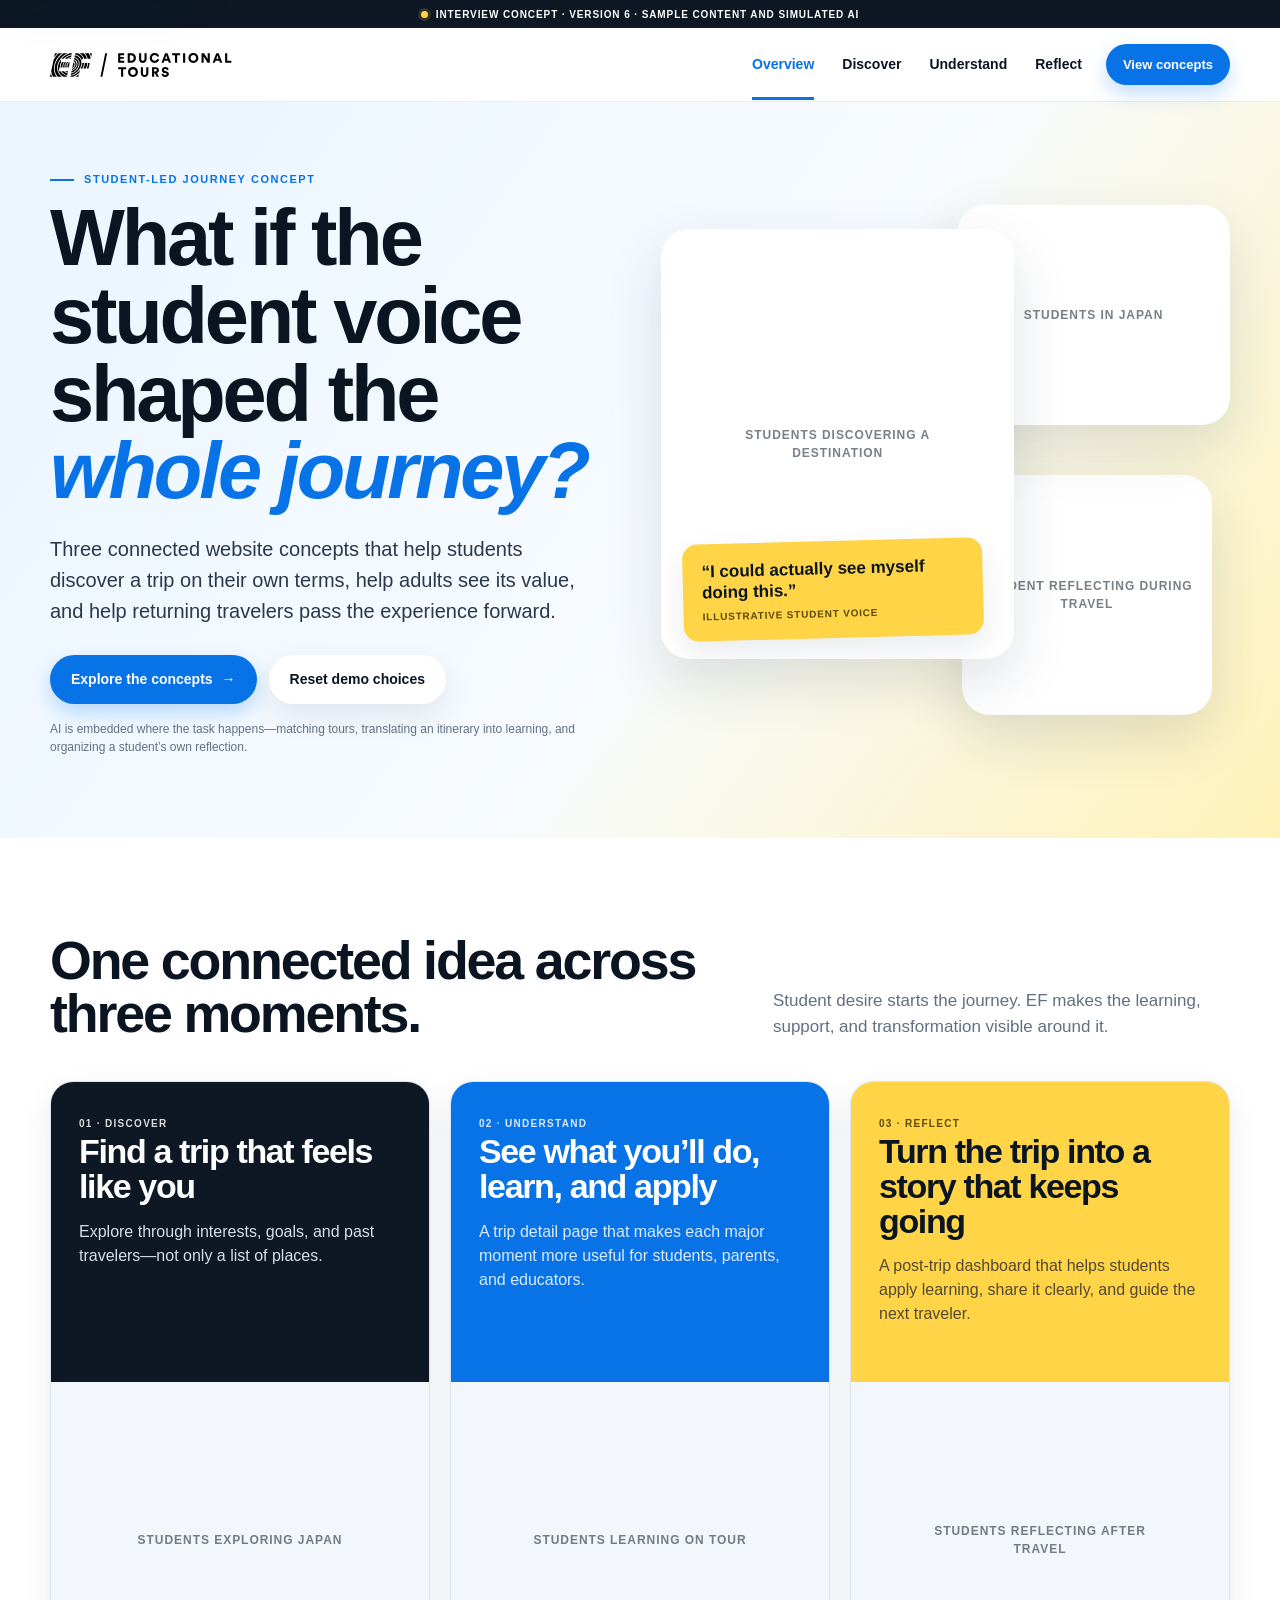
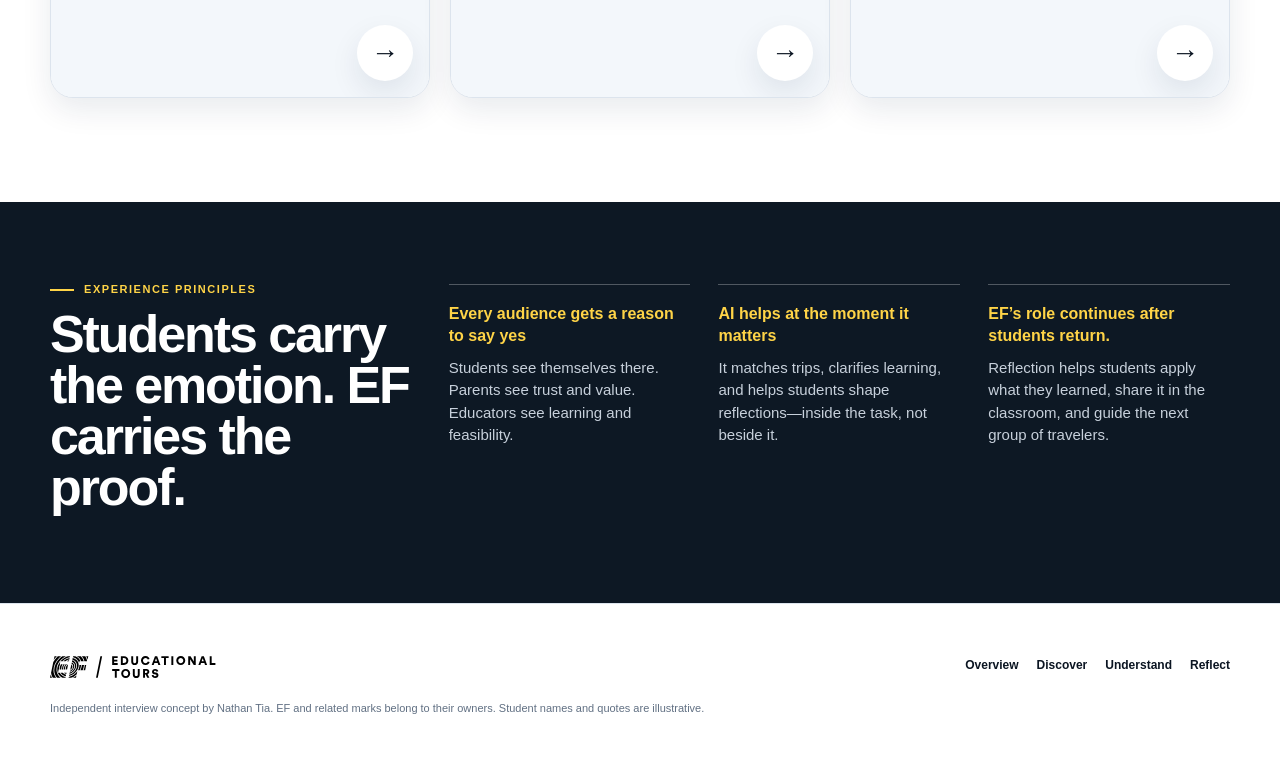
<file: index.html>
<!DOCTYPE html>

<html lang="en">
<head>
<meta charset="utf-8"/>
<meta content="width=device-width, initial-scale=1" name="viewport"/>
<meta content="EF Educational Tours interview concept: student-led trip discovery, visible learning, and useful post-trip reflection." name="description"/>
<title>EF Tours Journey Concepts · Version 6</title>
<link href="styles.css" rel="stylesheet"/>
</head>
<body data-page="overview">
<a class="skip-link" href="#main">Skip to main content</a>
<div class="prototype-ribbon"><span class="dot"></span> Interview concept · Version 6 · Sample content and simulated AI</div>
<header class="site-header">
<div class="header-inner">
<a aria-label="EF Educational Tours concept home" class="brand" href="index.html">
<img alt="EF logo" class="brand-logo" src="ef-logo.svg"/>
</a>
<nav aria-label="Primary navigation" class="primary-nav">
<a aria-current="page" href="index.html">Overview</a>
<a href="explore.html">Discover</a>
<a href="trip.html">Understand</a>
<a href="dashboard.html">Reflect</a>
</nav>
<div class="header-actions">
<a class="btn btn-primary btn-small" href="#concepts">View concepts</a>
<button aria-expanded="false" aria-label="Open navigation" class="menu-button" type="button"><span></span><span></span><span></span></button>
</div>
</div>
</header>
<main id="main">
<section class="wrapper-hero">
<div class="container wrapper-hero-grid">
<div>
<p class="eyebrow">Student-led journey concept</p>
<h1>What if the student voice shaped the <em>whole journey?</em></h1>
<p class="lede">Three connected website concepts that help students discover a trip on their own terms, help adults see its value, and help returning travelers pass the experience forward.</p>
<div class="hero-actions">
<a class="btn btn-primary" href="#concepts">Explore the concepts <span aria-hidden="true">→</span></a>
<button class="btn btn-light" data-reset-profile="" type="button">Reset demo choices</button>
</div>
<p class="small-note">AI is embedded where the task happens—matching tours, translating an itinerary into learning, and organizing a student’s own reflection.</p>
</div>
<div aria-label="Student-led travel moments collage" class="hero-collage">
<figure class="collage-card collage-card-large photo-shell" data-fallback="Students discovering a destination">
<img alt="Students experiencing Tokyo" data-photo="" loading="eager" src="https://images.unsplash.com/photo-1540959733332-eab4deabeeaf?auto=format&amp;fit=crop&amp;w=1600&amp;q=85"/>
<figcaption class="photo-quote photo-quote-dark"><strong>“I could actually see myself doing this.”</strong><span>Illustrative student voice</span></figcaption>
</figure>
<figure class="collage-card collage-card-top photo-shell" data-fallback="Students in Japan">
<img alt="Students in Kyoto" data-photo="" loading="lazy" src="https://images.unsplash.com/photo-1493976040374-85c8e12f0c0e?auto=format&amp;fit=crop&amp;w=1600&amp;q=85"/>
</figure>
<figure class="collage-card collage-card-bottom photo-shell" data-fallback="Student reflecting during travel">
<img alt="Mount Fuji in Japan" data-photo="" loading="lazy" src="https://images.unsplash.com/photo-1490806843957-31f4c9a91c65?auto=format&amp;fit=crop&amp;w=1600&amp;q=85"/>
</figure>
</div>
</div>
</section>
<section class="concept-section" id="concepts">
<div class="container">
<div class="concept-intro reveal">
<h2>One connected idea across three moments.</h2>
<p>Student desire starts the journey. EF makes the learning, support, and transformation visible around it.</p>
</div>
<div class="concept-grid concept-grid-v1">
<a class="concept-card concept-card-v1 is-dark reveal" href="explore.html">
<div class="concept-band">
<span class="concept-number">01 · Discover</span>
<h3>Find a trip that feels like you</h3>
<p>Explore through interests, goals, and past travelers—not only a list of places.</p>
</div>
<div class="concept-photo photo-shell" data-fallback="Students exploring Japan">
<img alt="Student travel experience in Japan" data-photo="" loading="lazy" src="https://images.unsplash.com/photo-1540959733332-eab4deabeeaf?auto=format&amp;fit=crop&amp;w=1600&amp;q=85"/>
<span class="concept-arrow">→</span>
</div>
</a>
<a class="concept-card concept-card-v1 is-blue reveal" href="trip.html">
<div class="concept-band">
<span class="concept-number">02 · Understand</span>
<h3>See what you’ll do, learn, and apply</h3>
<p>A trip detail page that makes each major moment more useful for students, parents, and educators.</p>
</div>
<div class="concept-photo photo-shell" data-fallback="Students learning on tour">
<img alt="Student travel experience in Japan" data-photo="" loading="lazy" src="https://images.unsplash.com/photo-1493976040374-85c8e12f0c0e?auto=format&amp;fit=crop&amp;w=1600&amp;q=85"/>
<span class="concept-arrow">→</span>
</div>
</a>
<a class="concept-card concept-card-v1 is-yellow reveal" href="dashboard.html">
<div class="concept-band">
<span class="concept-number">03 · Reflect</span>
<h3>Turn the trip into a story that keeps going</h3>
<p>A post-trip dashboard that helps students apply learning, share it clearly, and guide the next traveler.</p>
</div>
<div class="concept-photo photo-shell" data-fallback="Students reflecting after travel">
<img alt="Student travel experience in Japan" data-photo="" loading="lazy" src="https://images.unsplash.com/photo-1528360983277-13d401cdc186?auto=format&amp;fit=crop&amp;w=1600&amp;q=85"/>
<span class="concept-arrow">→</span>
</div>
</a>
</div>
</div>
</section>
<section class="principles-band">
<div class="container principles-grid principles-grid-ordered">
<div class="reveal">
<p class="eyebrow light">Experience principles</p>
<h2>Students carry the emotion. EF carries the proof.</h2>
</div>
<div class="principle reveal">
<strong>Every audience gets a reason to say yes</strong>
<p>Students see themselves there. Parents see trust and value. Educators see learning and feasibility.</p>
</div>
<div class="principle reveal">
<strong>AI helps at the moment it matters</strong>
<p>It matches trips, clarifies learning, and helps students shape reflections—inside the task, not beside it.</p>
</div>
<div class="principle reveal">
<strong>EF’s role continues after students return.</strong>
<p>Reflection helps students apply what they learned, share it in the classroom, and guide the next group of travelers.</p>
</div>
</div>
</section>
</main>
<footer class="site-footer">
<div class="container footer-grid">
<div>
<a aria-label="Return to concept home" class="brand" href="index.html"><img alt="EF logo" class="brand-logo" src="ef-logo.svg"/></a>
<p>Independent interview concept by Nathan Tia. EF and related marks belong to their owners. Student names and quotes are illustrative.</p>
</div>
<div class="footer-links"><a href="index.html">Overview</a><a href="explore.html">Discover</a><a href="trip.html">Understand</a><a href="dashboard.html">Reflect</a></div>
</div>
</footer>
<div aria-live="polite" class="toast" role="status"></div>
<script src="app.js"></script>
</body>
</html>
</file>
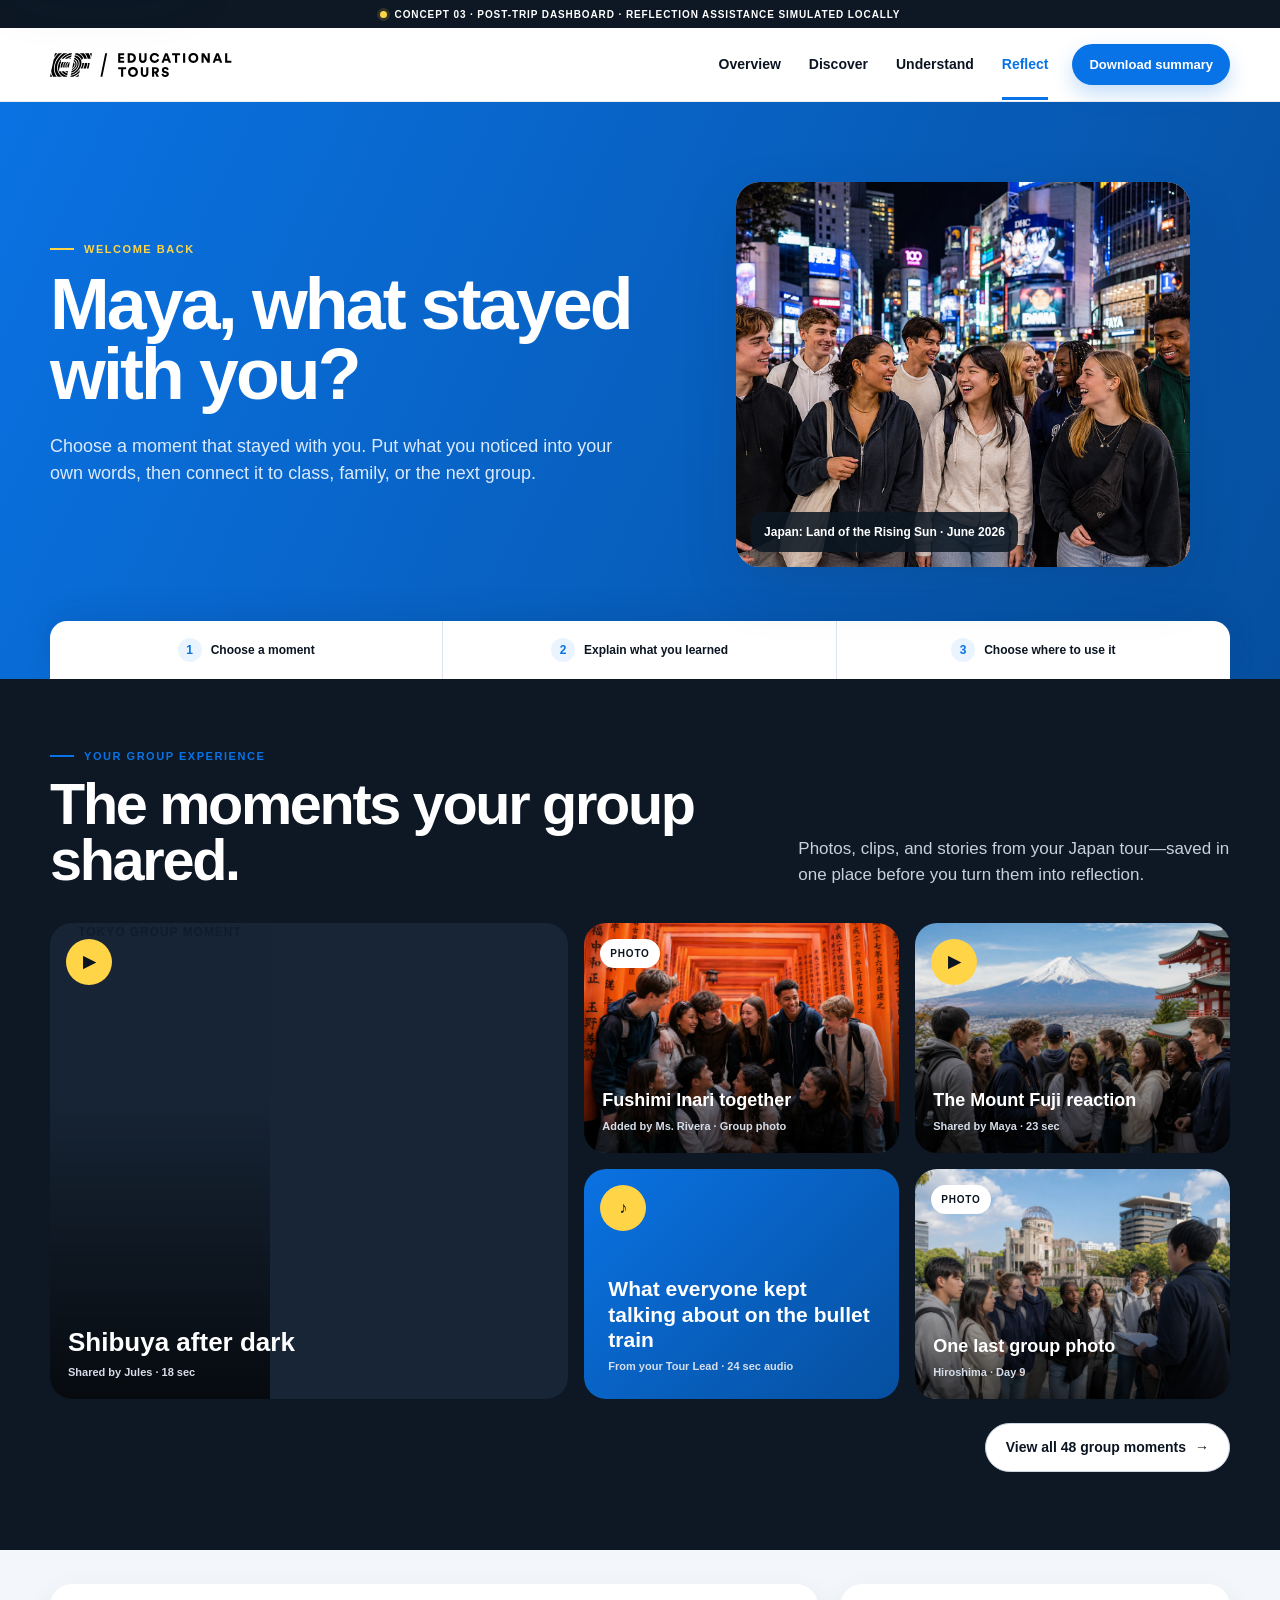
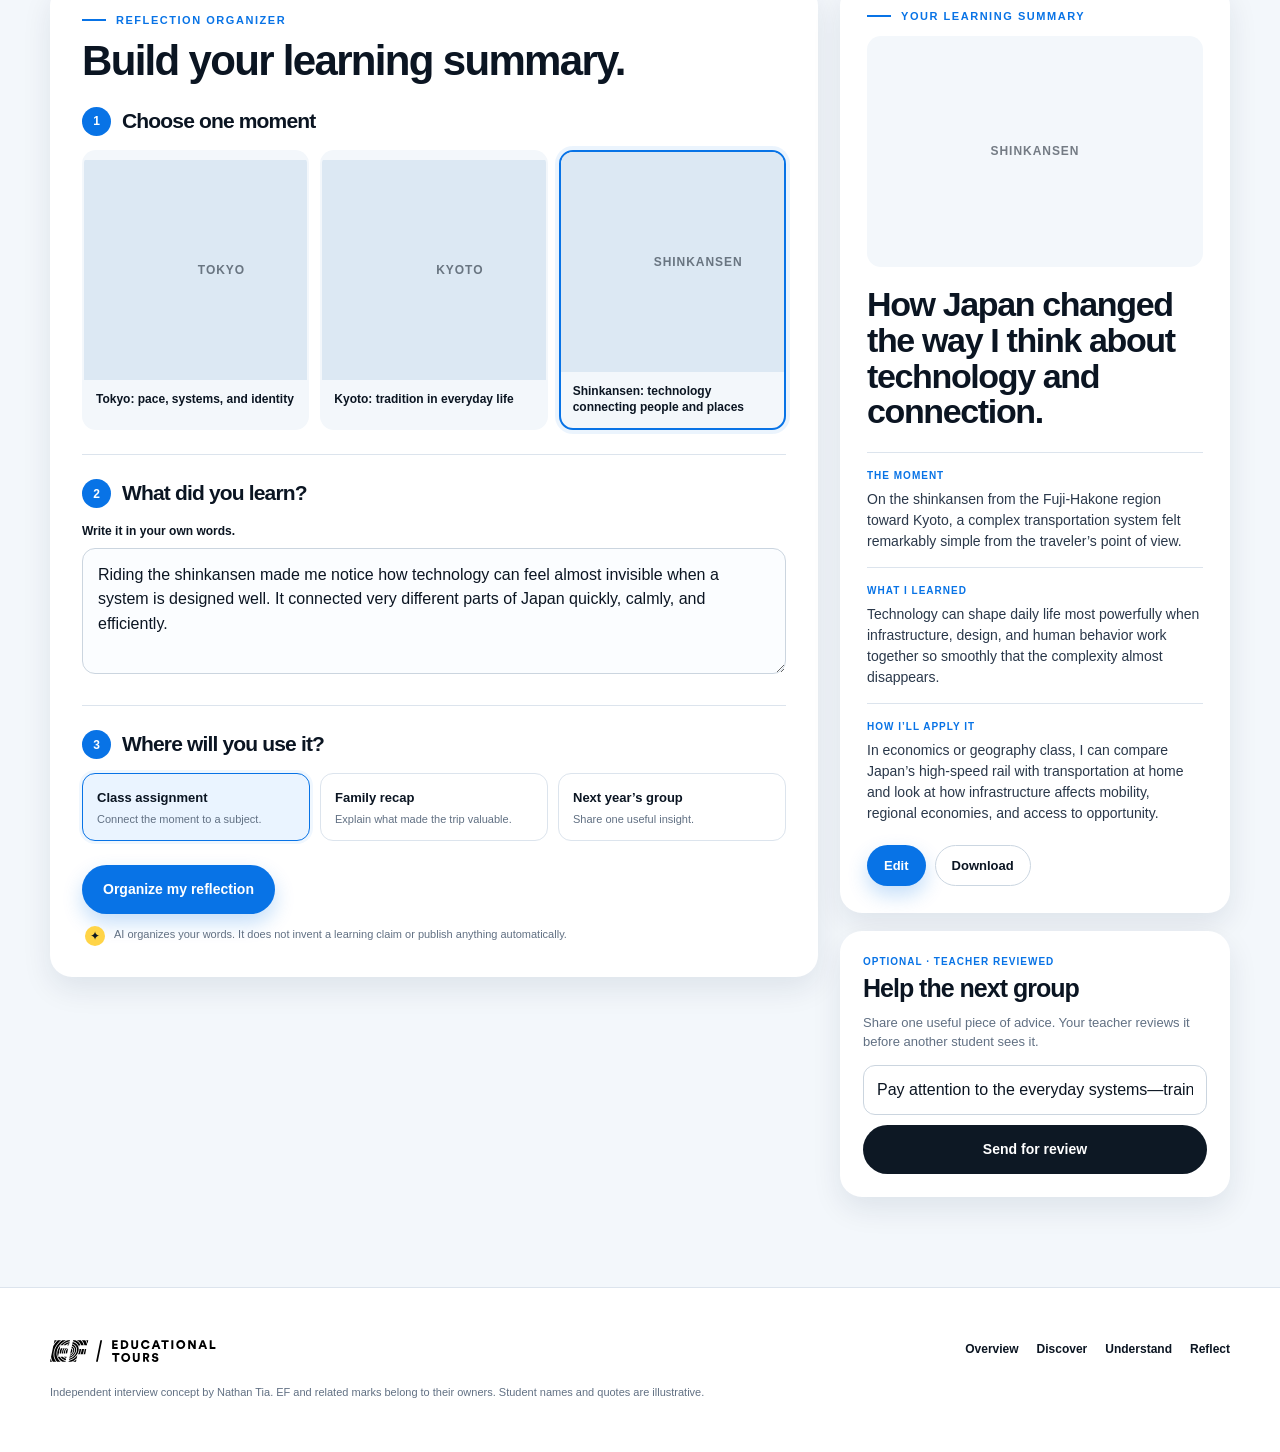
<file: dashboard.html>
<!DOCTYPE html>

<html lang="en">
<head>
<meta charset="utf-8"/>
<meta content="width=device-width, initial-scale=1" name="viewport"/>
<meta content="A focused post-trip EF Tours dashboard that helps students explain what they learned and how they will apply it." name="description"/>
<title>My Learning Summary · EF Tours Concept</title>
<link href="styles.css" rel="stylesheet"/>
</head>
<body data-page="dashboard">
<a class="skip-link" href="#main">Skip to main content</a>
<div class="prototype-ribbon"><span class="dot"></span> Concept 03 · Post-trip dashboard · Reflection assistance simulated locally</div>
<header class="site-header">
<div class="header-inner">
<a aria-label="EF Educational Tours concept home" class="brand" href="index.html"><img alt="EF logo" class="brand-logo" src="ef-logo.svg"/></a>
<nav aria-label="Primary navigation" class="primary-nav">
<a href="index.html">Overview</a>
<a href="explore.html">Discover</a>
<a href="trip.html">Understand</a>
<a aria-current="page" href="dashboard.html">Reflect</a>
</nav>
<div class="header-actions">
<button class="btn btn-primary btn-small" data-demo="A concise learning summary would download here." type="button">Download summary</button>
<button aria-expanded="false" aria-label="Open navigation" class="menu-button" type="button"><span></span><span></span><span></span></button>
</div>
</div>
</header>
<main id="main">
<section class="dashboard-hero">
<div class="container">
<div class="dashboard-hero-card">
<div class="dashboard-hero-copy">
<p class="eyebrow">Welcome Back</p>
<h1>Maya, what stayed with you?</h1>
<p>Choose a moment that stayed with you. Put what you noticed into your own words, then connect it to class, family, or the next group.</p>
</div>
<figure class="dashboard-photo photo-shell" data-fallback="Student travel reflection">
<img alt="Maya and classmates traveling in Japan" data-photo="" loading="eager" src="assets/group-shibuya.png"/>
<figcaption class="dashboard-photo-caption">Japan: Land of the Rising Sun · June 2026</figcaption>
</figure>
</div>
<div aria-label="Three-step reflection process" class="task-progress">
<div><b>1</b>Choose a moment</div>
<div><b>2</b>Explain what you learned</div>
<div><b>3</b>Choose where to use it</div>
</div>
</div>
</section>
<section aria-labelledby="group-experience-title" class="group-experience-section">
<div class="container">
<div class="group-experience-heading reveal">
<div>
<p class="eyebrow">Your group experience</p>
<h2 id="group-experience-title">The moments your group shared.</h2>
</div>
<p>Photos, clips, and stories from your Japan tour—saved in one place before you turn them into reflection.</p>
</div>
<div class="group-experience-grid">
<button class="group-media-card group-media-card-featured photo-shell reveal" data-demo="The Shibuya group video would open here." data-fallback="Tokyo group moment" type="button">
<img alt="Students laughing together in Shibuya at night" data-photo="" loading="lazy" src="https://images.unsplash.com/photo-1540959733332-eab4deabeeaf?auto=format&amp;fit=crop&amp;w=1600&amp;q=85"/>
<span class="group-media-play">▶</span>
<span class="group-media-copy"><strong>Shibuya after dark</strong><small>Shared by Jules · 18 sec</small></span>
</button>
<button class="group-media-card photo-shell reveal" data-demo="The Fushimi Inari group photo would open here." data-fallback="Fushimi Inari group photo" type="button">
<img alt="Student group together at Fushimi Inari" data-photo="" loading="lazy" src="assets/group-fushimi.png"/>
<span class="group-media-type">Photo</span>
<span class="group-media-copy"><strong>Fushimi Inari together</strong><small>Added by Ms. Rivera · Group photo</small></span>
</button>
<button class="group-media-card photo-shell reveal" data-demo="The Mount Fuji reaction clip would open here." data-fallback="Mount Fuji reaction" type="button">
<img alt="Students sharing a Mount Fuji viewpoint" data-photo="" loading="lazy" src="assets/group-fuji.png"/>
<span class="group-media-play">▶</span>
<span class="group-media-copy"><strong>The Mount Fuji reaction</strong><small>Shared by Maya · 23 sec</small></span>
</button>
<button class="group-media-card group-media-card-audio reveal" data-demo="The bullet-train group audio story would play here." type="button">
<span class="group-audio-icon">♪</span>
<span class="group-media-copy"><strong>What everyone kept talking about on the bullet train</strong><small>From your Tour Lead · 24 sec audio</small></span>
</button>
<button class="group-media-card photo-shell reveal" data-demo="The final group photo would open here." data-fallback="Final group photo" type="button">
<img alt="Student group together in Hiroshima" data-photo="" loading="lazy" src="assets/group-hiroshima.png"/>
<span class="group-media-type">Photo</span>
<span class="group-media-copy"><strong>One last group photo</strong><small>Hiroshima · Day 9</small></span>
</button>
</div>
<div class="group-experience-footer reveal">
<button class="btn btn-secondary" data-demo="A private gallery with all 48 shared group moments would open here." type="button">View all 48 group moments <span aria-hidden="true">→</span></button>
</div>
</div>
</section>
<section class="workspace">
<div class="container workspace-grid">
<section aria-labelledby="reflection-title" class="workspace-card reveal">
<p class="eyebrow">Reflection organizer</p>
<h2 id="reflection-title">Build your learning summary.</h2>
<div class="step-block">
<div class="step-title"><span class="step-number">1</span><h3>Choose one moment</h3></div>
<div aria-label="Choose a trip moment" class="moment-grid" role="group">
<button aria-pressed="false" class="moment-card" data-moment="tokyo" type="button">
<figure class="photo-shell" data-fallback="Tokyo"><img alt="Tokyo, Japan" data-photo="" loading="lazy" src="https://images.unsplash.com/photo-1540959733332-eab4deabeeaf?auto=format&amp;fit=crop&amp;w=1600&amp;q=85"/></figure>
<span>Tokyo: pace, systems, and identity</span>
</button>
<button aria-pressed="false" class="moment-card" data-moment="kyoto" type="button">
<figure class="photo-shell" data-fallback="Kyoto"><img alt="Kyoto, Japan" data-photo="" loading="lazy" src="https://images.unsplash.com/photo-1493976040374-85c8e12f0c0e?auto=format&amp;fit=crop&amp;w=1600&amp;q=85"/></figure>
<span>Kyoto: tradition in everyday life</span>
</button>
<button aria-pressed="true" class="moment-card is-selected" data-moment="shinkansen" type="button">
<figure class="photo-shell" data-fallback="Shinkansen"><img alt="Japan shinkansen and Mount Fuji" data-photo="" loading="lazy" src="https://images.unsplash.com/photo-1490806843957-31f4c9a91c65?auto=format&amp;fit=crop&amp;w=1600&amp;q=85"/></figure>
<span>Shinkansen: technology connecting people and places</span>
</button>
</div>
</div>
<div class="step-block">
<div class="step-title"><span class="step-number">2</span><h3>What did you learn?</h3></div>
<label class="textarea-label" for="learning-input">Write it in your own words.</label>
<textarea id="learning-input">Riding the shinkansen made me notice how technology can feel almost invisible when a system is designed well. It connected very different parts of Japan quickly, calmly, and efficiently.</textarea>
</div>
<div class="step-block">
<div class="step-title"><span class="step-number">3</span><h3>Where will you use it?</h3></div>
<div aria-label="Choose how to use the reflection" class="use-grid" role="group">
<button aria-pressed="true" class="use-card is-selected" data-use="classroom" type="button"><strong>Class assignment</strong><span>Connect the moment to a subject.</span></button>
<button aria-pressed="false" class="use-card" data-use="family" type="button"><strong>Family recap</strong><span>Explain what made the trip valuable.</span></button>
<button aria-pressed="false" class="use-card" data-use="traveler" type="button"><strong>Next year’s group</strong><span>Share one useful insight.</span></button>
</div>
</div>
<button class="btn btn-primary" id="organize-reflection" type="button">Organize my reflection</button>
<p class="ai-inline-note"><span class="ai-spark">✦</span><span>AI organizes your words. It does not invent a learning claim or publish anything automatically.</span></p>
</section>
<aside>
<article aria-live="polite" class="draft-card reveal">
<p class="eyebrow">Your learning summary</p>
<div class="draft-photo photo-shell" data-fallback="Shinkansen"><img alt="Japan rail journey near Mount Fuji" data-photo="" id="draft-photo" src="https://images.unsplash.com/photo-1490806843957-31f4c9a91c65?auto=format&amp;fit=crop&amp;w=1600&amp;q=85"/></div>
<h2 id="draft-title">How Japan changed the way I think about technology and connection.</h2>
<div class="draft-block"><span>The moment</span><p id="draft-experience">On the shinkansen from the Fuji-Hakone region toward Kyoto, a complex transportation system felt remarkably simple from the traveler’s point of view.</p></div>
<div class="draft-block"><span>What I learned</span><p id="draft-learning">Technology can shape daily life most powerfully when infrastructure, design, and human behavior work together so smoothly that the complexity almost disappears.</p></div>
<div class="draft-block"><span>How I’ll apply it</span><p id="draft-application">In economics or geography class, I can compare Japan’s high-speed rail with transportation at home and look at how infrastructure affects mobility, regional economies, and access to opportunity.</p></div>
<div class="draft-actions">
<button class="btn btn-primary btn-small" data-demo="The summary would open in an editable state." type="button">Edit</button>
<button class="btn btn-secondary btn-small" data-demo="A concise learning summary would download here." type="button">Download</button>
</div>
</article>
<section aria-labelledby="pass-title" class="pass-card reveal">
<p class="mini">Optional · teacher reviewed</p>
<h3 id="pass-title">Help the next group</h3>
<p>Share one useful piece of advice. Your teacher reviews it before another student sees it.</p>
<div class="pass-row">
<input aria-label="Tip for future travelers" id="traveler-tip" type="text" value="Pay attention to the everyday systems—trains, stations, stores, and routines. They teach you as much about Japan as the landmarks do."/>
<button class="btn btn-dark" id="send-tip" type="button">Send for review</button>
</div>
</section>
</aside>
</div>
</section>
</main>
<footer class="site-footer">
<div class="container footer-grid">
<div>
<a class="brand" href="index.html"><img alt="EF logo" class="brand-logo" src="ef-logo.svg"/></a>
<p>Independent interview concept by Nathan Tia. EF and related marks belong to their owners. Student names and quotes are illustrative.</p>
</div>
<div class="footer-links"><a href="index.html">Overview</a><a href="explore.html">Discover</a><a href="trip.html">Understand</a><a href="dashboard.html">Reflect</a></div>
</div>
</footer>
<div aria-live="polite" class="toast" role="status"></div>
<script src="app.js"></script>
</body>
</html>
</file>
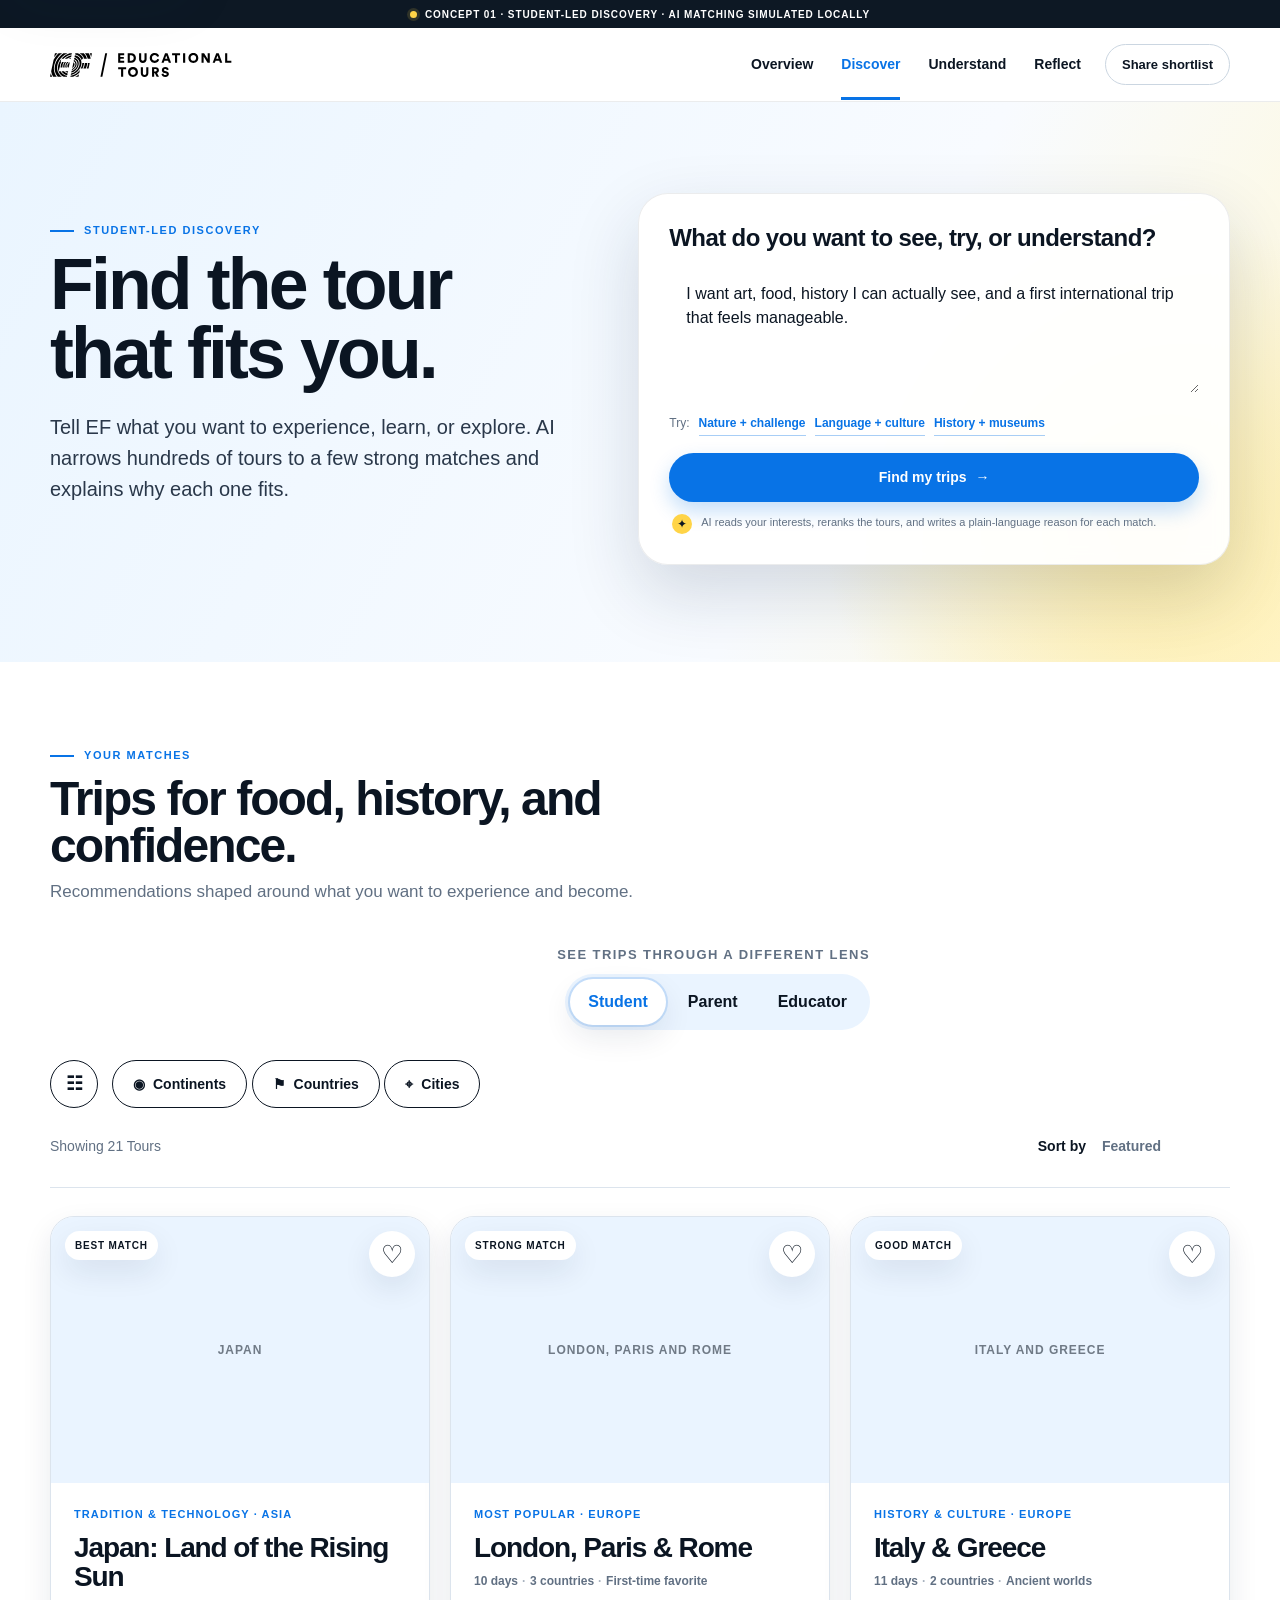
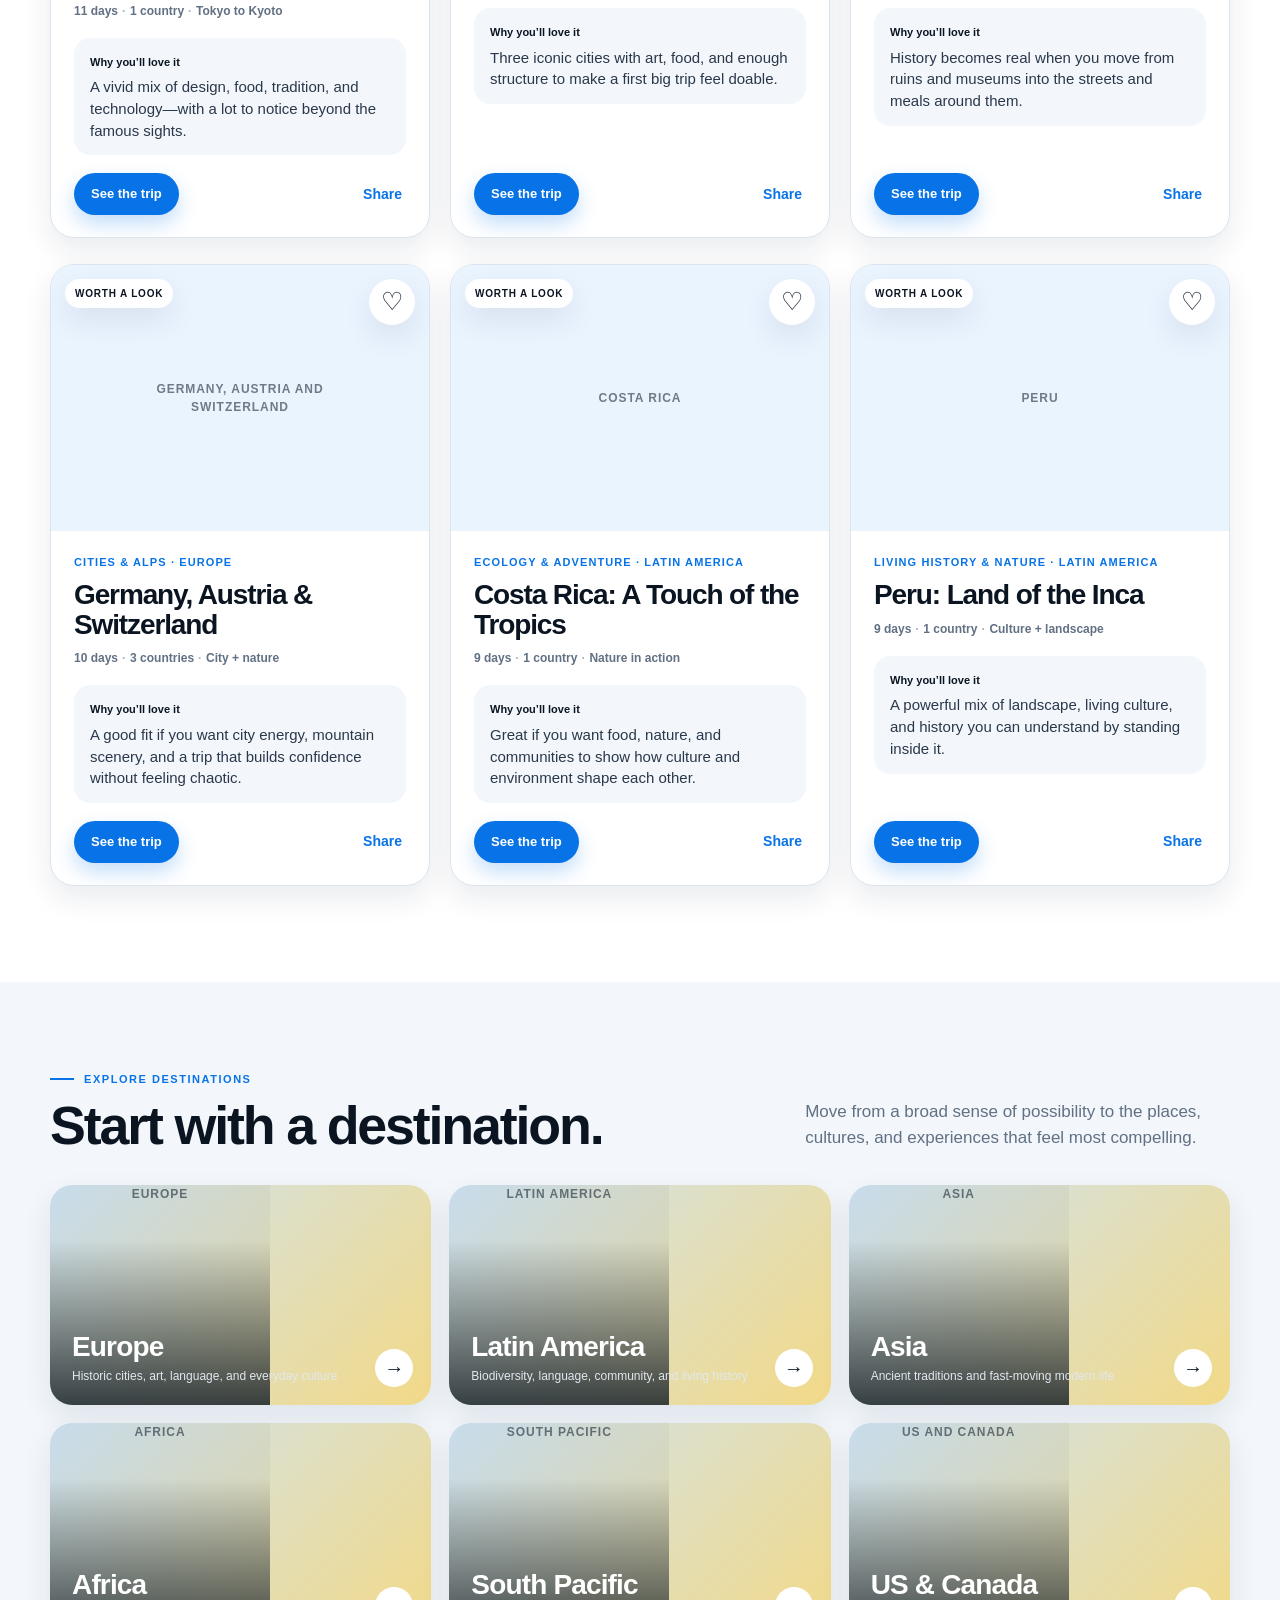
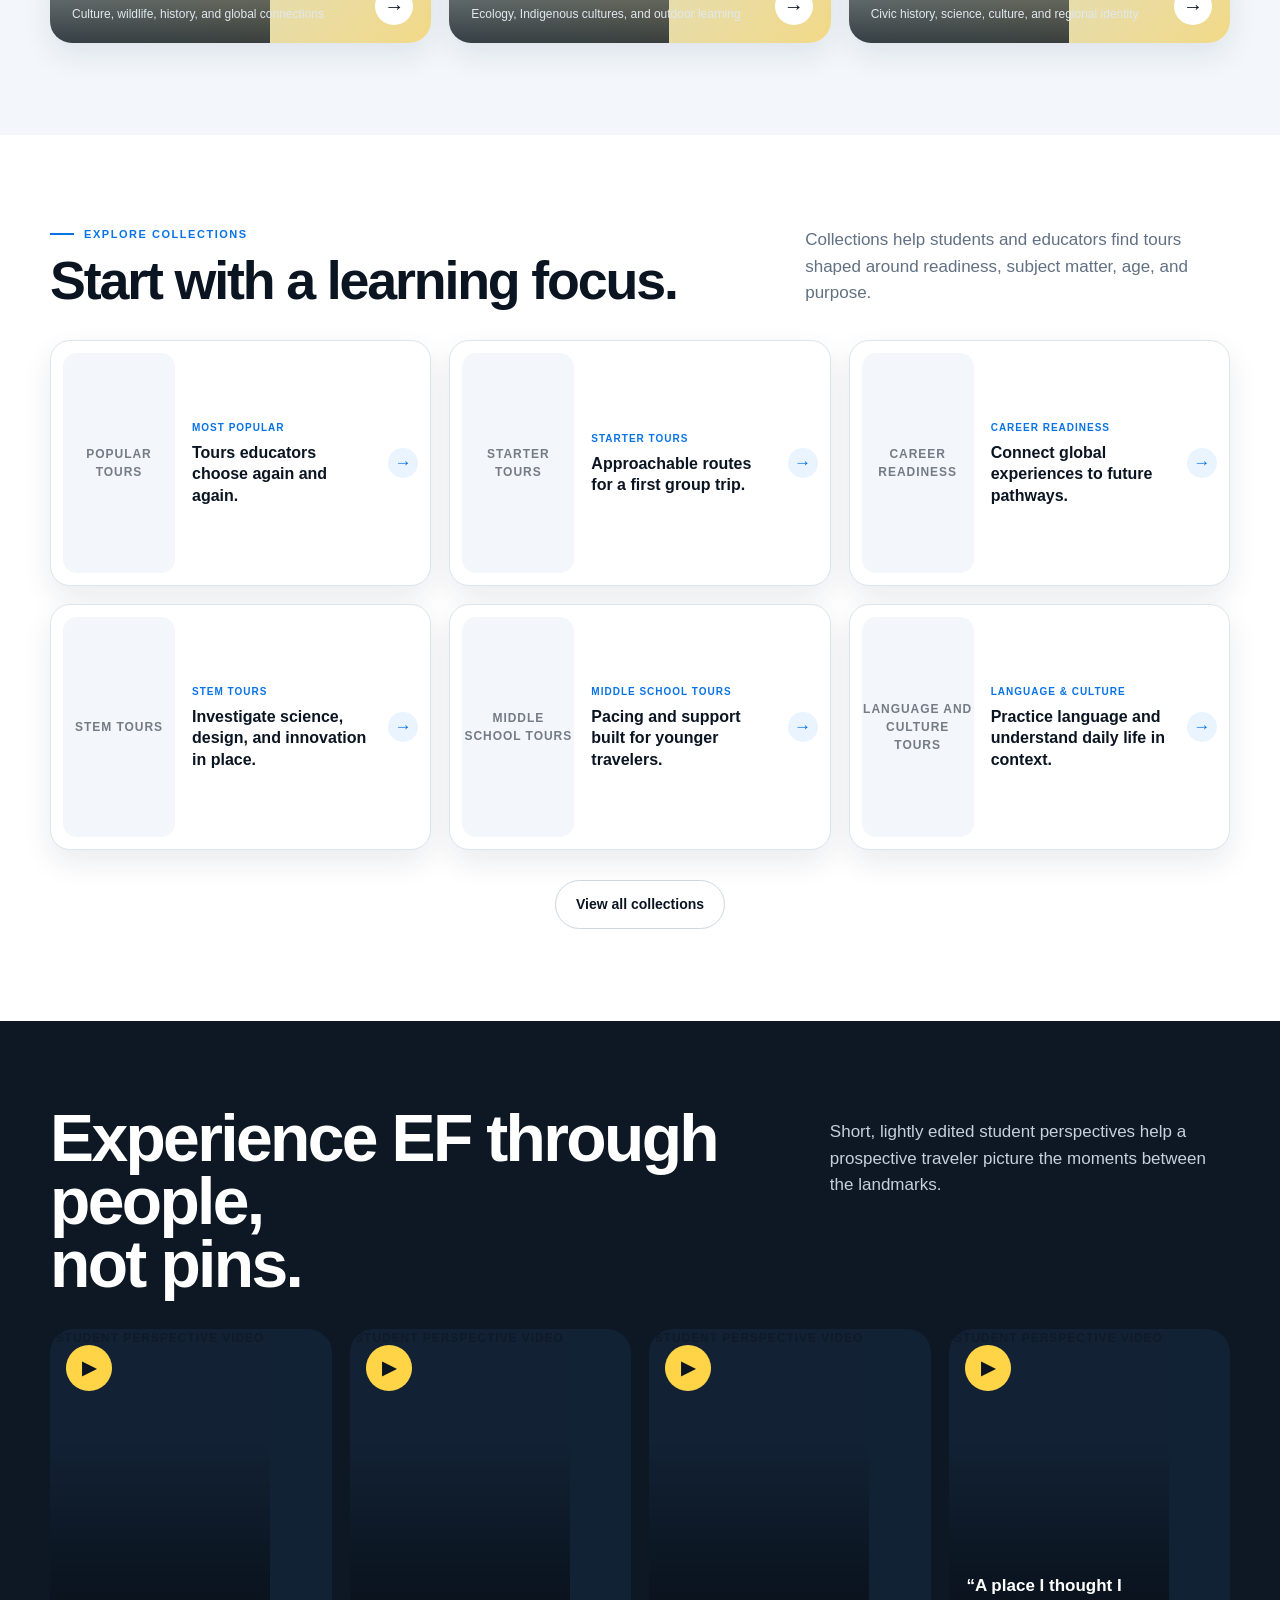
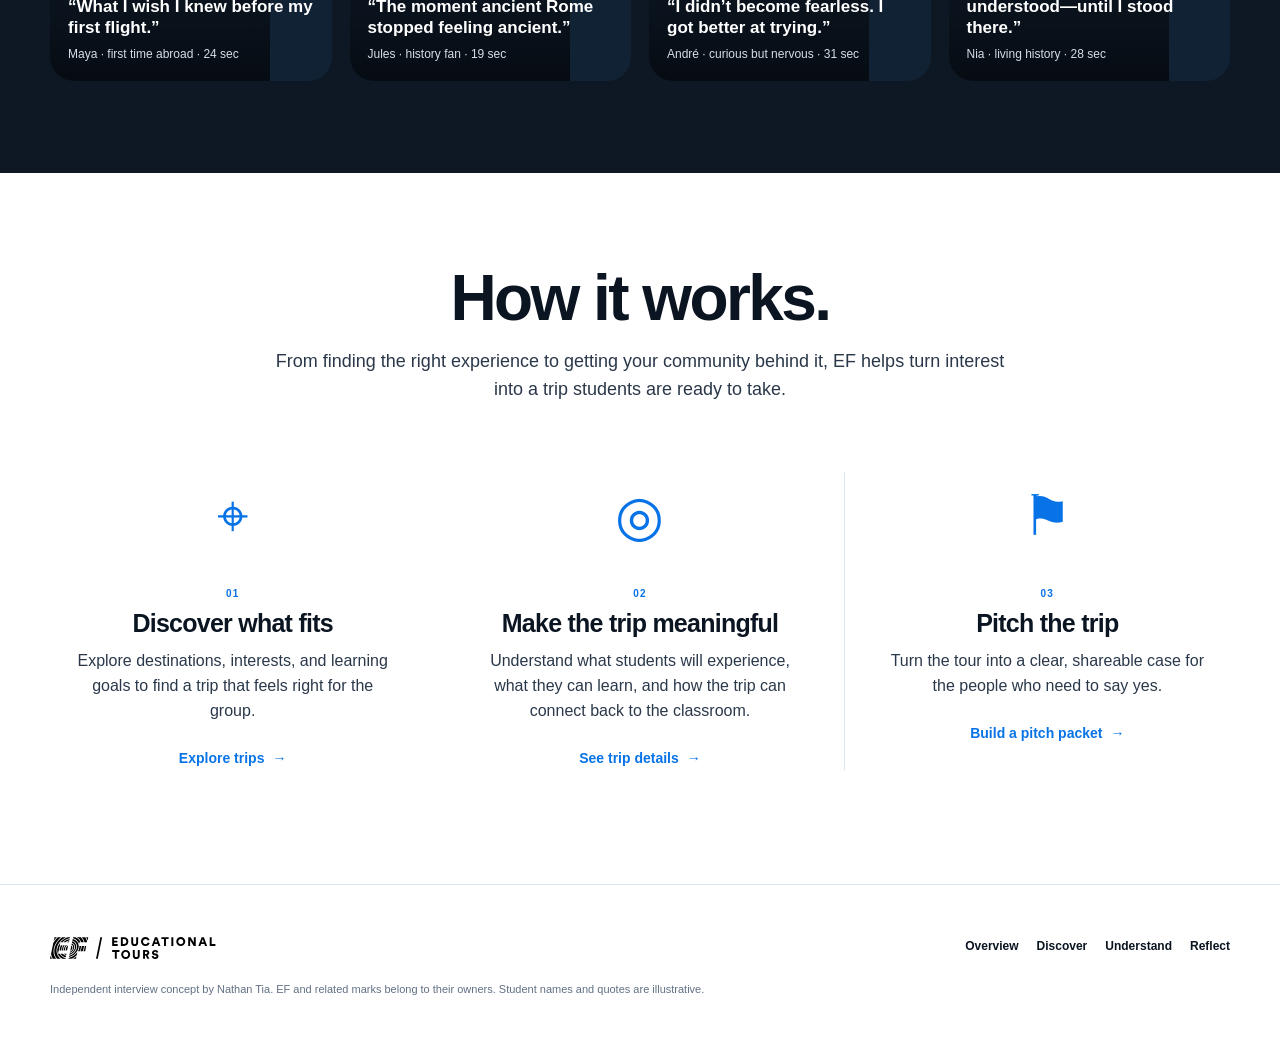
<file: explore-github.html>
<!DOCTYPE html>

<html lang="en">
<head>
<meta charset="utf-8"/>
<meta content="width=device-width, initial-scale=1" name="viewport"/>
<meta content="An AI-assisted EF Tours discovery concept led by student interests and traveler voice." name="description"/>
<title>Discover Trips · EF Tours Concept</title>
<link href="styles.css" rel="stylesheet"/>
<style id="v7-page-styles">.smart-search-hero .search-question{font-size:24px;line-height:1.15;letter-spacing:-.025em;margin-bottom:14px;color:var(--ink)}.trip-toolbar{display:grid;gap:22px;margin:0 0 28px;padding:0 0 24px;border-bottom:1px solid var(--line)}.trip-toolbar-left{display:flex;align-items:center;gap:14px;flex-wrap:wrap}.filter-icon-button,.filter-pill{border:1.5px solid var(--ink);background:#fff;color:var(--ink);height:48px;border-radius:999px;display:inline-flex;align-items:center;justify-content:center;gap:8px;font-weight:800;cursor:pointer}.filter-icon-button{width:48px;font-size:19px}.filter-pill{padding:0 20px;font-size:14px}.filter-pill:hover,.filter-pill.is-active{background:var(--ink);color:#fff}.trip-toolbar-meta{display:flex;align-items:center;justify-content:space-between;gap:18px;color:var(--muted)}.tour-count{font-size:14px}.sort-control{display:flex;align-items:center;gap:10px;color:var(--ink);font-size:14px;font-weight:800}.sort-control select{border:0;background:#fff;color:var(--muted);padding:6px}.trip-card-rich .trip-card-copy{padding-bottom:22px}.story-strip-heading h2{max-width:880px}.how-section{padding:94px 0 104px;background:#fff}.how-heading{text-align:center;max-width:900px;margin:0 auto 58px}.how-heading h2{font-size:64px;margin-bottom:18px}.how-heading p{font-size:18px;line-height:1.55;color:var(--ink-2);margin:0 auto;max-width:760px}.how-grid{display:grid;grid-template-columns:repeat(3,1fr);gap:42px}.how-card{text-align:center;padding:6px 24px 10px}.how-icon{width:96px;height:96px;margin:0 auto 22px;display:grid;place-items:center;color:var(--blue);font-size:56px}.how-step{display:block;color:var(--blue);font-size:10px;font-weight:900;letter-spacing:.12em;text-transform:uppercase;margin-bottom:10px}.how-card h3{font-size:25px;margin-bottom:14px}.how-card p{font-size:16px;line-height:1.55;color:var(--ink-2);margin:0 auto 22px;max-width:360px}.how-link{display:inline-flex;align-items:center;gap:8px;font-size:14px;font-weight:900;color:var(--blue)}@media(max-width:820px){.trip-toolbar-meta{align-items:flex-start;flex-direction:column}.how-grid{grid-template-columns:1fr;gap:46px}.how-heading h2{font-size:48px}}@media(max-width:560px){.smart-search-hero .search-question{font-size:21px}.filter-pills{display:flex;gap:8px;overflow-x:auto;width:100%}.filter-pill{flex:0 0 auto}.how-section{padding:72px 0}}</style></head>
<body data-page="explore">
<a class="skip-link" href="#main">Skip to main content</a>
<div class="prototype-ribbon"><span class="dot"></span> Concept 01 · Student-led discovery · AI matching simulated locally</div>
<header class="site-header">
<div class="header-inner">
<a aria-label="EF Educational Tours concept home" class="brand" href="index.html"><img alt="EF logo" class="brand-logo" src="ef-logo.svg"/></a>
<nav aria-label="Primary navigation" class="primary-nav">
<a href="index.html">Overview</a>
<a aria-current="page" href="explore.html">Discover</a>
<a href="trip.html">Understand</a>
<a href="dashboard.html">Reflect</a>
</nav>
<div class="header-actions">
<button class="btn btn-secondary btn-small" data-demo="A private shortlist link would be ready to share with a parent or educator." type="button">Share shortlist</button>
<button aria-expanded="false" aria-label="Open navigation" class="menu-button" type="button"><span></span><span></span><span></span></button>
</div>
</div>
</header>
<main id="main">
<section class="explore-hero">
<div class="container explore-hero-grid is-search-right">
<div class="explore-copy">
<p class="eyebrow">Student-led discovery</p>
<h1>Find the tour that fits you.</h1>
<p class="lede">Tell EF what you want to experience, learn, or explore. AI narrows hundreds of tours to a few strong matches and explains why each one fits.</p>
</div>
<div class="search-panel">
<form class="smart-search smart-search-hero" id="smart-search">

<label class="search-question" for="trip-prompt">What do you want to see, try, or understand?</label>
<textarea id="trip-prompt" name="trip-prompt" rows="4">I want art, food, history I can actually see, and a first international trip that feels manageable.</textarea>
<div aria-label="Example searches" class="prompt-examples">
<span>Try:</span>
<button data-prompt="I want wildlife, nature, and a trip that pushes me a little." type="button">Nature + challenge</button>
<button data-prompt="I want to practice another language and understand everyday culture." type="button">Language + culture</button>
<button data-prompt="I want history, museums, and places that will help class make more sense." type="button">History + museums</button>
</div>
<button class="btn btn-primary btn-full" type="submit">Find my trips <span aria-hidden="true">→</span></button>
<p class="ai-inline-note"><span class="ai-spark">✦</span><span>AI reads your interests, reranks the tours, and writes a plain-language reason for each match.</span></p>
</form>
</div>
</div>
</section>
<section class="results-section" id="results">
<div class="container">
<div class="results-heading results-heading-audience">
<div>
<p class="eyebrow">Your matches</p>
<h2 data-results-title="">Trips for food, history, and confidence.</h2>
<p class="results-summary" data-results-summary="">Recommendations shaped around what you want to experience and become.</p>
</div>
<div aria-label="See trips through a different lens" class="audience-switcher">
<p>See trips through a different lens</p>
<div aria-label="Audience selector" class="audience-tabs" role="tablist">
<button aria-selected="true" class="audience-tab is-active" data-audience="student" role="tab" type="button">Student</button>
<button aria-selected="false" class="audience-tab" data-audience="parent" role="tab" type="button">Parent</button>
<button aria-selected="false" class="audience-tab" data-audience="educator" role="tab" type="button">Educator</button>
</div>
</div>
</div>

<div aria-label="Trip filters and sorting" class="trip-toolbar">
<div class="trip-toolbar-left">
<button aria-label="Open filters" class="filter-icon-button" data-demo="Additional trip filters would open here." type="button">☷</button>
<div aria-label="Quick filters" class="filter-pills" role="group">
<button class="filter-pill" data-filter="continents" type="button">◉ <span>Continents</span></button>
<button class="filter-pill" data-filter="countries" type="button">⚑ <span>Countries</span></button>
<button class="filter-pill" data-filter="cities" type="button">⌖ <span>Cities</span></button>
</div>
</div>
<div class="trip-toolbar-meta">
<span class="tour-count">Showing 21 Tours</span>
<label class="sort-control">Sort by
      <select aria-label="Sort trips" id="trip-sort">
<option value="featured">Featured</option>
<option value="duration-short">Duration: shortest</option>
<option value="duration-long">Duration: longest</option>
<option value="az">A–Z</option>
</select>
</label>
</div>
</div>
<div class="trip-grid trip-grid-cards" id="trip-grid">
<article class="trip-card trip-card-rich" data-trip="lpr">
<div class="trip-card-image photo-shell" data-fallback="London, Paris and Rome">
<img alt="Student group visiting London, Paris, and Rome" data-photo="" loading="lazy" src="https://a-us.storyblok.com/f/1021279/1440x757/25f35d28a8/group-photo.png/m/1600x840/filters%3Aquality%2870%29"/>
<span class="match-badge">Best match</span><button aria-label="Save London, Paris and Rome" aria-pressed="false" class="save-heart" type="button">♡</button>
</div>
<div class="trip-card-copy">
<p class="trip-kicker">Most popular · Europe</p><h3>London, Paris &amp; Rome</h3>
<p class="trip-meta">10 days <span>3 countries</span> <span>First-time favorite</span></p>
<div class="why-box"><span>Why you’ll love it</span><p data-why=""></p></div>

<div class="card-footer"><a class="btn btn-primary btn-small" href="trip.html">See the trip</a><button class="share-link" data-demo="A private trip link would be ready to share." type="button">Share</button></div>
</div>
</article>
<article class="trip-card trip-card-rich" data-trip="ig">
<div class="trip-card-image photo-shell" data-fallback="Italy and Greece">
<img alt="The Colosseum in Rome" data-photo="" loading="lazy" src="https://images.unsplash.com/photo-1552832230-c0197dd311b5?auto=format&amp;fit=crop&amp;w=1600&amp;q=85"/>
<span class="match-badge">Strong match</span><button aria-label="Save Italy and Greece" aria-pressed="false" class="save-heart" type="button">♡</button>
</div>
<div class="trip-card-copy">
<p class="trip-kicker">History &amp; culture · Europe</p><h3>Italy &amp; Greece</h3>
<p class="trip-meta">11 days <span>2 countries</span> <span>Ancient worlds</span></p>
<div class="why-box"><span>Why you’ll love it</span><p data-why=""></p></div>

<div class="card-footer"><button class="btn btn-primary btn-small" data-demo="This prototype includes one fully designed trip detail page." type="button">See the trip</button><button class="share-link" data-demo="A private trip link would be ready to share." type="button">Share</button></div>
</div>
</article>
<article class="trip-card trip-card-rich" data-trip="gas">
<div class="trip-card-image photo-shell" data-fallback="Germany, Austria and Switzerland">
<img alt="Students walking in a European city garden" data-photo="" loading="lazy" src="https://a-us.storyblok.com/f/1015795/1172x750/8e72572652/destinations-europe-hub-munich.png"/>
<span class="match-badge">Worth a look</span><button aria-label="Save Germany, Austria and Switzerland" aria-pressed="false" class="save-heart" type="button">♡</button>
</div>
<div class="trip-card-copy">
<p class="trip-kicker">Cities &amp; Alps · Europe</p><h3>Germany, Austria &amp; Switzerland</h3>
<p class="trip-meta">10 days <span>3 countries</span> <span>City + nature</span></p>
<div class="why-box"><span>Why you’ll love it</span><p data-why=""></p></div>

<div class="card-footer"><button class="btn btn-primary btn-small" data-demo="This prototype includes one fully designed trip detail page." type="button">See the trip</button><button class="share-link" data-demo="A private trip link would be ready to share." type="button">Share</button></div>
</div>
</article>
<article class="trip-card trip-card-rich" data-trip="japan">
<div class="trip-card-image photo-shell" data-fallback="Japan">
<img alt="Tokyo city lights in Japan" data-photo="" loading="lazy" src="https://images.unsplash.com/photo-1540959733332-eab4deabeeaf?auto=format&amp;fit=crop&amp;w=1600&amp;q=85"/>
<span class="match-badge">Worth a look</span><button aria-label="Save Japan Land of the Rising Sun" aria-pressed="false" class="save-heart" type="button">♡</button>
</div>
<div class="trip-card-copy">
<p class="trip-kicker">Tradition &amp; technology · Asia</p><h3>Japan: Land of the Rising Sun</h3>
<p class="trip-meta">11 days <span>1 country</span> <span>Tokyo to Kyoto</span></p>
<div class="why-box"><span>Why you’ll love it</span><p data-why=""></p></div>

<div class="card-footer"><button class="btn btn-primary btn-small" data-demo="This prototype includes one fully designed trip detail page." type="button">See the trip</button><button class="share-link" data-demo="A private trip link would be ready to share." type="button">Share</button></div>
</div>
</article>
<article class="trip-card trip-card-rich" data-trip="costa">
<div class="trip-card-image photo-shell" data-fallback="Costa Rica">
<img alt="Lush tropical rainforest in Costa Rica" data-photo="" loading="lazy" src="https://images.unsplash.com/photo-1516026672322-bc52d61a55d5?auto=format&amp;fit=crop&amp;w=1600&amp;q=85"/>
<span class="match-badge">Worth a look</span><button aria-label="Save Costa Rica A Touch of the Tropics" aria-pressed="false" class="save-heart" type="button">♡</button>
</div>
<div class="trip-card-copy">
<p class="trip-kicker">Ecology &amp; adventure · Latin America</p><h3>Costa Rica: A Touch of the Tropics</h3>
<p class="trip-meta">9 days <span>1 country</span> <span>Nature in action</span></p>
<div class="why-box"><span>Why you’ll love it</span><p data-why=""></p></div>

<div class="card-footer"><button class="btn btn-primary btn-small" data-demo="This prototype includes one fully designed trip detail page." type="button">See the trip</button><button class="share-link" data-demo="A private trip link would be ready to share." type="button">Share</button></div>
</div>
</article>
<article class="trip-card trip-card-rich" data-trip="peru">
<div class="trip-card-image photo-shell" data-fallback="Peru">
<img alt="Machu Picchu in Peru" data-photo="" loading="lazy" src="https://images.unsplash.com/photo-1526392060635-9d6019884377?auto=format&amp;fit=crop&amp;w=1600&amp;q=85"/>
<span class="match-badge">Worth a look</span><button aria-label="Save Peru Land of the Inca" aria-pressed="false" class="save-heart" type="button">♡</button>
</div>
<div class="trip-card-copy">
<p class="trip-kicker">Living history &amp; nature · Latin America</p><h3>Peru: Land of the Inca</h3>
<p class="trip-meta">9 days <span>1 country</span> <span>Culture + landscape</span></p>
<div class="why-box"><span>Why you’ll love it</span><p data-why=""></p></div>

<div class="card-footer"><button class="btn btn-primary btn-small" data-demo="This prototype includes one fully designed trip detail page." type="button">See the trip</button><button class="share-link" data-demo="A private trip link would be ready to share." type="button">Share</button></div>
</div>
</article>
</div>
</div>
</section>
<section class="browse-section browse-destinations">
<div class="container">
<div class="browse-heading">
<div><p class="eyebrow">Explore destinations</p><h2>Start with a destination.</h2></div>
<p>Move from a broad sense of possibility to the places, cultures, and experiences that feel most compelling.</p>
</div>
<div class="region-grid">
<a class="region-card photo-shell" data-demo="Europe destination results would open here." data-fallback="Europe" href="#"><img alt="Paris in Europe" data-photo="" loading="lazy" src="https://images.unsplash.com/photo-1502602898657-3e91760cbb34?auto=format&amp;fit=crop&amp;w=1200&amp;q=80"/><span><strong>Europe</strong><small>Historic cities, art, language, and everyday culture</small></span><b>→</b></a>
<a class="region-card photo-shell" data-demo="Latin America destination results would open here." data-fallback="Latin America" href="#"><img alt="Machu Picchu in Latin America" data-photo="" loading="lazy" src="https://images.unsplash.com/photo-1526392060635-9d6019884377?auto=format&amp;fit=crop&amp;w=1200&amp;q=80"/><span><strong>Latin America</strong><small>Biodiversity, language, community, and living history</small></span><b>→</b></a>
<a class="region-card photo-shell" data-demo="Asia destination results would open here." data-fallback="Asia" href="#"><img alt="Tokyo in Asia" data-photo="" loading="lazy" src="https://images.unsplash.com/photo-1540959733332-eab4deabeeaf?auto=format&amp;fit=crop&amp;w=1200&amp;q=80"/><span><strong>Asia</strong><small>Ancient traditions and fast-moving modern life</small></span><b>→</b></a>
<a class="region-card photo-shell" data-demo="Africa destination results would open here." data-fallback="Africa" href="#"><img alt="Wildlife landscape in Africa" data-photo="" loading="lazy" src="https://images.unsplash.com/photo-1516426122078-c23e76319801?auto=format&amp;fit=crop&amp;w=1200&amp;q=80"/><span><strong>Africa</strong><small>Culture, wildlife, history, and global connections</small></span><b>→</b></a>
<a class="region-card photo-shell" data-demo="South Pacific destination results would open here." data-fallback="South Pacific" href="#"><img alt="Mountain landscape in the South Pacific" data-photo="" loading="lazy" src="https://images.unsplash.com/photo-1469521669194-babb45599def?auto=format&amp;fit=crop&amp;w=1200&amp;q=80"/><span><strong>South Pacific</strong><small>Ecology, Indigenous cultures, and outdoor learning</small></span><b>→</b></a>
<a class="region-card photo-shell" data-demo="US and Canada destination results would open here." data-fallback="US and Canada" href="#"><img alt="North American mountain landscape" data-photo="" loading="lazy" src="https://images.unsplash.com/photo-1500530855697-b586d89ba3ee?auto=format&amp;fit=crop&amp;w=1200&amp;q=80"/><span><strong>US &amp; Canada</strong><small>Civic history, science, culture, and regional identity</small></span><b>→</b></a>
</div>
</div>
</section>
<section class="browse-section collection-section">
<div class="container">
<div class="browse-heading">
<div><p class="eyebrow">Explore collections</p><h2>Start with a learning focus.</h2></div>
<p>Collections help students and educators find tours shaped around readiness, subject matter, age, and purpose.</p>
</div>
<div class="collection-grid">
<a class="collection-card" data-demo="Most Popular tours would open here." href="#"><figure class="photo-shell" data-fallback="Popular tours"><img alt="Students on a popular EF tour" data-photo="" loading="lazy" src="https://a-us.storyblok.com/f/1021279/1440x757/25f35d28a8/group-photo.png/m/1200x630/filters%3Aquality%2870%29"/></figure><div><span>Most Popular</span><strong>Tours educators choose again and again.</strong></div><b>→</b></a>
<a class="collection-card" data-demo="Starter Tours would open here." href="#"><figure class="photo-shell" data-fallback="Starter tours"><img alt="Students on a first international trip" data-photo="" loading="lazy" src="https://a.storyblok.com/f/336931/2880x1270/c6263908ac/travel-philosophy-hero-desk.jpg/m/1600x706/filters%3Ablur%280%29"/></figure><div><span>Starter Tours</span><strong>Approachable routes for a first group trip.</strong></div><b>→</b></a>
<a class="collection-card" data-demo="Career Readiness tours would open here." href="#"><figure class="photo-shell" data-fallback="Career readiness"><img alt="Students learning together" data-photo="" loading="lazy" src="https://images.unsplash.com/photo-1524178232363-1fb2b075b655?auto=format&amp;fit=crop&amp;w=1000&amp;q=80"/></figure><div><span>Career Readiness</span><strong>Connect global experiences to future pathways.</strong></div><b>→</b></a>
<a class="collection-card" data-demo="STEM tours would open here." href="#"><figure class="photo-shell" data-fallback="STEM tours"><img alt="Students working in a science setting" data-photo="" loading="lazy" src="https://images.unsplash.com/photo-1532094349884-543bc11b234d?auto=format&amp;fit=crop&amp;w=1000&amp;q=80"/></figure><div><span>STEM Tours</span><strong>Investigate science, design, and innovation in place.</strong></div><b>→</b></a>
<a class="collection-card" data-demo="Middle School tours would open here." href="#"><figure class="photo-shell" data-fallback="Middle school tours"><img alt="Students exploring with an EF guide" data-photo="" loading="lazy" src="https://a-us.storyblok.com/f/1015795/1172x750/8e72572652/destinations-europe-hub-munich.png"/></figure><div><span>Middle School Tours</span><strong>Pacing and support built for younger travelers.</strong></div><b>→</b></a>
<a class="collection-card" data-demo="Language &amp; Culture tours would open here." href="#"><figure class="photo-shell" data-fallback="Language and culture tours"><img alt="Students experiencing everyday culture in Japan" data-photo="" loading="lazy" src="https://images.unsplash.com/photo-1528164344705-47542687000d?auto=format&amp;fit=crop&amp;w=1000&amp;q=80"/></figure><div><span>Language &amp; Culture</span><strong>Practice language and understand daily life in context.</strong></div><b>→</b></a>
</div>
<div class="browse-action"><button class="btn btn-secondary" data-demo="All EF tour collections would open here." type="button">View all collections</button></div>
</div>
</section>
<section class="story-strip-section">
<div class="container">
<div class="story-strip-heading"><h2>Experience EF through people,<br/>not pins.</h2><p>Short, lightly edited student perspectives help a prospective traveler picture the moments between the landmarks.</p></div>
<div class="story-strip-grid">
<article class="story-card photo-shell" data-fallback="Student perspective video"><img alt="Student group with the London Eye in the background" data-photo="" loading="lazy" src="https://a-us.storyblok.com/f/1021279/1440x757/25f35d28a8/group-photo.png/m/1200x630/filters%3Aquality%2870%29"/><button class="play-chip" data-demo="A short student perspective clip would open here." type="button">▶</button><div class="story-copy"><strong>“What I wish I knew before my first flight.”</strong><span>Maya · first time abroad · 24 sec</span></div></article>
<article class="story-card photo-shell" data-fallback="Student perspective video"><img alt="Students visiting a historic site in Europe" data-photo="" loading="lazy" src="https://a.storyblok.com/f/239725/1500x2000/f41bc5ca5e/04_fr_par_gallery_activities_studentssightseeingatarcdetriomphe.png"/><button class="play-chip" data-demo="A short student perspective clip would open here." type="button">▶</button><div class="story-copy"><strong>“The moment ancient Rome stopped feeling ancient.”</strong><span>Jules · history fan · 19 sec</span></div></article>
<article class="story-card photo-shell" data-fallback="Student perspective video"><img alt="Students walking through a city with a guide" data-photo="" loading="lazy" src="https://a-us.storyblok.com/f/1015795/1172x750/8e72572652/destinations-europe-hub-munich.png"/><button class="play-chip" data-demo="A short student perspective clip would open here." type="button">▶</button><div class="story-copy"><strong>“I didn’t become fearless. I got better at trying.”</strong><span>André · curious but nervous · 31 sec</span></div></article>
<article class="story-card photo-shell" data-fallback="Student perspective video"><img alt="Student smiling outdoors during travel" data-photo="" loading="lazy" src="https://a.storyblok.com/f/336931/750x691/ef0ade726b/vimy-100-blog-hero-mob.png/m/1200x630/smart/filters%3Aformat%28jpeg%29"/><button class="play-chip" data-demo="A short student perspective clip would open here." type="button">▶</button><div class="story-copy"><strong>“A place I thought I understood—until I stood there.”</strong><span>Nia · living history · 28 sec</span></div></article>
</div>
</div>
</section>

<section class="how-section">
<div class="container">
<div class="how-heading">
<h2>How it works.</h2>
<p>From finding the right experience to getting your community behind it, EF helps turn interest into a trip students are ready to take.</p>
</div>
<div class="how-grid">
<article class="how-card">
<div aria-hidden="true" class="how-icon">⌖</div>
<span class="how-step">01</span>
<h3>Discover what fits</h3>
<p>Explore destinations, interests, and learning goals to find a trip that feels right for the group.</p>
<a class="how-link" href="#results">Explore trips <span>→</span></a>
</article>
<article class="how-card">
<div aria-hidden="true" class="how-icon">◎</div>
<span class="how-step">02</span>
<h3>Make the trip meaningful</h3>
<p>Understand what students will experience, what they can learn, and how the trip can connect back to the classroom.</p>
<a class="how-link" href="trip.html">See trip details <span>→</span></a>
</article>
<article class="how-card how-card-pitch">
<div aria-hidden="true" class="how-icon">⚑</div>
<span class="how-step">03</span>
<h3>Pitch the trip</h3>
<p>Turn the tour into a clear, shareable case for the people who need to say yes.</p>
<a class="how-link" href="pitch.html">Build a pitch packet <span>→</span></a>
</article>
</div>
</div>
</section>

</main>
<footer class="site-footer">
<div class="container footer-grid">
<div><a class="brand" href="index.html"><img alt="EF logo" class="brand-logo" src="ef-logo.svg"/></a><p>Independent interview concept by Nathan Tia. EF and related marks belong to their owners. Student names and quotes are illustrative.</p></div>
<div class="footer-links"><a href="index.html">Overview</a><a href="explore.html">Discover</a><a href="trip.html">Understand</a><a href="dashboard.html">Reflect</a></div>
</div>
</footer>
<div aria-live="polite" class="toast" role="status"></div>
<script src="app.js"></script>
<script id="v7-page-js">document.addEventListener('DOMContentLoaded',()=>{document.querySelectorAll('.filter-pill').forEach(b=>b.addEventListener('click',()=>b.classList.toggle('is-active')));const sort=document.getElementById('trip-sort'),grid=document.getElementById('trip-grid');if(sort&&grid){sort.addEventListener('change',()=>{const cards=[...grid.querySelectorAll('.trip-card')],days=c=>parseInt(c.querySelector('.trip-meta')?.textContent||'0',10)||0;if(sort.value==='duration-short')cards.sort((a,b)=>days(a)-days(b));else if(sort.value==='duration-long')cards.sort((a,b)=>days(b)-days(a));else if(sort.value==='az')cards.sort((a,b)=>a.querySelector('h3').textContent.localeCompare(b.querySelector('h3').textContent));else return;cards.forEach(c=>grid.appendChild(c));});}}</script></body>
</html>
</file>
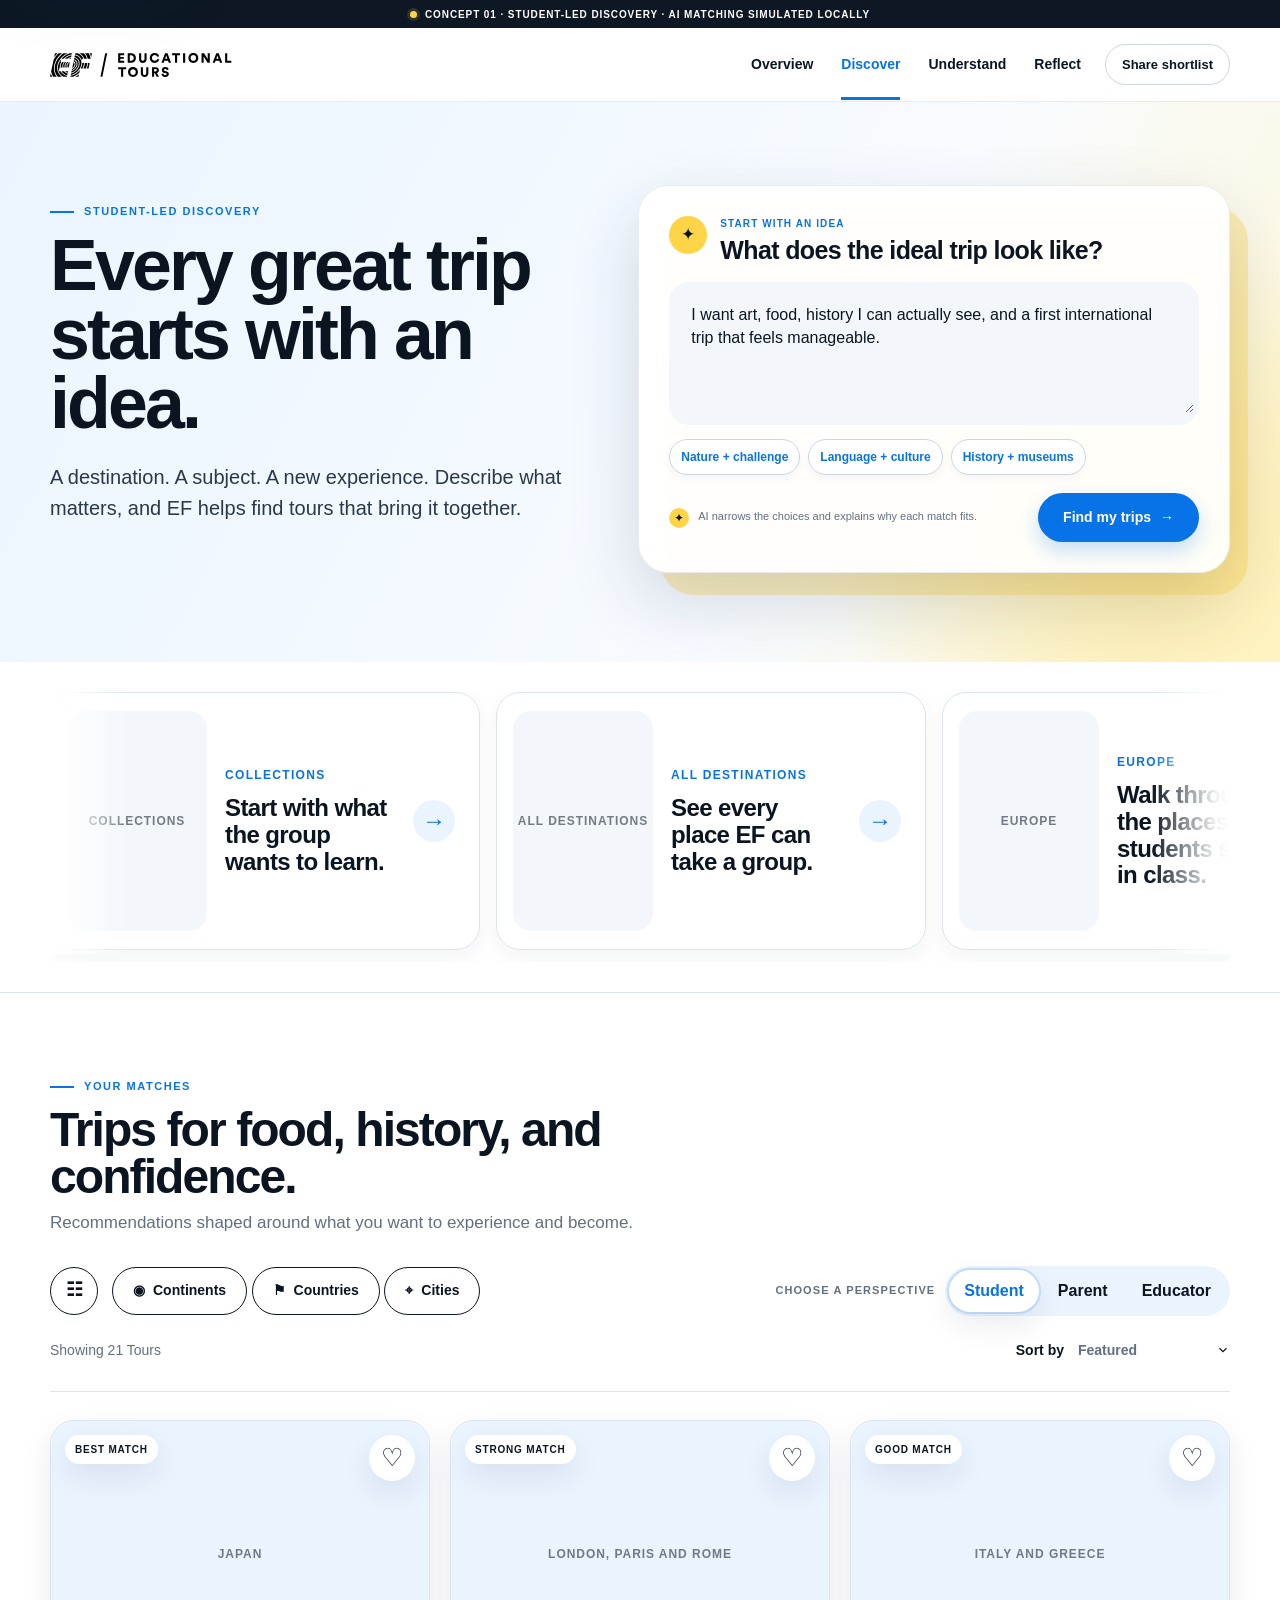
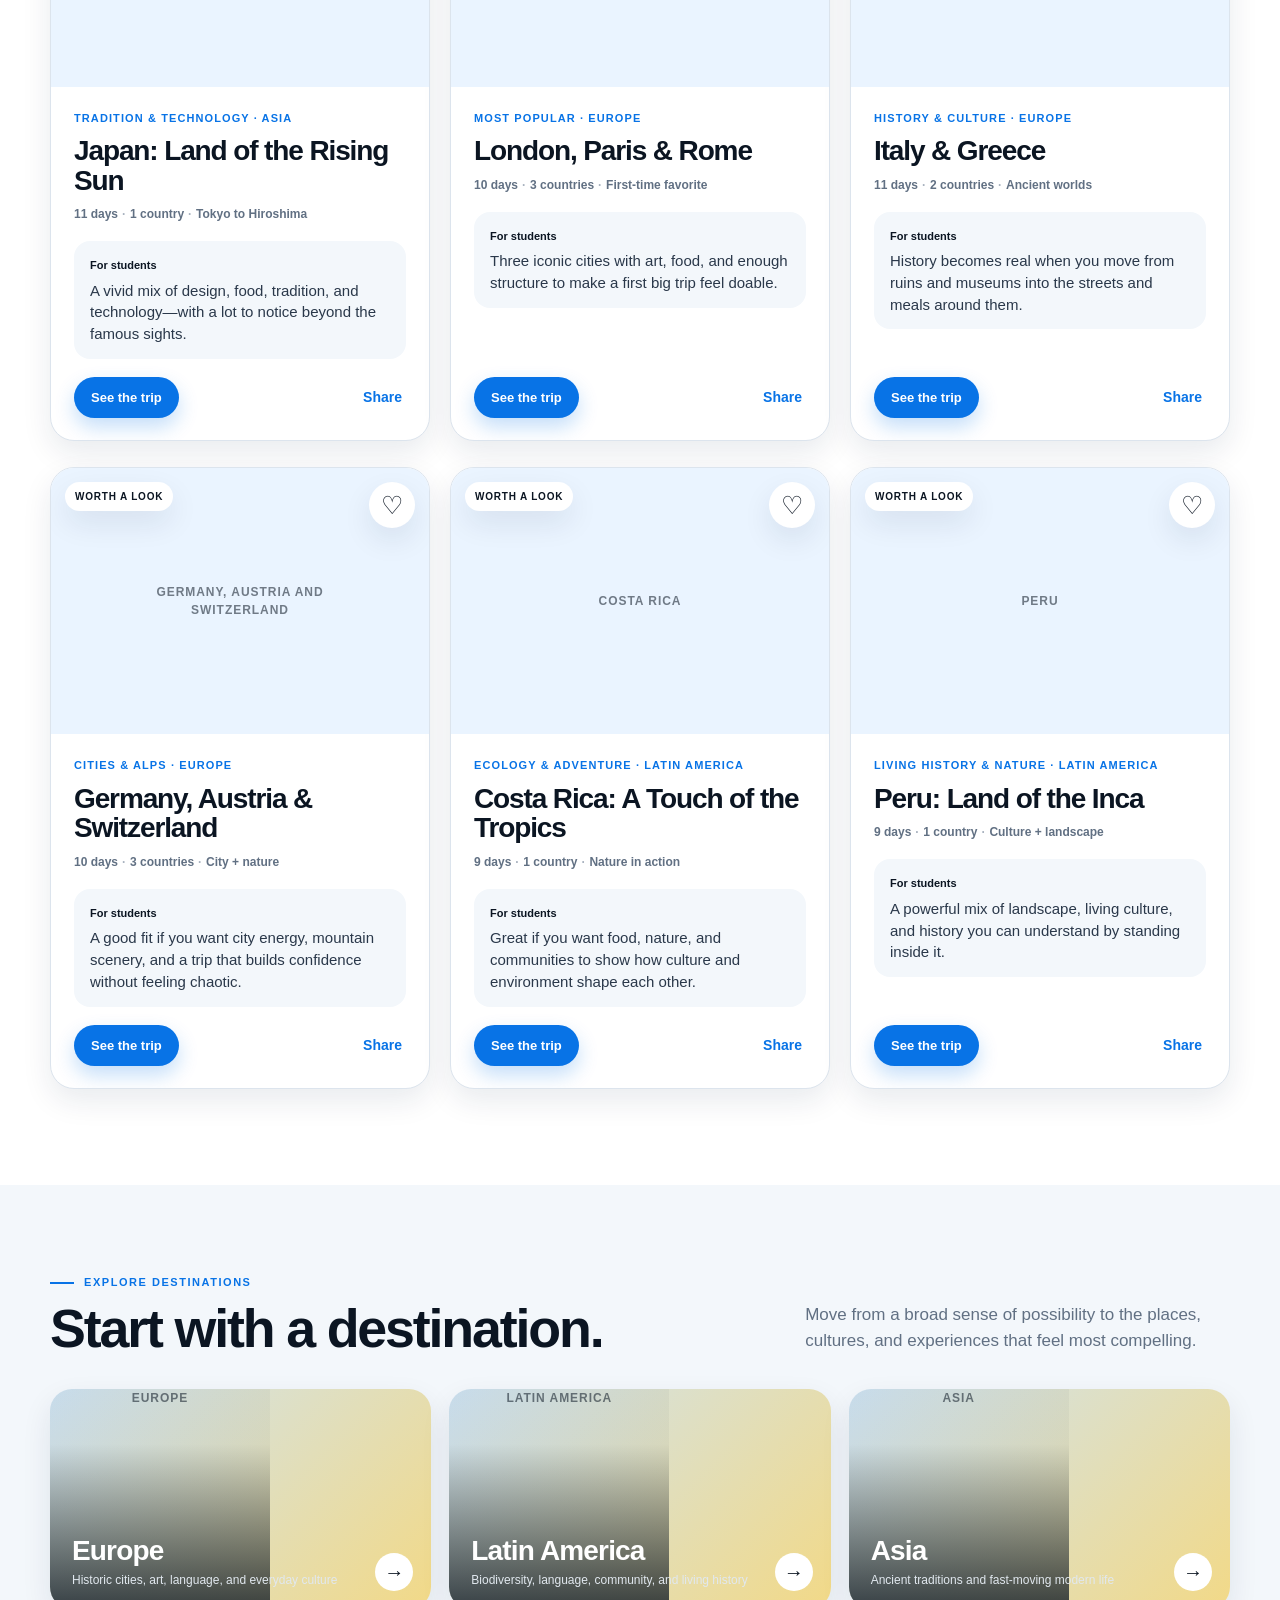
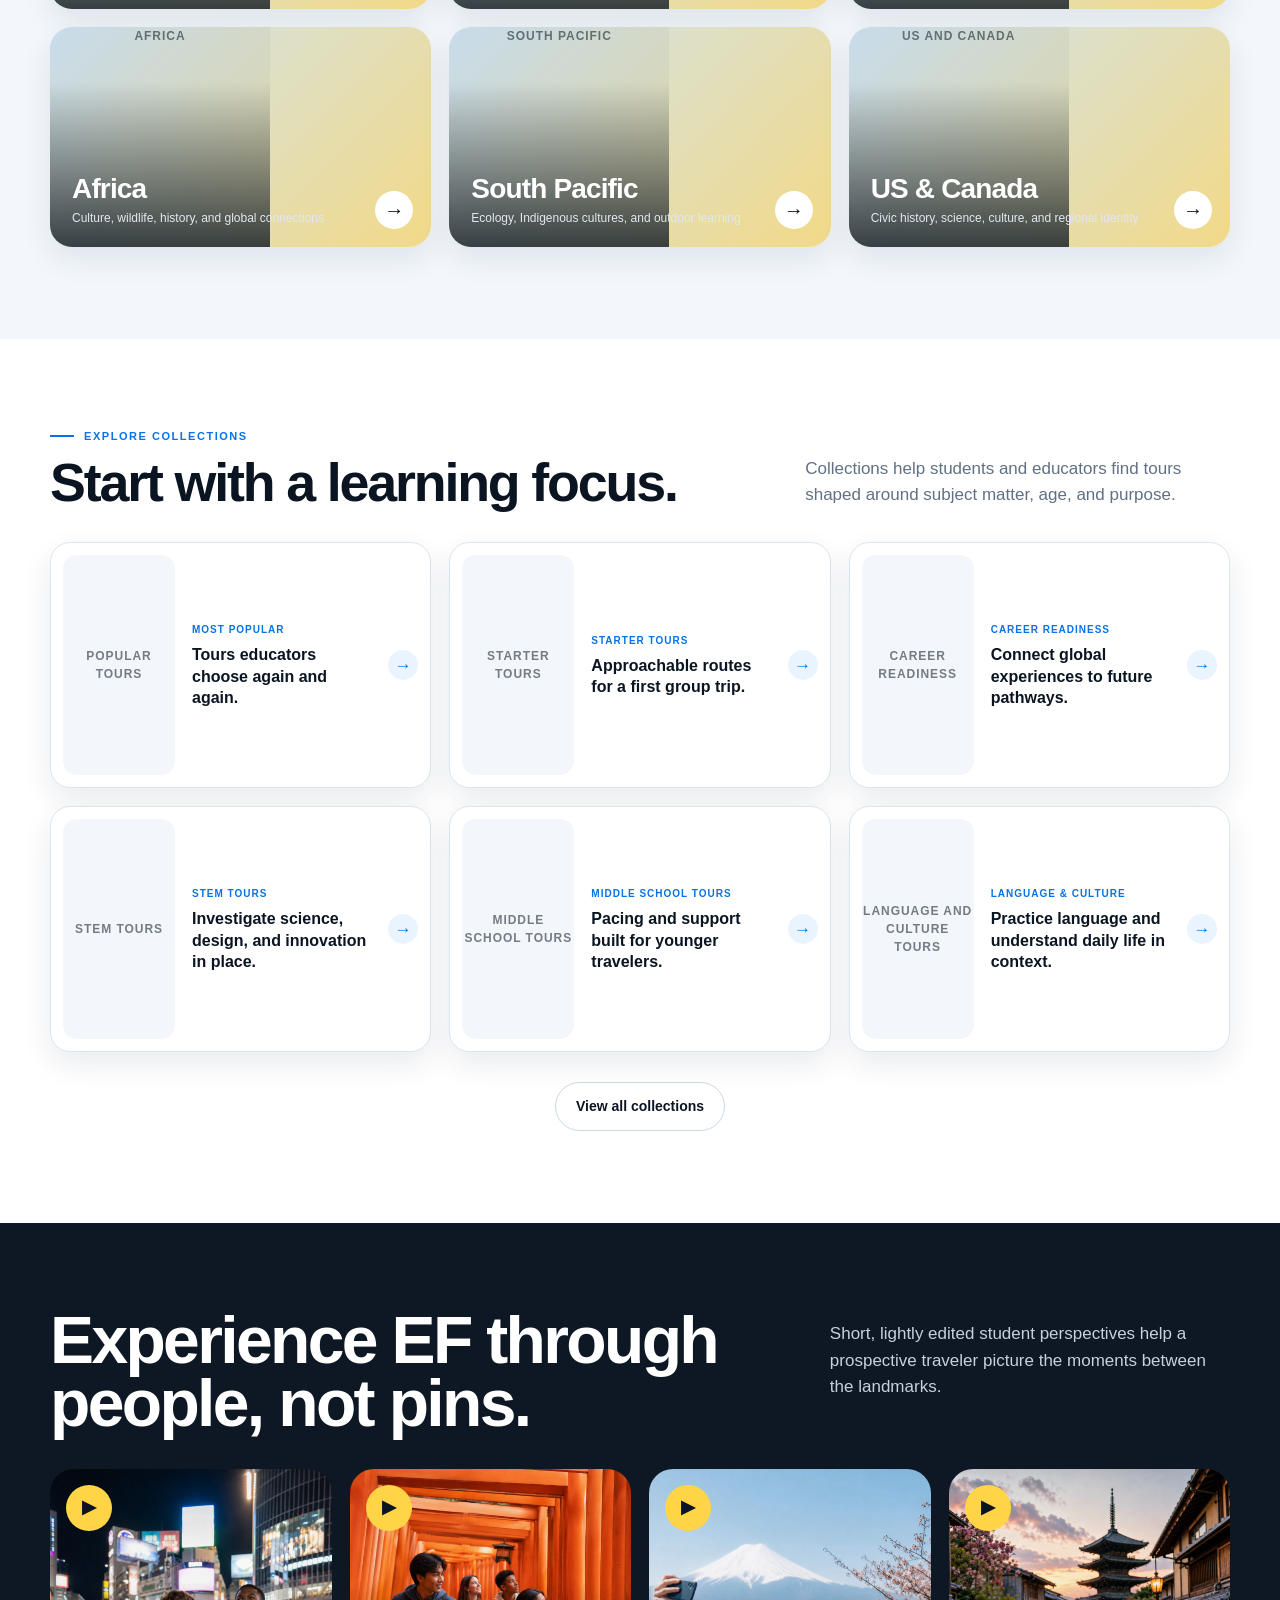
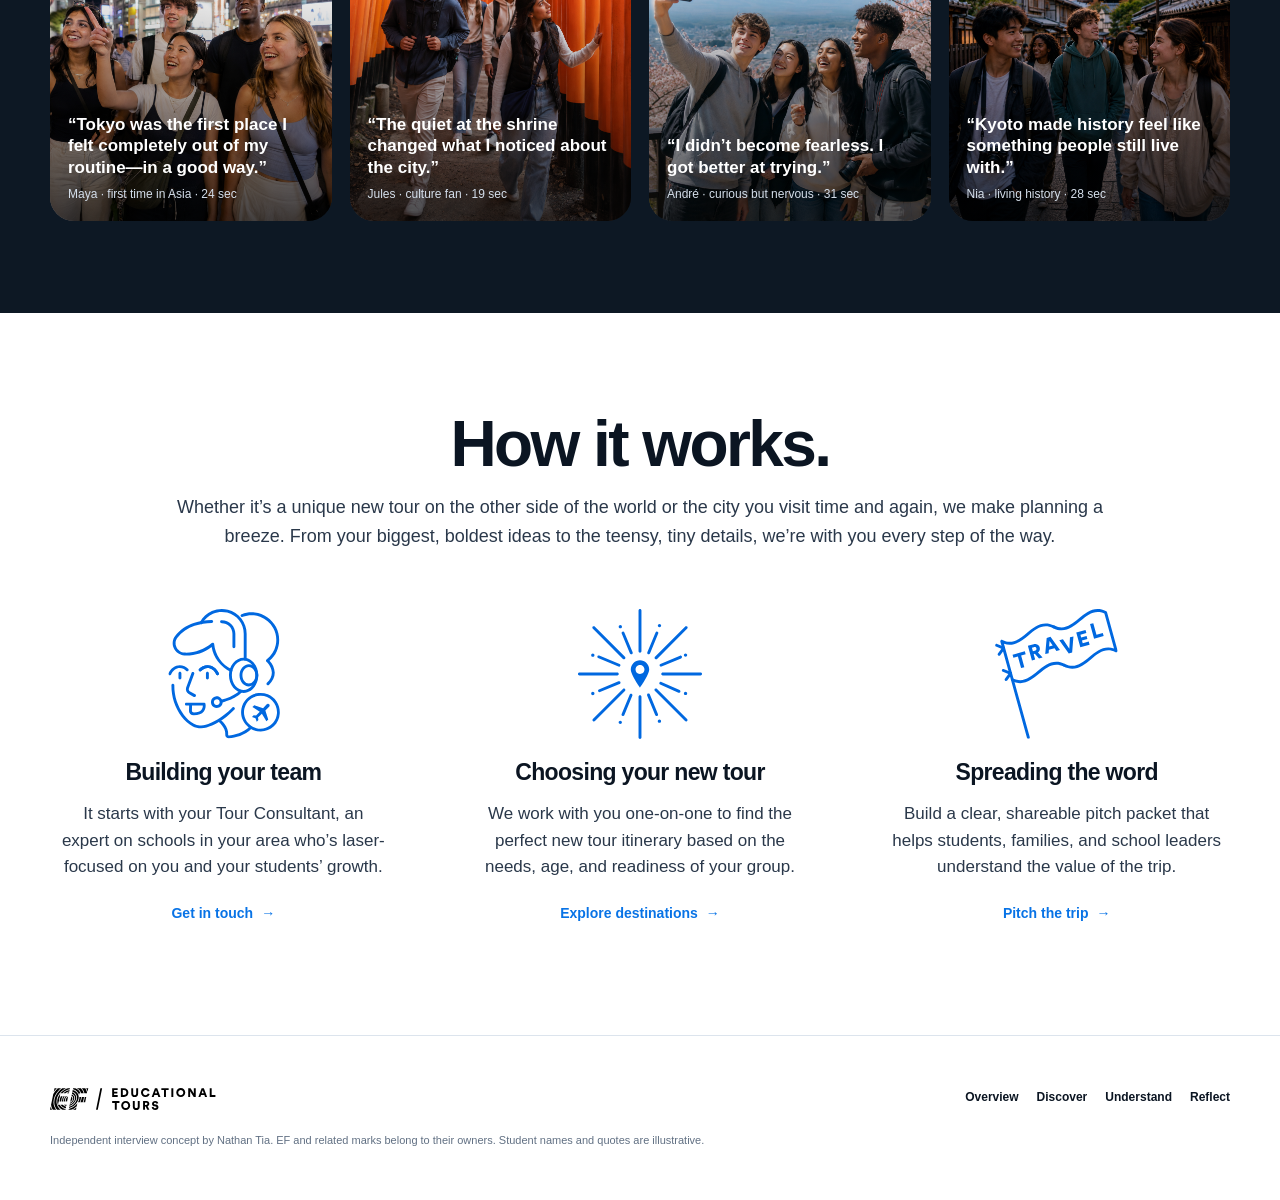
<file: explore.html>
<!DOCTYPE html>

<html lang="en">
<head>
<meta charset="utf-8"/>
<meta content="width=device-width, initial-scale=1" name="viewport"/>
<meta content="An AI-assisted EF Tours discovery concept led by student interests and traveler voice." name="description"/>
<title>Discover Trips · EF Tours Concept</title>
<link href="styles.css" rel="stylesheet"/>
</head>
<body data-page="explore">
<a class="skip-link" href="#main">Skip to main content</a>
<div class="prototype-ribbon"><span class="dot"></span> Concept 01 · Student-led discovery · AI matching simulated locally</div>
<header class="site-header">
<div class="header-inner">
<a aria-label="EF Educational Tours concept home" class="brand" href="index.html"><img alt="EF logo" class="brand-logo" src="ef-logo.svg"/></a>
<nav aria-label="Primary navigation" class="primary-nav">
<a href="index.html">Overview</a>
<a aria-current="page" href="explore.html">Discover</a>
<a href="trip.html">Understand</a>
<a href="dashboard.html">Reflect</a>
</nav>
<div class="header-actions">
<button class="btn btn-secondary btn-small" data-demo="A private shortlist link would be ready to share with a parent or educator." type="button">Share shortlist</button>
<button aria-expanded="false" aria-label="Open navigation" class="menu-button" type="button"><span></span><span></span><span></span></button>
</div>
</div>
</header>
<main id="main">
<section class="explore-hero">
<div class="container explore-hero-grid is-search-right">
<div class="explore-copy">
<p class="eyebrow">Student-led discovery</p>
<h1>Every great trip starts with an idea.</h1>
<p class="lede">A destination. A subject. A new experience. Describe what matters, and EF helps find tours that bring it together.</p>
</div>
<div class="search-panel search-panel-conversation">
<form class="smart-search smart-search-hero" id="smart-search">
<div class="search-conversation-head">
<span aria-hidden="true" class="search-orbit">✦</span>
<div><span class="search-context">Start with an idea</span><label class="search-question" for="trip-prompt">What does the ideal trip look like?</label></div>
</div>
<div class="search-message">
<textarea id="trip-prompt" name="trip-prompt" rows="4">I want art, food, history I can actually see, and a first international trip that feels manageable.</textarea>
</div>
<div aria-label="Example searches" class="prompt-examples prompt-chips">
<button data-prompt="I want wildlife, nature, and a trip that pushes me a little." type="button">Nature + challenge</button>
<button data-prompt="I want to practice another language and understand everyday culture." type="button">Language + culture</button>
<button data-prompt="I want history, museums, and places that will help class make more sense." type="button">History + museums</button>
</div>
<div class="search-action-row">
<p class="ai-inline-note"><span class="ai-spark">✦</span><span>AI narrows the choices and explains why each match fits.</span></p>
<button class="btn btn-primary" type="submit">Find my trips <span aria-hidden="true">→</span></button>
</div>
</form>
</div>
</div>
</section>
<section aria-label="Browse tours by destination or collection" class="discovery-card-band">
<div class="container">
<div class="discovery-card-track">
<a class="discovery-card" href="#collections">
<figure class="discovery-card-image photo-shell" data-fallback="Collections">
<img alt="Students on an EF tour in Europe" data-photo="" loading="lazy" src="https://a-us.storyblok.com/f/1021279/1440x757/25f35d28a8/group-photo.png/m/800x800/filters%3Aquality%2870%29"/>
</figure>
<div class="discovery-card-copy"><span>Collections</span><strong>Start with what the group wants to learn.</strong></div>
<b aria-hidden="true">→</b>
</a>
<a class="discovery-card" href="#destinations">
<figure class="discovery-card-image photo-shell" data-fallback="All destinations">
<img alt="Traveler looking across a scenic destination" data-photo="" loading="lazy" src="https://images.unsplash.com/photo-1488646953014-85cb44e25828?auto=format&amp;fit=crop&amp;w=900&amp;q=80"/>
</figure>
<div class="discovery-card-copy"><span>All destinations</span><strong>See every place EF can take a group.</strong></div>
<b aria-hidden="true">→</b>
</a>
<a class="discovery-card" href="#destinations">
<figure class="discovery-card-image photo-shell" data-fallback="Europe">
<img alt="European city street" data-photo="" loading="lazy" src="https://images.unsplash.com/photo-1499856871958-5b9627545d1a?auto=format&amp;fit=crop&amp;w=900&amp;q=80"/>
</figure>
<div class="discovery-card-copy"><span>Europe</span><strong>Walk through the places students study in class.</strong></div>
<b aria-hidden="true">→</b>
</a>
<a class="discovery-card" href="#destinations">
<figure class="discovery-card-image photo-shell" data-fallback="Latin America">
<img alt="Machu Picchu in Peru" data-photo="" loading="lazy" src="https://images.unsplash.com/photo-1526392060635-9d6019884377?auto=format&amp;fit=crop&amp;w=900&amp;q=80"/>
</figure>
<div class="discovery-card-copy"><span>Latin America</span><strong>Connect culture, language, nature, and living history.</strong></div>
<b aria-hidden="true">→</b>
</a>
<a class="discovery-card" href="#destinations">
<figure class="discovery-card-image photo-shell" data-fallback="Asia">
<img alt="Tokyo city lights" data-photo="" loading="lazy" src="https://images.unsplash.com/photo-1540959733332-eab4deabeeaf?auto=format&amp;fit=crop&amp;w=900&amp;q=80"/>
</figure>
<div class="discovery-card-copy"><span>Asia</span><strong>See tradition and innovation side by side.</strong></div>
<b aria-hidden="true">→</b>
</a>
<a class="discovery-card" href="#destinations">
<figure class="discovery-card-image photo-shell" data-fallback="Africa">
<img alt="Expansive natural landscape" data-photo="" loading="lazy" src="https://images.unsplash.com/photo-1516026672322-bc52d61a55d5?auto=format&amp;fit=crop&amp;w=900&amp;q=80"/>
</figure>
<div class="discovery-card-copy"><span>Africa</span><strong>Explore wildlife, community, history, and conservation.</strong></div>
<b aria-hidden="true">→</b>
</a>
<a class="discovery-card" href="#destinations">
<figure class="discovery-card-image photo-shell" data-fallback="South Pacific">
<img alt="South Pacific coast" data-photo="" loading="lazy" src="https://images.unsplash.com/photo-1507525428034-b723cf961d3e?auto=format&amp;fit=crop&amp;w=900&amp;q=80"/>
</figure>
<div class="discovery-card-copy"><span>South Pacific</span><strong>Learn through ecology, outdoor discovery, and exchange.</strong></div>
<b aria-hidden="true">→</b>
</a>
<a class="discovery-card" href="#destinations">
<figure class="discovery-card-image photo-shell" data-fallback="US &amp; Canada">
<img alt="North American city and landscape" data-photo="" loading="lazy" src="https://images.unsplash.com/photo-1500530855697-b586d89ba3ee?auto=format&amp;fit=crop&amp;w=900&amp;q=80"/>
</figure>
<div class="discovery-card-copy"><span>US &amp; Canada</span><strong>Bring academic connections closer to home.</strong></div>
<b aria-hidden="true">→</b>
</a>
</div>
</div>
</section>
<section class="results-section" id="results">
<div class="container">
<div class="results-heading results-heading-audience">
<div>
<p class="eyebrow">Your matches</p>
<h2 data-results-title="">Trips for food, history, and confidence.</h2>
<p class="results-summary" data-results-summary="">Recommendations shaped around what you want to experience and become.</p>
</div>
</div>
<div aria-label="Trip filters and sorting" class="trip-toolbar">
<div class="trip-toolbar-controls">
<div class="trip-toolbar-left">
<button aria-label="Open filters" class="filter-icon-button" data-demo="Additional trip filters would open here." type="button">☷</button>
<div aria-label="Quick filters" class="filter-pills" role="group">
<button class="filter-pill" data-filter="continents" type="button">◉ <span>Continents</span></button>
<button class="filter-pill" data-filter="countries" type="button">⚑ <span>Countries</span></button>
<button class="filter-pill" data-filter="cities" type="button">⌖ <span>Cities</span></button>
</div>
</div>
<div aria-label="See trips through a different lens" class="audience-switcher audience-switcher-inline">
<span class="audience-label">Choose a perspective</span>
<div aria-label="Audience selector" class="audience-tabs" role="tablist">
<button aria-selected="true" class="audience-tab is-active" data-audience="student" role="tab" type="button">Student</button>
<button aria-selected="false" class="audience-tab" data-audience="parent" role="tab" type="button">Parent</button>
<button aria-selected="false" class="audience-tab" data-audience="educator" role="tab" type="button">Educator</button>
</div>
</div>
</div>
<div class="trip-toolbar-meta">
<span class="tour-count">Showing 21 Tours</span>
<label class="sort-control">Sort by
      <select aria-label="Sort trips" id="trip-sort">
<option value="featured">Featured</option>
<option value="duration-short">Duration: shortest</option>
<option value="duration-long">Duration: longest</option>
<option value="az">A–Z</option>
</select>
</label>
</div>
</div>
<div class="trip-grid trip-grid-cards" id="trip-grid">
<article class="trip-card trip-card-rich" data-trip="japan">
<div class="trip-card-image photo-shell" data-fallback="Japan">
<img alt="Students exploring Tokyo, Japan" data-photo="" loading="lazy" src="https://images.unsplash.com/photo-1524413840807-0c3cb6fa808d?auto=format&amp;fit=crop&amp;w=1600&amp;q=85"/>
<span class="match-badge">Best match</span><button aria-label="Save Japan Land of the Rising Sun" aria-pressed="false" class="save-heart" type="button">♡</button>
</div>
<div class="trip-card-copy">
<p class="trip-kicker">Tradition &amp; technology · Asia</p><h3>Japan: Land of the Rising Sun</h3>
<p class="trip-meta">11 days <span>1 country</span> <span>Tokyo to Hiroshima</span></p>
<div class="why-box"><span data-why-label="">For students</span><p data-why=""></p></div>
<div class="card-footer"><a class="btn btn-primary btn-small" href="trip.html">See the trip</a><button class="share-link" data-demo="A private trip link would be ready to share." type="button">Share</button></div>
</div>
</article><article class="trip-card trip-card-rich" data-trip="lpr">
<div class="trip-card-image photo-shell" data-fallback="London, Paris and Rome">
<img alt="Student group visiting London, Paris, and Rome" data-photo="" loading="lazy" src="https://a-us.storyblok.com/f/1021279/1440x757/25f35d28a8/group-photo.png/m/1600x840/filters%3Aquality%2870%29"/>
<span class="match-badge">Best match</span><button aria-label="Save London, Paris and Rome" aria-pressed="false" class="save-heart" type="button">♡</button>
</div>
<div class="trip-card-copy">
<p class="trip-kicker">Most popular · Europe</p><h3>London, Paris &amp; Rome</h3>
<p class="trip-meta">10 days <span>3 countries</span> <span>First-time favorite</span></p>
<div class="why-box"><span data-why-label="">For students</span><p data-why=""></p></div>
<div class="card-footer"><button class="btn btn-primary btn-small" data-demo="This prototype now follows Japan: Land of the Rising Sun." type="button">See the trip</button><button class="share-link" data-demo="A private trip link would be ready to share." type="button">Share</button></div>
</div>
</article><article class="trip-card trip-card-rich" data-trip="ig">
<div class="trip-card-image photo-shell" data-fallback="Italy and Greece">
<img alt="The Colosseum in Rome" data-photo="" loading="lazy" src="https://images.unsplash.com/photo-1552832230-c0197dd311b5?auto=format&amp;fit=crop&amp;w=1600&amp;q=85"/>
<span class="match-badge">Strong match</span><button aria-label="Save Italy and Greece" aria-pressed="false" class="save-heart" type="button">♡</button>
</div>
<div class="trip-card-copy">
<p class="trip-kicker">History &amp; culture · Europe</p><h3>Italy &amp; Greece</h3>
<p class="trip-meta">11 days <span>2 countries</span> <span>Ancient worlds</span></p>
<div class="why-box"><span data-why-label="">For students</span><p data-why=""></p></div>
<div class="card-footer"><button class="btn btn-primary btn-small" data-demo="This prototype includes one fully designed trip detail page." type="button">See the trip</button><button class="share-link" data-demo="A private trip link would be ready to share." type="button">Share</button></div>
</div>
</article><article class="trip-card trip-card-rich" data-trip="gas">
<div class="trip-card-image photo-shell" data-fallback="Germany, Austria and Switzerland">
<img alt="Students walking in a European city garden" data-photo="" loading="lazy" src="https://a-us.storyblok.com/f/1015795/1172x750/8e72572652/destinations-europe-hub-munich.png"/>
<span class="match-badge">Worth a look</span><button aria-label="Save Germany, Austria and Switzerland" aria-pressed="false" class="save-heart" type="button">♡</button>
</div>
<div class="trip-card-copy">
<p class="trip-kicker">Cities &amp; Alps · Europe</p><h3>Germany, Austria &amp; Switzerland</h3>
<p class="trip-meta">10 days <span>3 countries</span> <span>City + nature</span></p>
<div class="why-box"><span data-why-label="">For students</span><p data-why=""></p></div>
<div class="card-footer"><button class="btn btn-primary btn-small" data-demo="This prototype includes one fully designed trip detail page." type="button">See the trip</button><button class="share-link" data-demo="A private trip link would be ready to share." type="button">Share</button></div>
</div>
</article><article class="trip-card trip-card-rich" data-trip="costa">
<div class="trip-card-image photo-shell" data-fallback="Costa Rica">
<img alt="Lush tropical rainforest in Costa Rica" data-photo="" loading="lazy" src="https://images.unsplash.com/photo-1516026672322-bc52d61a55d5?auto=format&amp;fit=crop&amp;w=1600&amp;q=85"/>
<span class="match-badge">Worth a look</span><button aria-label="Save Costa Rica A Touch of the Tropics" aria-pressed="false" class="save-heart" type="button">♡</button>
</div>
<div class="trip-card-copy">
<p class="trip-kicker">Ecology &amp; adventure · Latin America</p><h3>Costa Rica: A Touch of the Tropics</h3>
<p class="trip-meta">9 days <span>1 country</span> <span>Nature in action</span></p>
<div class="why-box"><span data-why-label="">For students</span><p data-why=""></p></div>
<div class="card-footer"><button class="btn btn-primary btn-small" data-demo="This prototype includes one fully designed trip detail page." type="button">See the trip</button><button class="share-link" data-demo="A private trip link would be ready to share." type="button">Share</button></div>
</div>
</article><article class="trip-card trip-card-rich" data-trip="peru">
<div class="trip-card-image photo-shell" data-fallback="Peru">
<img alt="Machu Picchu in Peru" data-photo="" loading="lazy" src="https://images.unsplash.com/photo-1526392060635-9d6019884377?auto=format&amp;fit=crop&amp;w=1600&amp;q=85"/>
<span class="match-badge">Worth a look</span><button aria-label="Save Peru Land of the Inca" aria-pressed="false" class="save-heart" type="button">♡</button>
</div>
<div class="trip-card-copy">
<p class="trip-kicker">Living history &amp; nature · Latin America</p><h3>Peru: Land of the Inca</h3>
<p class="trip-meta">9 days <span>1 country</span> <span>Culture + landscape</span></p>
<div class="why-box"><span data-why-label="">For students</span><p data-why=""></p></div>
<div class="card-footer"><button class="btn btn-primary btn-small" data-demo="This prototype includes one fully designed trip detail page." type="button">See the trip</button><button class="share-link" data-demo="A private trip link would be ready to share." type="button">Share</button></div>
</div>
</article></div>
</div>
</section>
<section class="browse-section browse-destinations" id="destinations">
<div class="container">
<div class="browse-heading">
<div><p class="eyebrow">Explore destinations</p><h2>Start with a destination.</h2></div>
<p>Move from a broad sense of possibility to the places, cultures, and experiences that feel most compelling.</p>
</div>
<div class="region-grid">
<a class="region-card photo-shell" data-demo="Europe destination results would open here." data-fallback="Europe" href="#"><img alt="Paris in Europe" data-photo="" loading="lazy" src="https://images.unsplash.com/photo-1502602898657-3e91760cbb34?auto=format&amp;fit=crop&amp;w=1200&amp;q=80"/><span><strong>Europe</strong><small>Historic cities, art, language, and everyday culture</small></span><b>→</b></a>
<a class="region-card photo-shell" data-demo="Latin America destination results would open here." data-fallback="Latin America" href="#"><img alt="Machu Picchu in Latin America" data-photo="" loading="lazy" src="https://images.unsplash.com/photo-1526392060635-9d6019884377?auto=format&amp;fit=crop&amp;w=1200&amp;q=80"/><span><strong>Latin America</strong><small>Biodiversity, language, community, and living history</small></span><b>→</b></a>
<a class="region-card photo-shell" data-demo="Asia destination results would open here." data-fallback="Asia" href="#"><img alt="Tokyo in Asia" data-photo="" loading="lazy" src="https://images.unsplash.com/photo-1540959733332-eab4deabeeaf?auto=format&amp;fit=crop&amp;w=1200&amp;q=80"/><span><strong>Asia</strong><small>Ancient traditions and fast-moving modern life</small></span><b>→</b></a>
<a class="region-card photo-shell" data-demo="Africa destination results would open here." data-fallback="Africa" href="#"><img alt="Wildlife landscape in Africa" data-photo="" loading="lazy" src="https://images.unsplash.com/photo-1516426122078-c23e76319801?auto=format&amp;fit=crop&amp;w=1200&amp;q=80"/><span><strong>Africa</strong><small>Culture, wildlife, history, and global connections</small></span><b>→</b></a>
<a class="region-card photo-shell" data-demo="South Pacific destination results would open here." data-fallback="South Pacific" href="#"><img alt="Mountain landscape in the South Pacific" data-photo="" loading="lazy" src="https://images.unsplash.com/photo-1469521669194-babb45599def?auto=format&amp;fit=crop&amp;w=1200&amp;q=80"/><span><strong>South Pacific</strong><small>Ecology, Indigenous cultures, and outdoor learning</small></span><b>→</b></a>
<a class="region-card photo-shell" data-demo="US and Canada destination results would open here." data-fallback="US and Canada" href="#"><img alt="North American mountain landscape" data-photo="" loading="lazy" src="https://images.unsplash.com/photo-1500530855697-b586d89ba3ee?auto=format&amp;fit=crop&amp;w=1200&amp;q=80"/><span><strong>US &amp; Canada</strong><small>Civic history, science, culture, and regional identity</small></span><b>→</b></a>
</div>
</div>
</section>
<section class="browse-section collection-section" id="collections">
<div class="container">
<div class="browse-heading">
<div><p class="eyebrow">Explore collections</p><h2>Start with a learning focus.</h2></div>
<p>Collections help students and educators find tours shaped around subject matter, age, and purpose.</p>
</div>
<div class="collection-grid">
<a class="collection-card" data-demo="Most Popular tours would open here." href="#"><figure class="photo-shell" data-fallback="Popular tours"><img alt="Students on a popular EF tour" data-photo="" loading="lazy" src="https://a-us.storyblok.com/f/1021279/1440x757/25f35d28a8/group-photo.png/m/1200x630/filters%3Aquality%2870%29"/></figure><div><span>Most Popular</span><strong>Tours educators choose again and again.</strong></div><b>→</b></a>
<a class="collection-card" data-demo="Starter Tours would open here." href="#"><figure class="photo-shell" data-fallback="Starter tours"><img alt="Students on a first international trip" data-photo="" loading="lazy" src="https://a.storyblok.com/f/336931/2880x1270/c6263908ac/travel-philosophy-hero-desk.jpg/m/1600x706/filters%3Ablur%280%29"/></figure><div><span>Starter Tours</span><strong>Approachable routes for a first group trip.</strong></div><b>→</b></a>
<a class="collection-card" data-demo="Career Readiness tours would open here." href="#"><figure class="photo-shell" data-fallback="Career readiness"><img alt="Students learning together" data-photo="" loading="lazy" src="https://images.unsplash.com/photo-1524178232363-1fb2b075b655?auto=format&amp;fit=crop&amp;w=1000&amp;q=80"/></figure><div><span>Career Readiness</span><strong>Connect global experiences to future pathways.</strong></div><b>→</b></a>
<a class="collection-card" data-demo="STEM tours would open here." href="#"><figure class="photo-shell" data-fallback="STEM tours"><img alt="Students working in a science setting" data-photo="" loading="lazy" src="https://images.unsplash.com/photo-1532094349884-543bc11b234d?auto=format&amp;fit=crop&amp;w=1000&amp;q=80"/></figure><div><span>STEM Tours</span><strong>Investigate science, design, and innovation in place.</strong></div><b>→</b></a>
<a class="collection-card" data-demo="Middle School tours would open here." href="#"><figure class="photo-shell" data-fallback="Middle school tours"><img alt="Students exploring with an EF guide" data-photo="" loading="lazy" src="https://a-us.storyblok.com/f/1015795/1172x750/8e72572652/destinations-europe-hub-munich.png"/></figure><div><span>Middle School Tours</span><strong>Pacing and support built for younger travelers.</strong></div><b>→</b></a>
<a class="collection-card" data-demo="Language &amp; Culture tours would open here." href="#"><figure class="photo-shell" data-fallback="Language and culture tours"><img alt="Students experiencing everyday culture in Japan" data-photo="" loading="lazy" src="https://images.unsplash.com/photo-1528164344705-47542687000d?auto=format&amp;fit=crop&amp;w=1000&amp;q=80"/></figure><div><span>Language &amp; Culture</span><strong>Practice language and understand daily life in context.</strong></div><b>→</b></a>
</div>
<div class="browse-action"><button class="btn btn-secondary" data-demo="All EF tour collections would open here." type="button">View all collections</button></div>
</div>
</section>
<section class="story-strip-section">
<div class="container">
<div class="story-strip-heading"><h2>Experience EF through<br/>people, not pins.</h2><p>Short, lightly edited student perspectives help a prospective traveler picture the moments between the landmarks.</p></div>
<div class="story-strip-grid">
<article class="story-card photo-shell" data-fallback="Student perspective video"><img alt="Students exploring Shibuya together at night" data-photo="" loading="lazy" src="assets/explore-shibuya.png"/><button class="play-chip" data-demo="A short student perspective clip would open here." type="button">▶</button><div class="story-copy"><strong>“Tokyo was the first place I felt completely out of my routine—in a good way.”</strong><span>Maya · first time in Asia · 24 sec</span></div></article>
<article class="story-card photo-shell" data-fallback="Student perspective video"><img alt="Students walking together through Fushimi Inari" data-photo="" loading="lazy" src="assets/explore-fushimi.png"/><button class="play-chip" data-demo="A short student perspective clip would open here." type="button">▶</button><div class="story-copy"><strong>“The quiet at the shrine changed what I noticed about the city.”</strong><span>Jules · culture fan · 19 sec</span></div></article>
<article class="story-card photo-shell" data-fallback="Student perspective video"><img alt="Students reacting together to Mount Fuji" data-photo="" loading="lazy" src="assets/explore-fuji.png"/><button class="play-chip" data-demo="A short student perspective clip would open here." type="button">▶</button><div class="story-copy"><strong>“I didn’t become fearless. I got better at trying.”</strong><span>André · curious but nervous · 31 sec</span></div></article>
<article class="story-card photo-shell" data-fallback="Student perspective video"><img alt="Students exploring historic Kyoto together" data-photo="" loading="lazy" src="assets/explore-kyoto.png"/><button class="play-chip" data-demo="A short student perspective clip would open here." type="button">▶</button><div class="story-copy"><strong>“Kyoto made history feel like something people still live with.”</strong><span>Nia · living history · 28 sec</span></div></article>
</div>
</div>
</section>
<section class="how-section">
<div class="container">
<div class="how-heading">
<h2>How it works.</h2>
<p>Whether it’s a unique new tour on the other side of the world or the city you visit time and again, we make planning a breeze. From your biggest, boldest ideas to the teensy, tiny details, we’re with you every step of the way.</p>
</div>
<div class="how-grid how-grid-ef">
<article class="how-card">
<div aria-hidden="true" class="how-illustration"><img alt="" src="team.svg"/></div>
<h3>Building your team</h3>
<p>It starts with your Tour Consultant, an expert on schools in your area who’s laser-focused on you and your students’ growth.</p>
<a class="how-link" data-demo="A Tour Consultant contact flow would open here." href="#">Get in touch <span aria-hidden="true">→</span></a>
</article>
<article class="how-card">
<div aria-hidden="true" class="how-illustration"><img alt="" src="perfect.svg"/></div>
<h3>Choosing your new tour</h3>
<p>We work with you one-on-one to find the perfect new tour itinerary based on the needs, age, and readiness of your group.</p>
<a class="how-link" href="#destinations">Explore destinations <span aria-hidden="true">→</span></a>
</article>
<article class="how-card how-card-pitch">
<div aria-hidden="true" class="how-illustration"><img alt="" src="travel.svg"/></div>
<h3>Spreading the word</h3>
<p>Build a clear, shareable pitch packet that helps students, families, and school leaders understand the value of the trip.</p>
<a class="how-link" href="pitch.html">Pitch the trip <span aria-hidden="true">→</span></a>
</article>
</div>
</div>
</section>
</main>
<footer class="site-footer">
<div class="container footer-grid">
<div><a class="brand" href="index.html"><img alt="EF logo" class="brand-logo" src="ef-logo.svg"/></a><p>Independent interview concept by Nathan Tia. EF and related marks belong to their owners. Student names and quotes are illustrative.</p></div>
<div class="footer-links"><a href="index.html">Overview</a><a href="explore.html">Discover</a><a href="trip.html">Understand</a><a href="dashboard.html">Reflect</a></div>
</div>
</footer>
<div aria-live="polite" class="toast" role="status"></div>
<script src="app.js"></script>
</body>
</html>
</file>
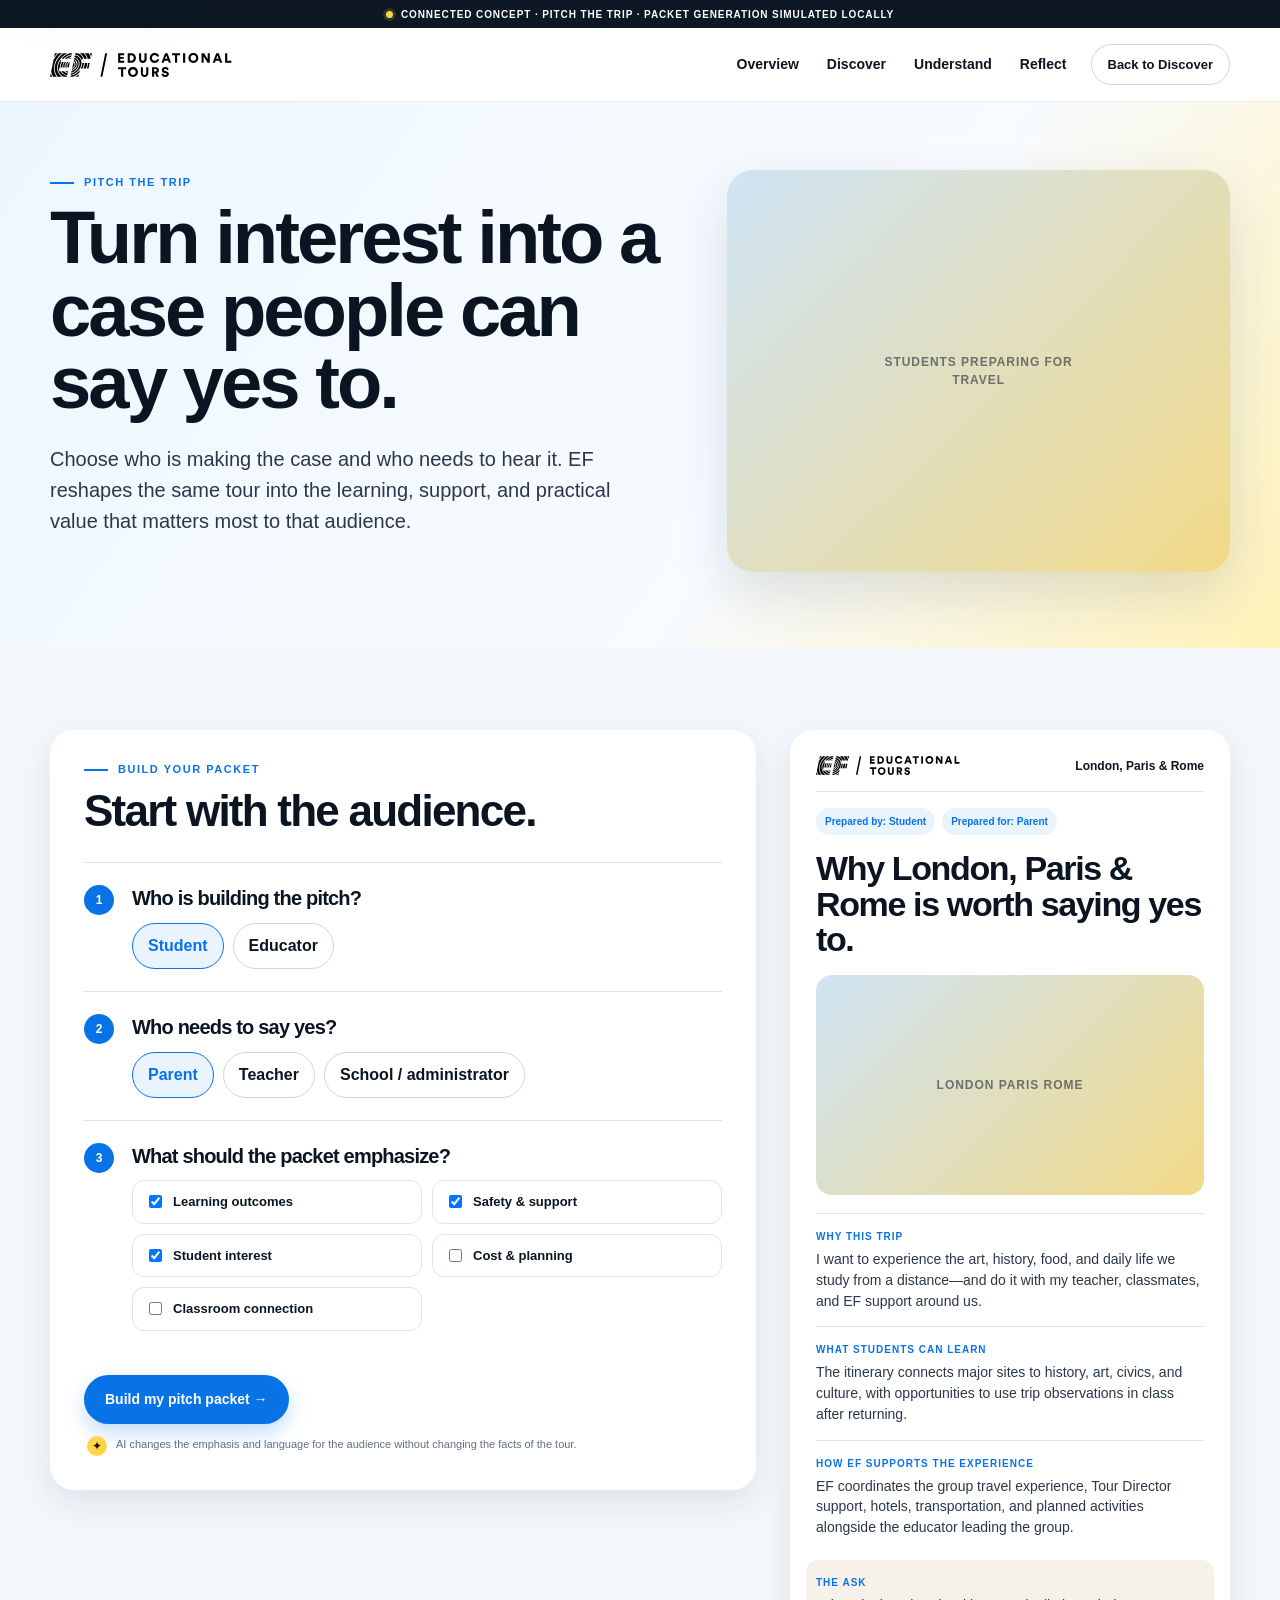
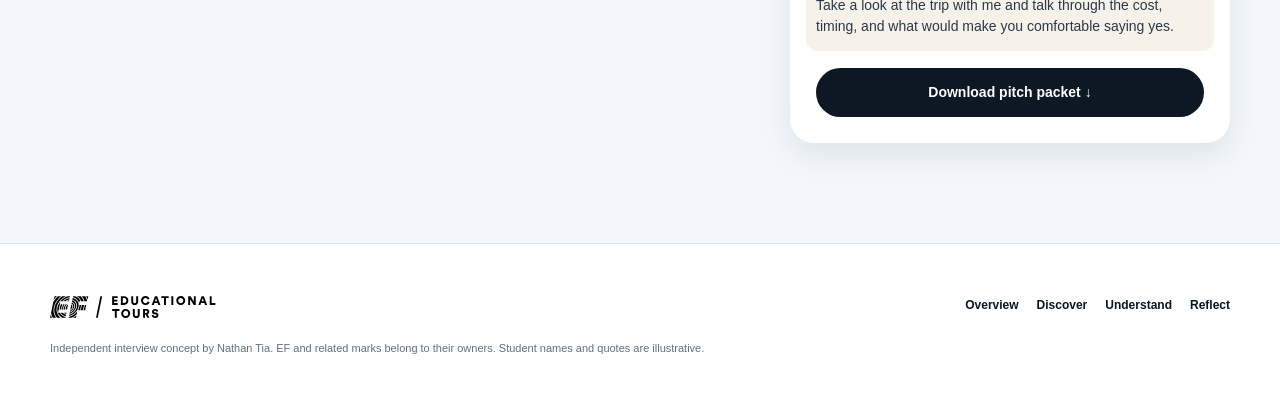
<file: pitch-github.html>
<!doctype html>
<html lang="en">
<head>
  <meta charset="utf-8">
  <meta name="viewport" content="width=device-width, initial-scale=1">
  <meta name="description" content="An EF Tours concept for generating a tailored pitch packet for parents, educators, and school leaders.">
  <title>Pitch the Trip · EF Tours Concept</title>
  <link rel="stylesheet" href="styles.css">
<style>.pitch-hero{padding:68px 0 76px;background:linear-gradient(125deg,#edf7ff 0%,#f8fbff 62%,#fff2b8 100%)}.pitch-hero-grid{display:grid;grid-template-columns:1fr .82fr;gap:64px;align-items:center}.pitch-hero h1{font-size:clamp(48px,5.8vw,78px);max-width:760px}.pitch-hero-photo{margin:0;aspect-ratio:1.25/1;border-radius:26px;box-shadow:var(--shadow)}.pitch-builder-section{padding:82px 0 100px;background:var(--wash)}.pitch-layout{display:grid;grid-template-columns:minmax(0,1fr) 440px;gap:34px;align-items:start}.pitch-builder,.packet-preview{background:#fff;border-radius:24px;box-shadow:var(--shadow-sm)}.pitch-builder{padding:34px}.pitch-builder h2{font-size:44px;margin-bottom:30px}.pitch-step{display:grid;grid-template-columns:34px 1fr;gap:14px;padding:22px 0;border-top:1px solid var(--line)}.pitch-step-number{display:grid;place-items:center;width:30px;height:30px;border-radius:50%;background:var(--blue);color:#fff;font-size:12px;font-weight:900}.pitch-step h3{font-size:20px;margin:4px 0 14px}.choice-row{display:flex;gap:9px;flex-wrap:wrap}.choice-pill{border:1px solid #cbd6e1;background:#fff;border-radius:999px;padding:10px 15px;font-weight:800;cursor:pointer}.choice-pill.is-selected{background:var(--blue-soft);border-color:var(--blue);color:var(--blue)}.check-grid{display:grid;grid-template-columns:1fr 1fr;gap:10px}.check-grid label{display:flex;align-items:center;gap:8px;border:1px solid var(--line);border-radius:12px;padding:11px 12px;font-size:13px;font-weight:700}.pitch-builder>.btn{margin-top:22px}.packet-preview{padding:26px;position:sticky;top:20px}.packet-topline{display:flex;justify-content:space-between;align-items:center;gap:18px;padding-bottom:16px;border-bottom:1px solid var(--line);font-size:12px;font-weight:900}.packet-logo{height:19px;width:auto}.packet-tags{display:flex;gap:7px;flex-wrap:wrap;margin:16px 0}.packet-tags span{background:var(--blue-soft);color:var(--blue);border-radius:999px;padding:6px 9px;font-size:10px;font-weight:900}.packet-preview h2{font-size:34px;line-height:1.04;margin-bottom:18px}.packet-photo{height:190px;border-radius:16px;margin:0 0 18px}.packet-photo img{height:100%;object-fit:cover}.packet-block{padding:15px 0;border-top:1px solid var(--line)}.packet-block>span{display:block;color:var(--blue);font-size:10px;font-weight:900;letter-spacing:.1em;text-transform:uppercase;margin-bottom:5px}.packet-block p{margin:0;font-size:14px;line-height:1.48;color:var(--ink-2)}.packet-ask{background:var(--cream);margin:7px -10px 17px;padding:15px 10px;border-radius:12px;border-top:0}@media(max-width:900px){.pitch-hero-grid,.pitch-layout{grid-template-columns:1fr}.packet-preview{position:static}.pitch-hero-photo{aspect-ratio:1.7/1}}@media(max-width:560px){.pitch-hero{padding:44px 0 54px}.pitch-builder-section{padding:50px 0 74px}.pitch-builder,.packet-preview{padding:22px}.check-grid{grid-template-columns:1fr}.packet-preview h2{font-size:30px}}</style></head>
<body data-page="pitch">
  <a class="skip-link" href="#main">Skip to main content</a>
  <div class="prototype-ribbon"><span class="dot"></span> Connected concept · Pitch the trip · Packet generation simulated locally</div>
  <header class="site-header">
    <div class="header-inner">
      <a class="brand" href="index.html" aria-label="EF Educational Tours concept home"><img class="brand-logo" src="ef-logo.svg" alt="EF logo"></a>
      <nav class="primary-nav" aria-label="Primary navigation">
        <a href="index.html">Overview</a><a href="explore.html">Discover</a><a href="trip.html">Understand</a><a href="dashboard.html">Reflect</a>
      </nav>
      <div class="header-actions"><a class="btn btn-secondary btn-small" href="explore.html">Back to Discover</a><button class="menu-button" type="button" aria-label="Open navigation" aria-expanded="false"><span></span><span></span><span></span></button></div>
    </div>
  </header>
  <main id="main">
    <section class="pitch-hero">
      <div class="container pitch-hero-grid">
        <div>
          <p class="eyebrow">Pitch the trip</p>
          <h1>Turn interest into a case people can say yes to.</h1>
          <p class="lede">Choose who is making the case and who needs to hear it. EF reshapes the same tour into the learning, support, and practical value that matters most to that audience.</p>
        </div>
        <figure class="pitch-hero-photo photo-shell" data-fallback="Students preparing for travel"><img data-photo src="https://a-us.storyblok.com/f/1021279/1440x757/25f35d28a8/group-photo.png/m/1600x840/filters%3Aquality%2870%29" alt="Students traveling together on an EF tour"></figure>
      </div>
    </section>
    <section class="pitch-builder-section">
      <div class="container pitch-layout">
        <section class="pitch-builder">
          <p class="eyebrow">Build your packet</p>
          <h2>Start with the audience.</h2>
          <div class="pitch-step">
            <span class="pitch-step-number">1</span><div><h3>Who is building the pitch?</h3><div class="choice-row"><button type="button" class="choice-pill is-selected" data-creator="student" aria-pressed="true">Student</button><button type="button" class="choice-pill" data-creator="educator" aria-pressed="false">Educator</button></div></div>
          </div>
          <div class="pitch-step">
            <span class="pitch-step-number">2</span><div><h3>Who needs to say yes?</h3><div class="choice-row"><button type="button" class="choice-pill is-selected" data-pitch-audience="parent" aria-pressed="true">Parent</button><button type="button" class="choice-pill" data-pitch-audience="teacher" aria-pressed="false">Teacher</button><button type="button" class="choice-pill" data-pitch-audience="school" aria-pressed="false">School / administrator</button></div></div>
          </div>
          <div class="pitch-step">
            <span class="pitch-step-number">3</span><div><h3>What should the packet emphasize?</h3><div class="check-grid"><label><input type="checkbox" name="pitch-focus" checked> Learning outcomes</label><label><input type="checkbox" name="pitch-focus" checked> Safety & support</label><label><input type="checkbox" name="pitch-focus" checked> Student interest</label><label><input type="checkbox" name="pitch-focus"> Cost & planning</label><label><input type="checkbox" name="pitch-focus"> Classroom connection</label></div></div>
          </div>
          <button class="btn btn-primary" type="button" id="generate-packet">Build my pitch packet →</button>
          <p class="ai-inline-note"><span class="ai-spark">✦</span><span>AI changes the emphasis and language for the audience without changing the facts of the tour.</span></p>
        </section>
        <aside class="packet-preview" aria-live="polite">
          <div class="packet-topline"><img src="ef-logo.svg" alt="EF logo" class="packet-logo"><span>London, Paris & Rome</span></div>
          <div class="packet-tags"><span id="packet-creator">Prepared by: Student</span><span id="packet-audience">Prepared for: Parent</span></div>
          <h2 id="packet-headline">Why London, Paris & Rome is worth saying yes to.</h2>
          <figure class="packet-photo photo-shell" data-fallback="London Paris Rome"><img data-photo src="https://a.storyblok.com/f/336931/2880x1270/c6263908ac/travel-philosophy-hero-desk.jpg/m/2400x1058/filters%3Ablur%280%29" alt="Students experiencing Europe together"></figure>
          <div class="packet-block"><span>Why this trip</span><p id="packet-why"></p></div>
          <div class="packet-block"><span>What students can learn</span><p id="packet-learning"></p></div>
          <div class="packet-block"><span>How EF supports the experience</span><p id="packet-support"></p></div>
          <div class="packet-block packet-ask"><span>The ask</span><p id="packet-ask"></p></div>
          <button class="btn btn-dark btn-full" id="download-packet" type="button">Download pitch packet ↓</button>
        </aside>
      </div>
    </section>
  </main>
  <footer class="site-footer"><div class="container footer-grid"><div><a class="brand" href="index.html"><img class="brand-logo" src="ef-logo.svg" alt="EF logo"></a><p>Independent interview concept by Nathan Tia. EF and related marks belong to their owners. Student names and quotes are illustrative.</p></div><div class="footer-links"><a href="index.html">Overview</a><a href="explore.html">Discover</a><a href="trip.html">Understand</a><a href="dashboard.html">Reflect</a></div></div></footer>
  <div class="toast" role="status" aria-live="polite"></div><script src="app.js"></script><script>document.addEventListener('DOMContentLoaded',()=>{const qs=(s,r=document)=>r.querySelector(s),qsa=(s,r=document)=>[...r.querySelectorAll(s)];let creator='student',audience='parent';const data={parent:{label:'Parent',headline:'Why London, Paris & Rome is worth saying yes to.',why:'I want to experience the art, history, food, and daily life we study from a distance—and do it with my teacher, classmates, and EF support around us.',learning:'The itinerary connects major sites to history, art, civics, and culture, with opportunities to use trip observations in class after returning.',support:'EF coordinates the group travel experience, Tour Director support, hotels, transportation, and planned activities alongside the educator leading the group.',ask:'Take a look at the trip with me and talk through the cost, timing, and what would make you comfortable saying yes.'},teacher:{label:'Teacher',headline:'A trip students are ready to get behind.',why:'Students are interested in a trip that makes history and culture tangible while giving them a supported first international experience.',learning:'London, Paris, and Rome create natural opportunities for comparison across art, government, history, language, and public life.',support:'EF can help turn student interest into a structured tour, with planning support and materials for building family participation.',ask:'Explore whether this tour could fit your learning goals and what it would take to bring a group together.'},school:{label:'School / administrator',headline:'A global learning experience with a clear educational case.',why:'The tour gives students direct exposure to historic, civic, artistic, and cultural contexts that are difficult to reproduce in a classroom.',learning:'Students can gather observations and evidence on tour, then apply them through history, civics, art, language, or interdisciplinary classroom work.',support:'The experience is organized around an educator-led group with EF travel planning and on-tour support built around the itinerary.',ask:'Review the educational goals, student-development value, and group structure as part of the school approval process.'}};function render(){const d=data[audience];qs('#packet-audience').textContent='Prepared for: '+d.label;qs('#packet-creator').textContent='Prepared by: '+(creator==='student'?'Student':'Educator');qs('#packet-headline').textContent=d.headline;qs('#packet-why').textContent=d.why;qs('#packet-learning').textContent=d.learning;qs('#packet-support').textContent=d.support;qs('#packet-ask').textContent=d.ask}qsa('[data-creator]').forEach(b=>b.addEventListener('click',()=>{creator=b.dataset.creator;qsa('[data-creator]').forEach(x=>x.classList.toggle('is-selected',x===b));render()}));qsa('[data-pitch-audience]').forEach(b=>b.addEventListener('click',()=>{audience=b.dataset.pitchAudience;qsa('[data-pitch-audience]').forEach(x=>x.classList.toggle('is-selected',x===b));render()}));qs('#generate-packet').addEventListener('click',()=>{render();qs('.packet-preview').scrollIntoView({behavior:'smooth',block:'start'})});qs('#download-packet').addEventListener('click',()=>{const d=data[audience],html='<!doctype html><html><head><meta charset="utf-8"><title>EF Tours pitch packet</title><style>body{font-family:Arial,sans-serif;max-width:760px;margin:48px auto;padding:0 28px;color:#0b1522;line-height:1.55}h1{font-size:38px}h2{font-size:18px;margin-top:28px}small{color:#617083}</style></head><body><small>Independent interview concept by Nathan Tia</small><h1>'+d.headline+'</h1><p><strong>London, Paris & Rome · 10 days · 3 countries</strong></p><h2>Why this trip</h2><p>'+d.why+'</p><h2>What students can learn</h2><p>'+d.learning+'</p><h2>How EF supports the experience</h2><p>'+d.support+'</p><h2>The ask</h2><p>'+d.ask+'</p></body></html>';const blob=new Blob([html],{type:'text/html'}),url=URL.createObjectURL(blob),a=document.createElement('a');a.href=url;a.download='ef-tour-pitch-'+audience+'.html';a.click();URL.revokeObjectURL(url)});render()});</script>
</body>
</html>
</file>
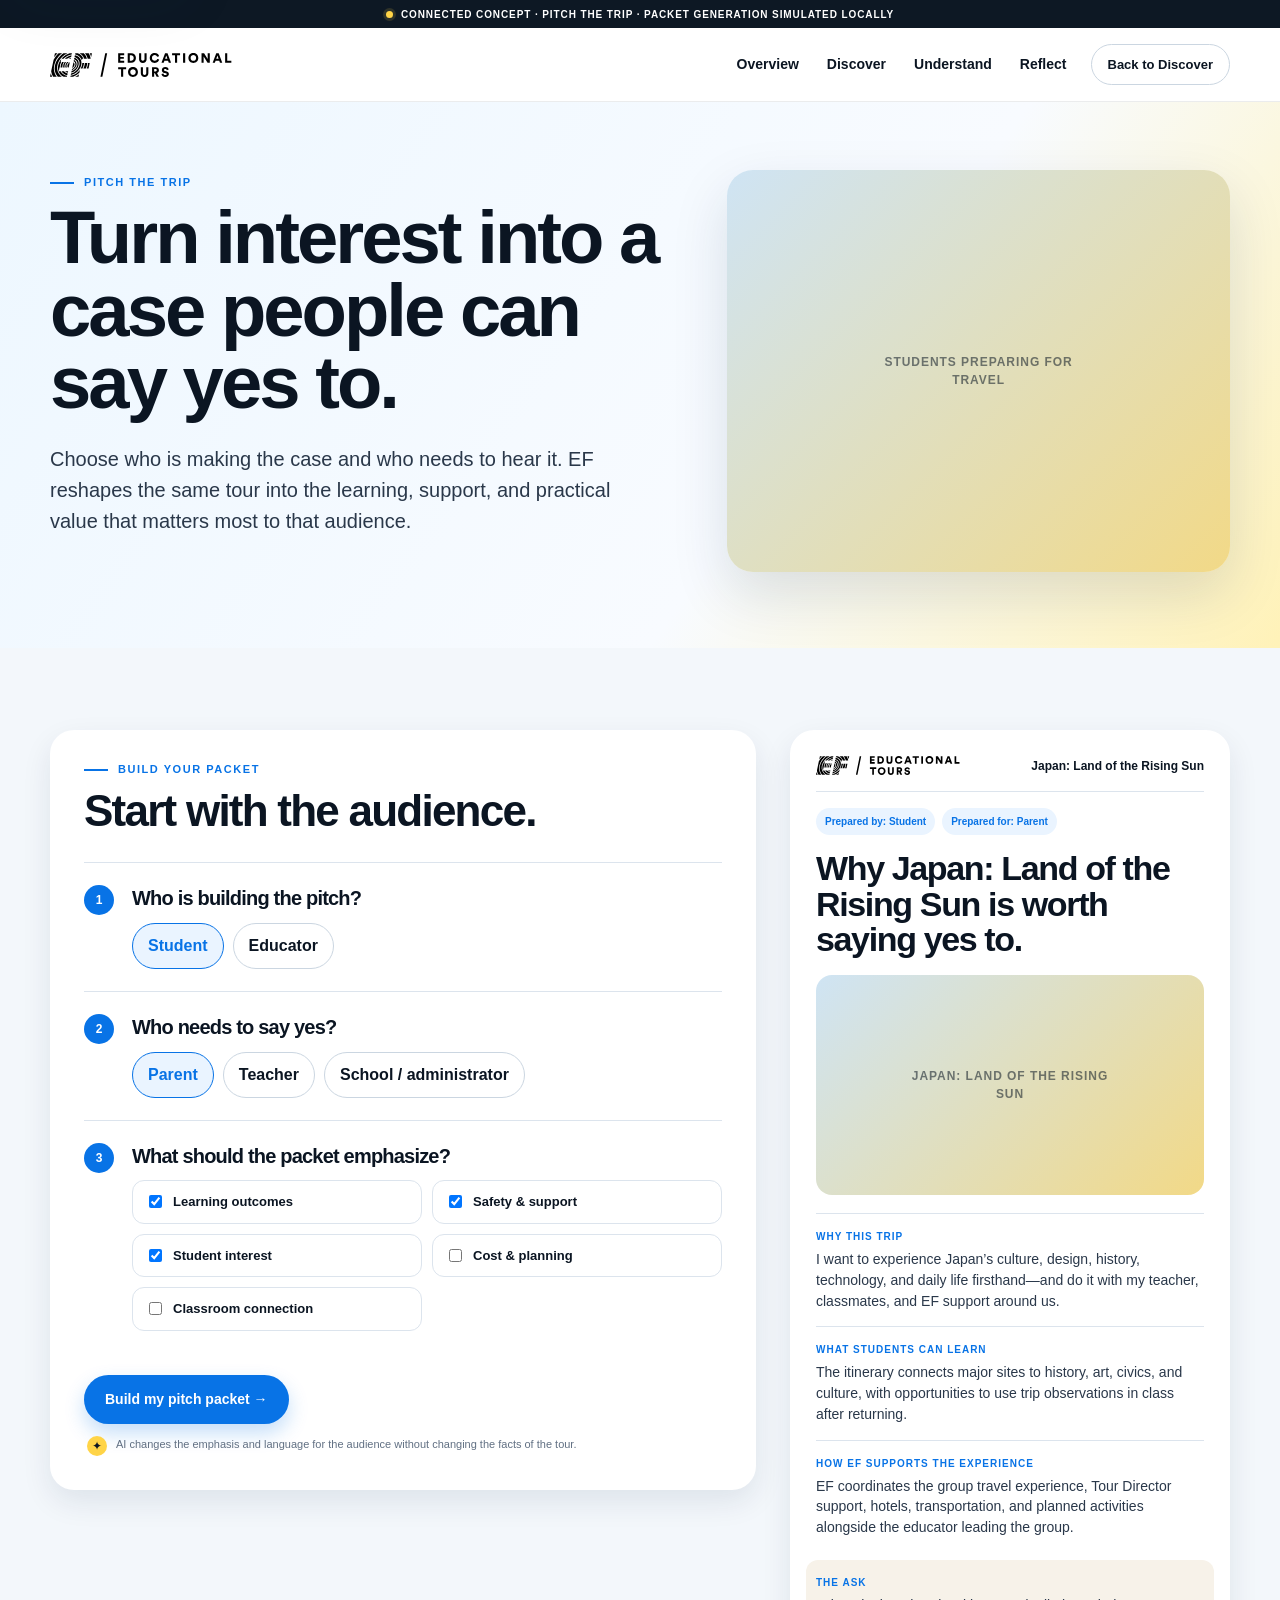
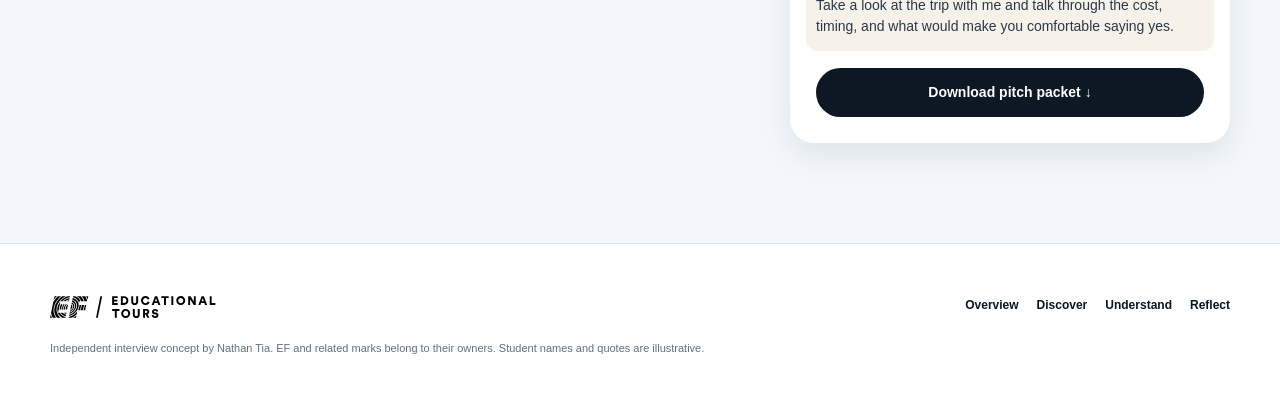
<file: pitch.html>
<!DOCTYPE html>

<html lang="en">
<head>
<meta charset="utf-8"/>
<meta content="width=device-width, initial-scale=1" name="viewport"/>
<meta content="An EF Tours concept for generating a tailored pitch packet for parents, educators, and school leaders." name="description"/>
<title>Pitch the Trip · EF Tours Concept</title>
<link href="styles.css" rel="stylesheet"/>
</head>
<body data-page="pitch">
<a class="skip-link" href="#main">Skip to main content</a>
<div class="prototype-ribbon"><span class="dot"></span> Connected concept · Pitch the trip · Packet generation simulated locally</div>
<header class="site-header">
<div class="header-inner">
<a aria-label="EF Educational Tours concept home" class="brand" href="index.html"><img alt="EF logo" class="brand-logo" src="ef-logo.svg"/></a>
<nav aria-label="Primary navigation" class="primary-nav">
<a href="index.html">Overview</a><a href="explore.html">Discover</a><a href="trip.html">Understand</a><a href="dashboard.html">Reflect</a>
</nav>
<div class="header-actions"><a class="btn btn-secondary btn-small" href="explore.html">Back to Discover</a><button aria-expanded="false" aria-label="Open navigation" class="menu-button" type="button"><span></span><span></span><span></span></button></div>
</div>
</header>
<main id="main">
<section class="pitch-hero">
<div class="container pitch-hero-grid">
<div>
<p class="eyebrow">Pitch the trip</p>
<h1>Turn interest into a case people can say yes to.</h1>
<p class="lede">Choose who is making the case and who needs to hear it. EF reshapes the same tour into the learning, support, and practical value that matters most to that audience.</p>
</div>
<figure class="pitch-hero-photo photo-shell" data-fallback="Students preparing for travel"><img alt="Students traveling together on an EF tour" data-photo="" src="https://a-us.storyblok.com/f/1021279/1440x757/25f35d28a8/group-photo.png/m/1600x840/filters%3Aquality%2870%29"/></figure>
</div>
</section>
<section class="pitch-builder-section">
<div class="container pitch-layout">
<section class="pitch-builder">
<p class="eyebrow">Build your packet</p>
<h2>Start with the audience.</h2>
<div class="pitch-step">
<span class="pitch-step-number">1</span><div><h3>Who is building the pitch?</h3><div class="choice-row"><button aria-pressed="true" class="choice-pill is-selected" data-creator="student" type="button">Student</button><button aria-pressed="false" class="choice-pill" data-creator="educator" type="button">Educator</button></div></div>
</div>
<div class="pitch-step">
<span class="pitch-step-number">2</span><div><h3>Who needs to say yes?</h3><div class="choice-row"><button aria-pressed="true" class="choice-pill is-selected" data-pitch-audience="parent" type="button">Parent</button><button aria-pressed="false" class="choice-pill" data-pitch-audience="teacher" type="button">Teacher</button><button aria-pressed="false" class="choice-pill" data-pitch-audience="school" type="button">School / administrator</button></div></div>
</div>
<div class="pitch-step">
<span class="pitch-step-number">3</span><div><h3>What should the packet emphasize?</h3><div class="check-grid"><label><input checked="" name="pitch-focus" type="checkbox"/> Learning outcomes</label><label><input checked="" name="pitch-focus" type="checkbox"/> Safety &amp; support</label><label><input checked="" name="pitch-focus" type="checkbox"/> Student interest</label><label><input name="pitch-focus" type="checkbox"/> Cost &amp; planning</label><label><input name="pitch-focus" type="checkbox"/> Classroom connection</label></div></div>
</div>
<button class="btn btn-primary" id="generate-packet" type="button">Build my pitch packet →</button>
<p class="ai-inline-note"><span class="ai-spark">✦</span><span>AI changes the emphasis and language for the audience without changing the facts of the tour.</span></p>
</section>
<aside aria-live="polite" class="packet-preview">
<div class="packet-topline"><img alt="EF logo" class="packet-logo" src="ef-logo.svg"/><span>Japan: Land of the Rising Sun</span></div>
<div class="packet-tags"><span id="packet-creator">Prepared by: Student</span><span id="packet-audience">Prepared for: Parent</span></div>
<h2 id="packet-headline">Why Japan: Land of the Rising Sun is worth saying yes to.</h2>
<figure class="packet-photo photo-shell" data-fallback="Japan: Land of the Rising Sun"><img alt="Tokyo, Japan" data-photo="" src="https://images.unsplash.com/photo-1540959733332-eab4deabeeaf?auto=format&amp;fit=crop&amp;w=1400&amp;q=84"/></figure>
<div class="packet-block"><span>Why this trip</span><p id="packet-why"></p></div>
<div class="packet-block"><span>What students can learn</span><p id="packet-learning"></p></div>
<div class="packet-block"><span>How EF supports the experience</span><p id="packet-support"></p></div>
<div class="packet-block packet-ask"><span>The ask</span><p id="packet-ask"></p></div>
<button class="btn btn-dark btn-full" id="download-packet" type="button">Download pitch packet ↓</button>
</aside>
</div>
</section>
</main>
<footer class="site-footer"><div class="container footer-grid"><div><a class="brand" href="index.html"><img alt="EF logo" class="brand-logo" src="ef-logo.svg"/></a><p>Independent interview concept by Nathan Tia. EF and related marks belong to their owners. Student names and quotes are illustrative.</p></div><div class="footer-links"><a href="index.html">Overview</a><a href="explore.html">Discover</a><a href="trip.html">Understand</a><a href="dashboard.html">Reflect</a></div></div></footer>
<div aria-live="polite" class="toast" role="status"></div><script src="app.js"></script>
</body>
</html>
</file>
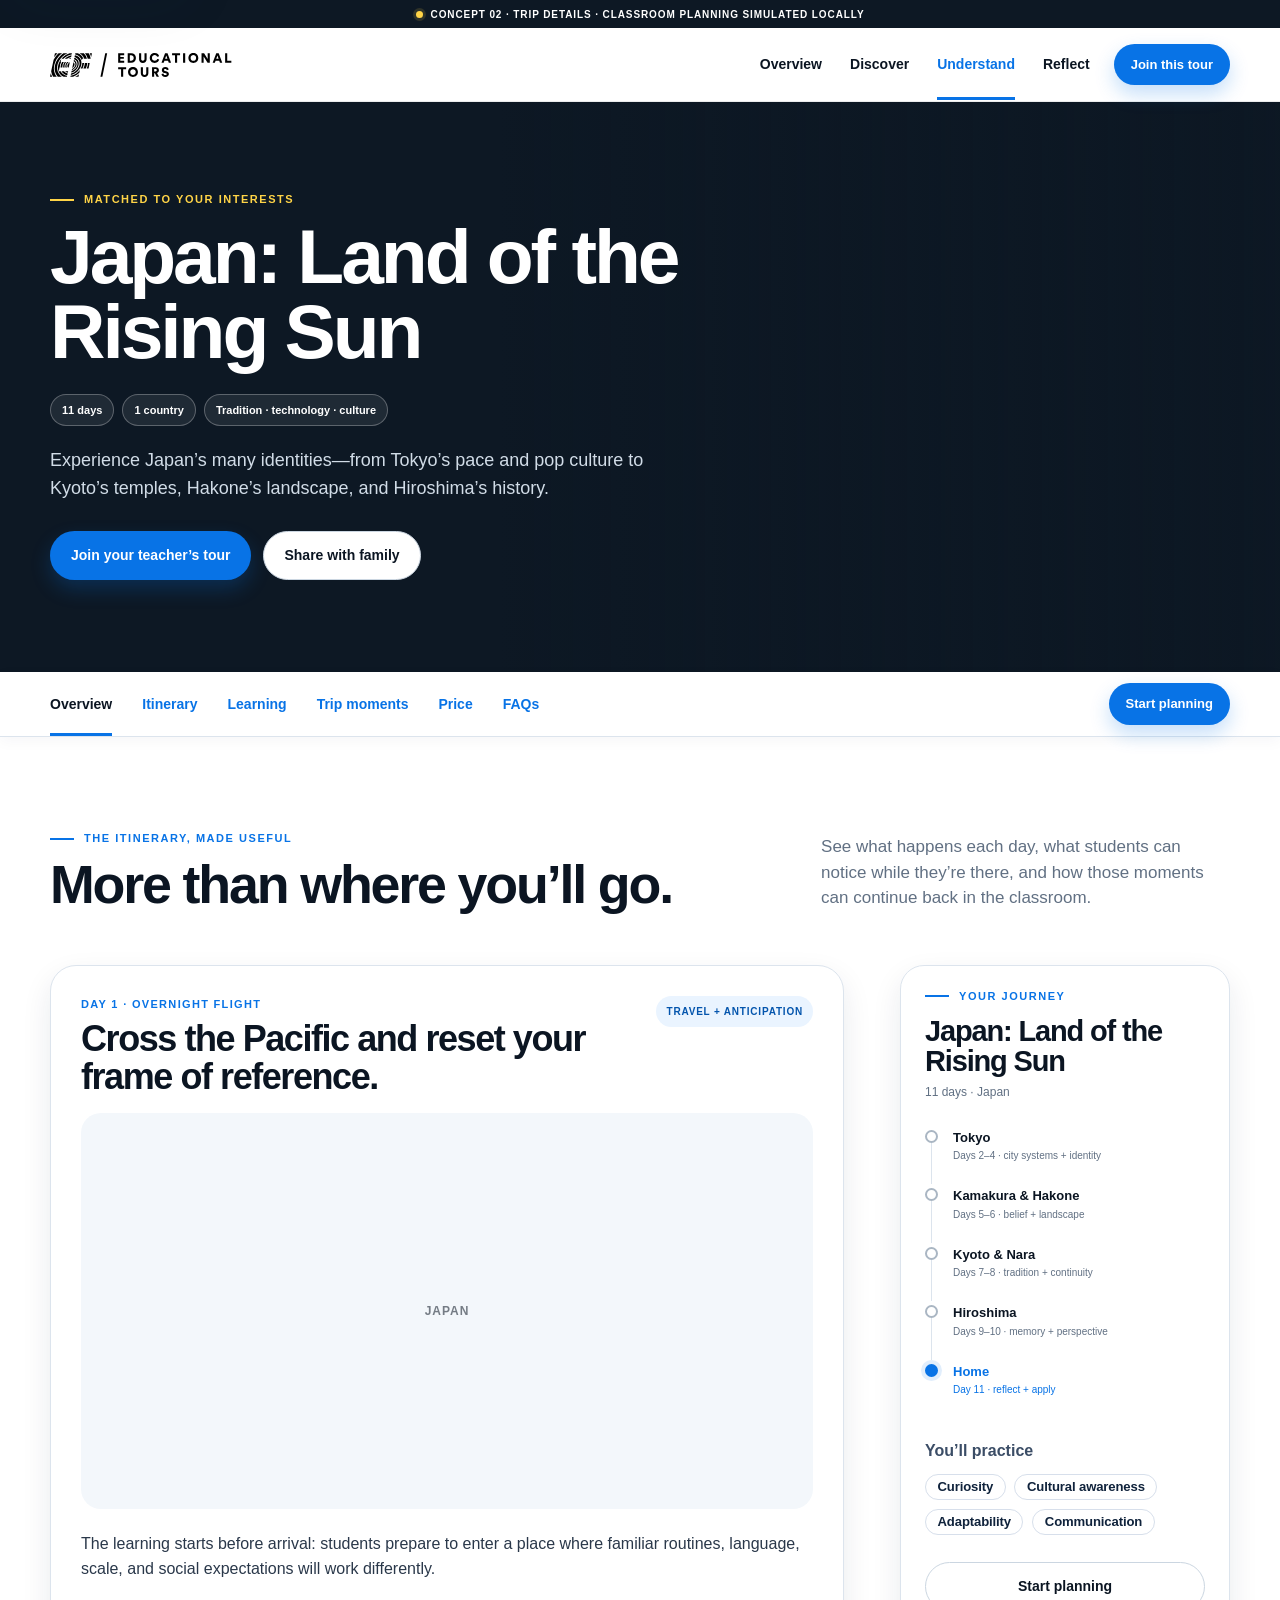
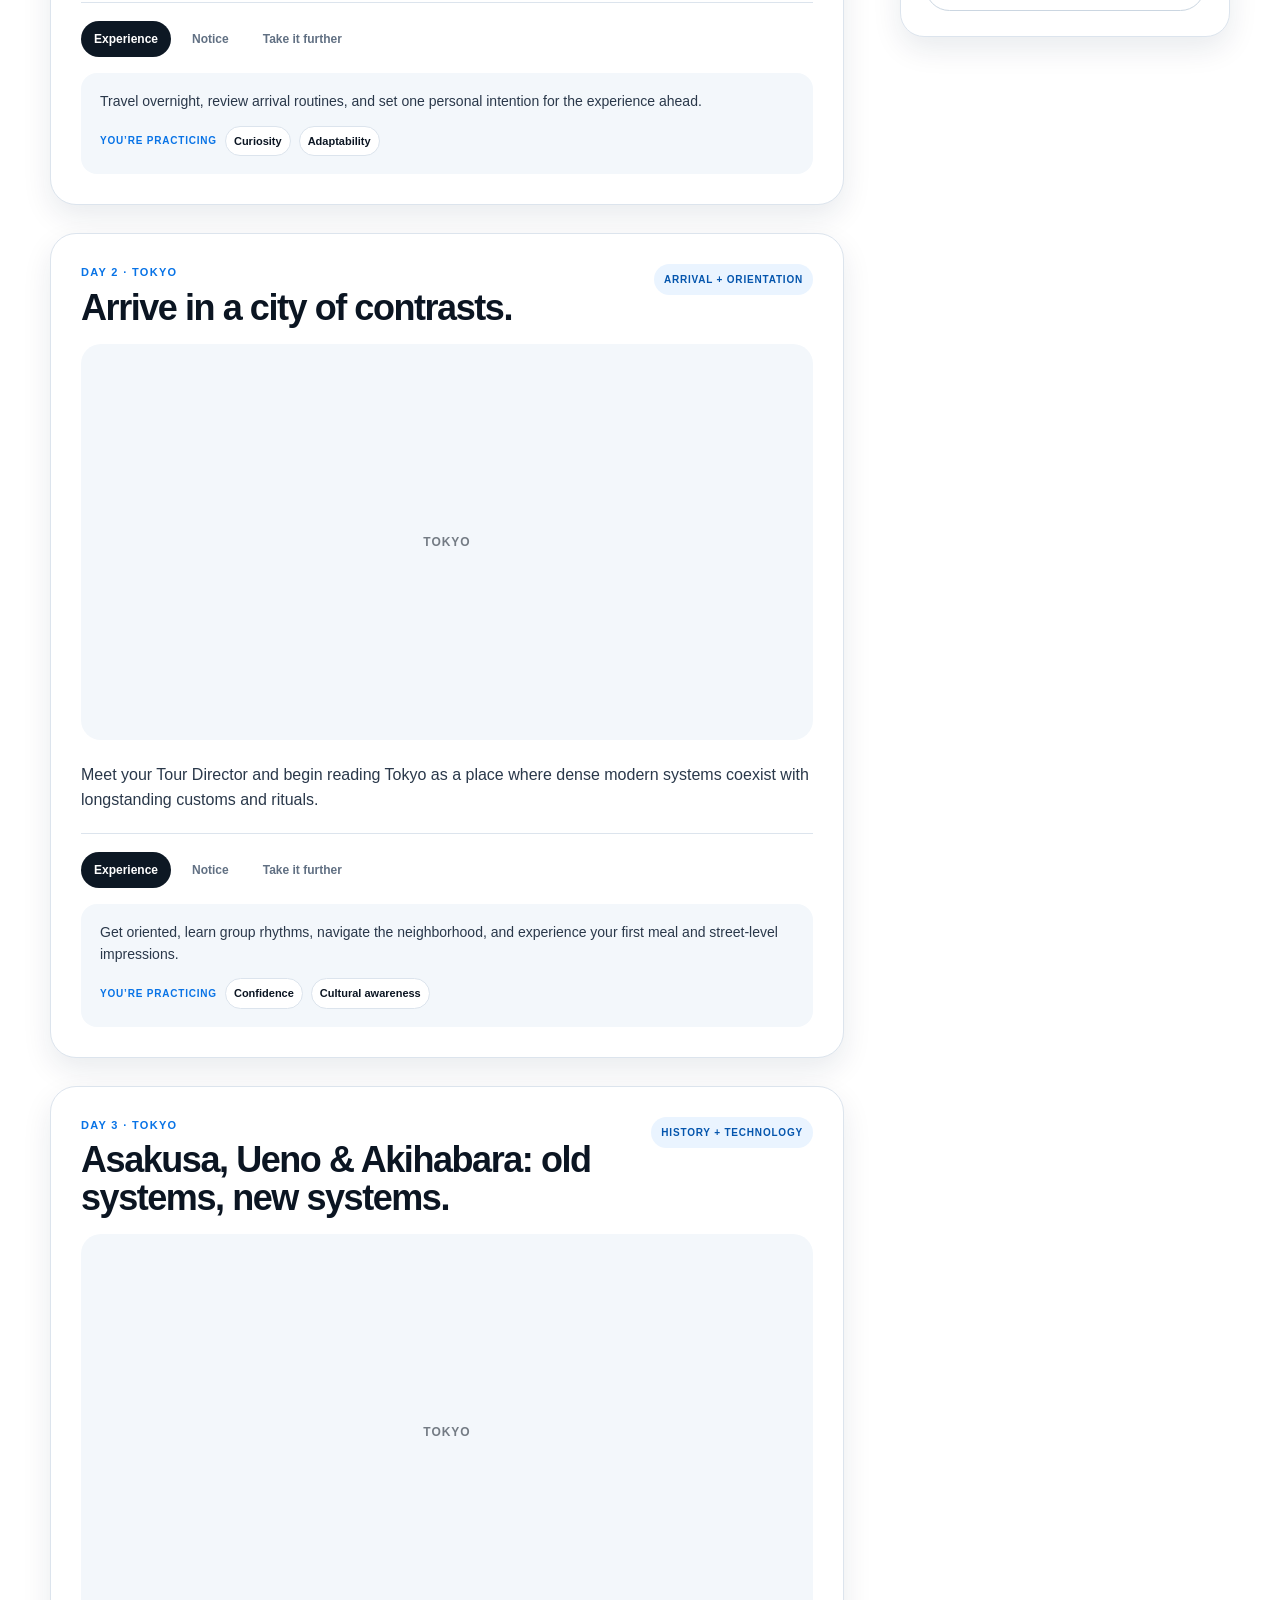
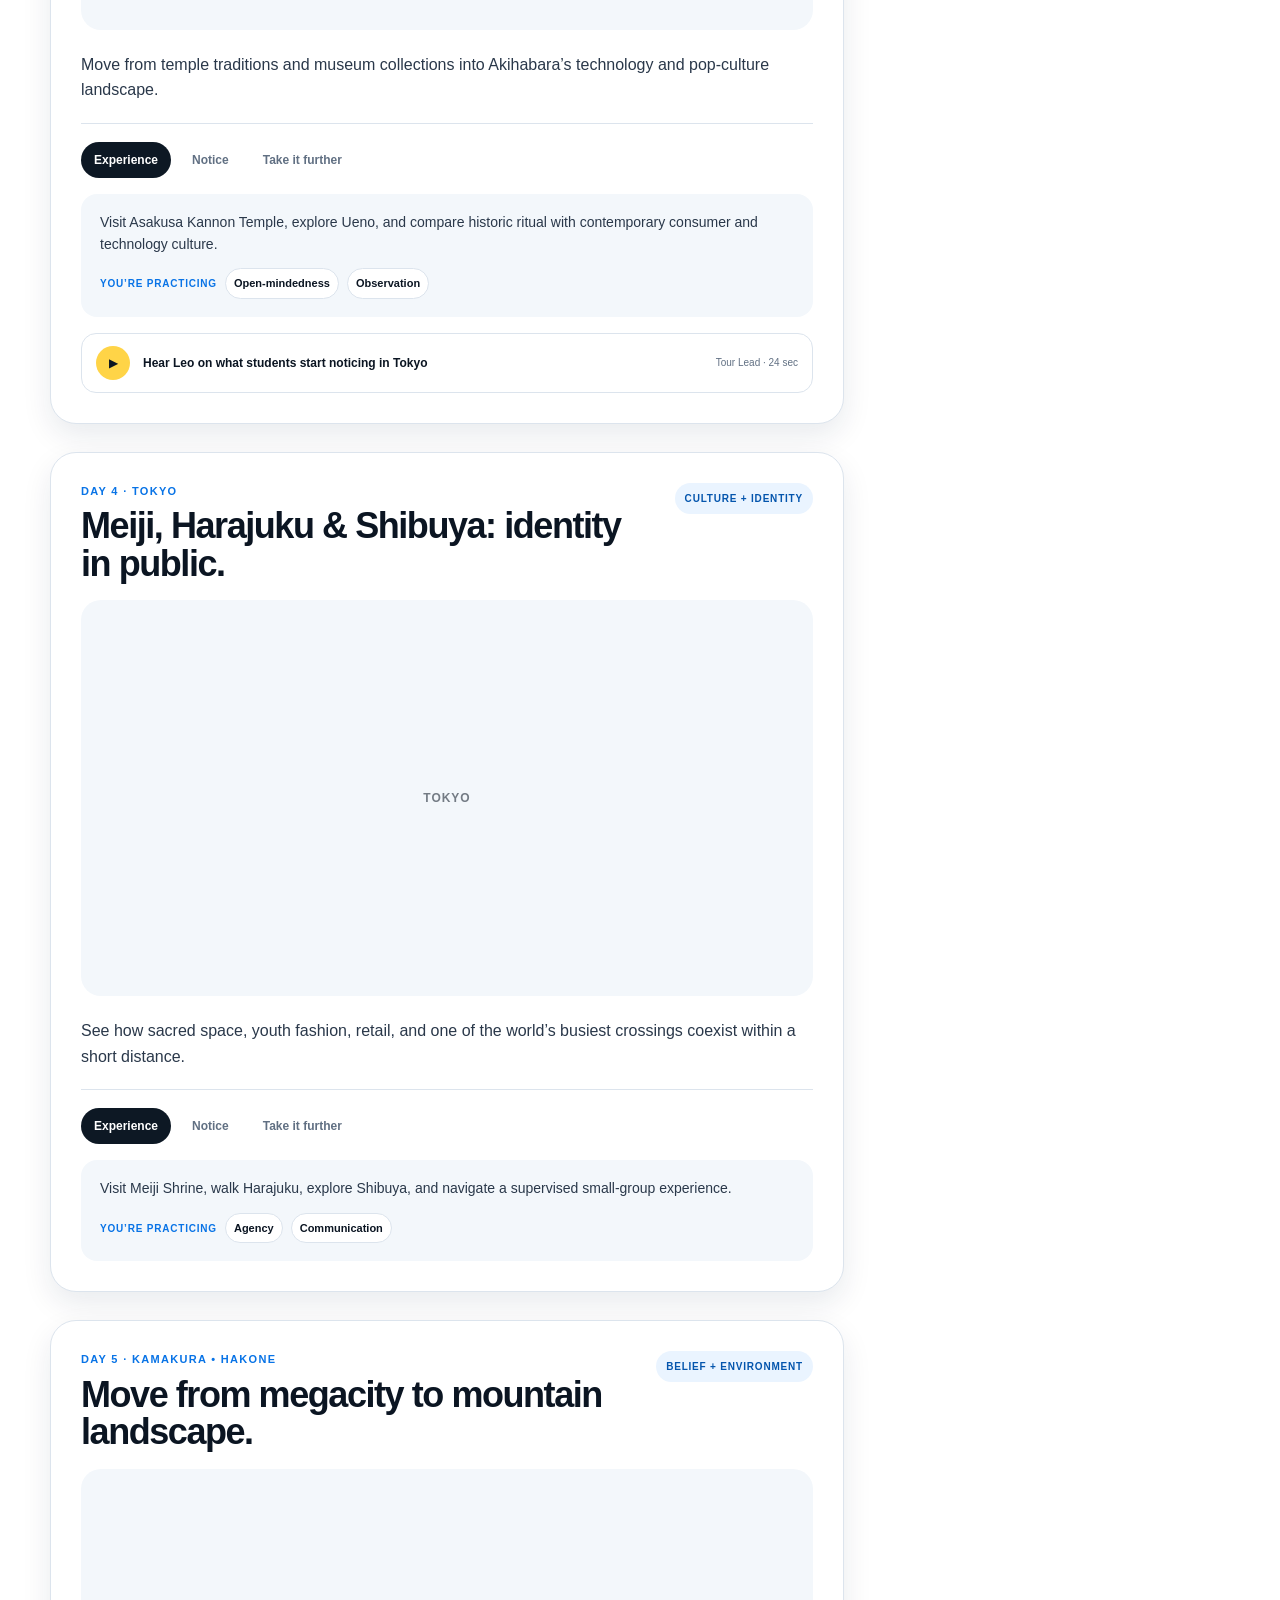
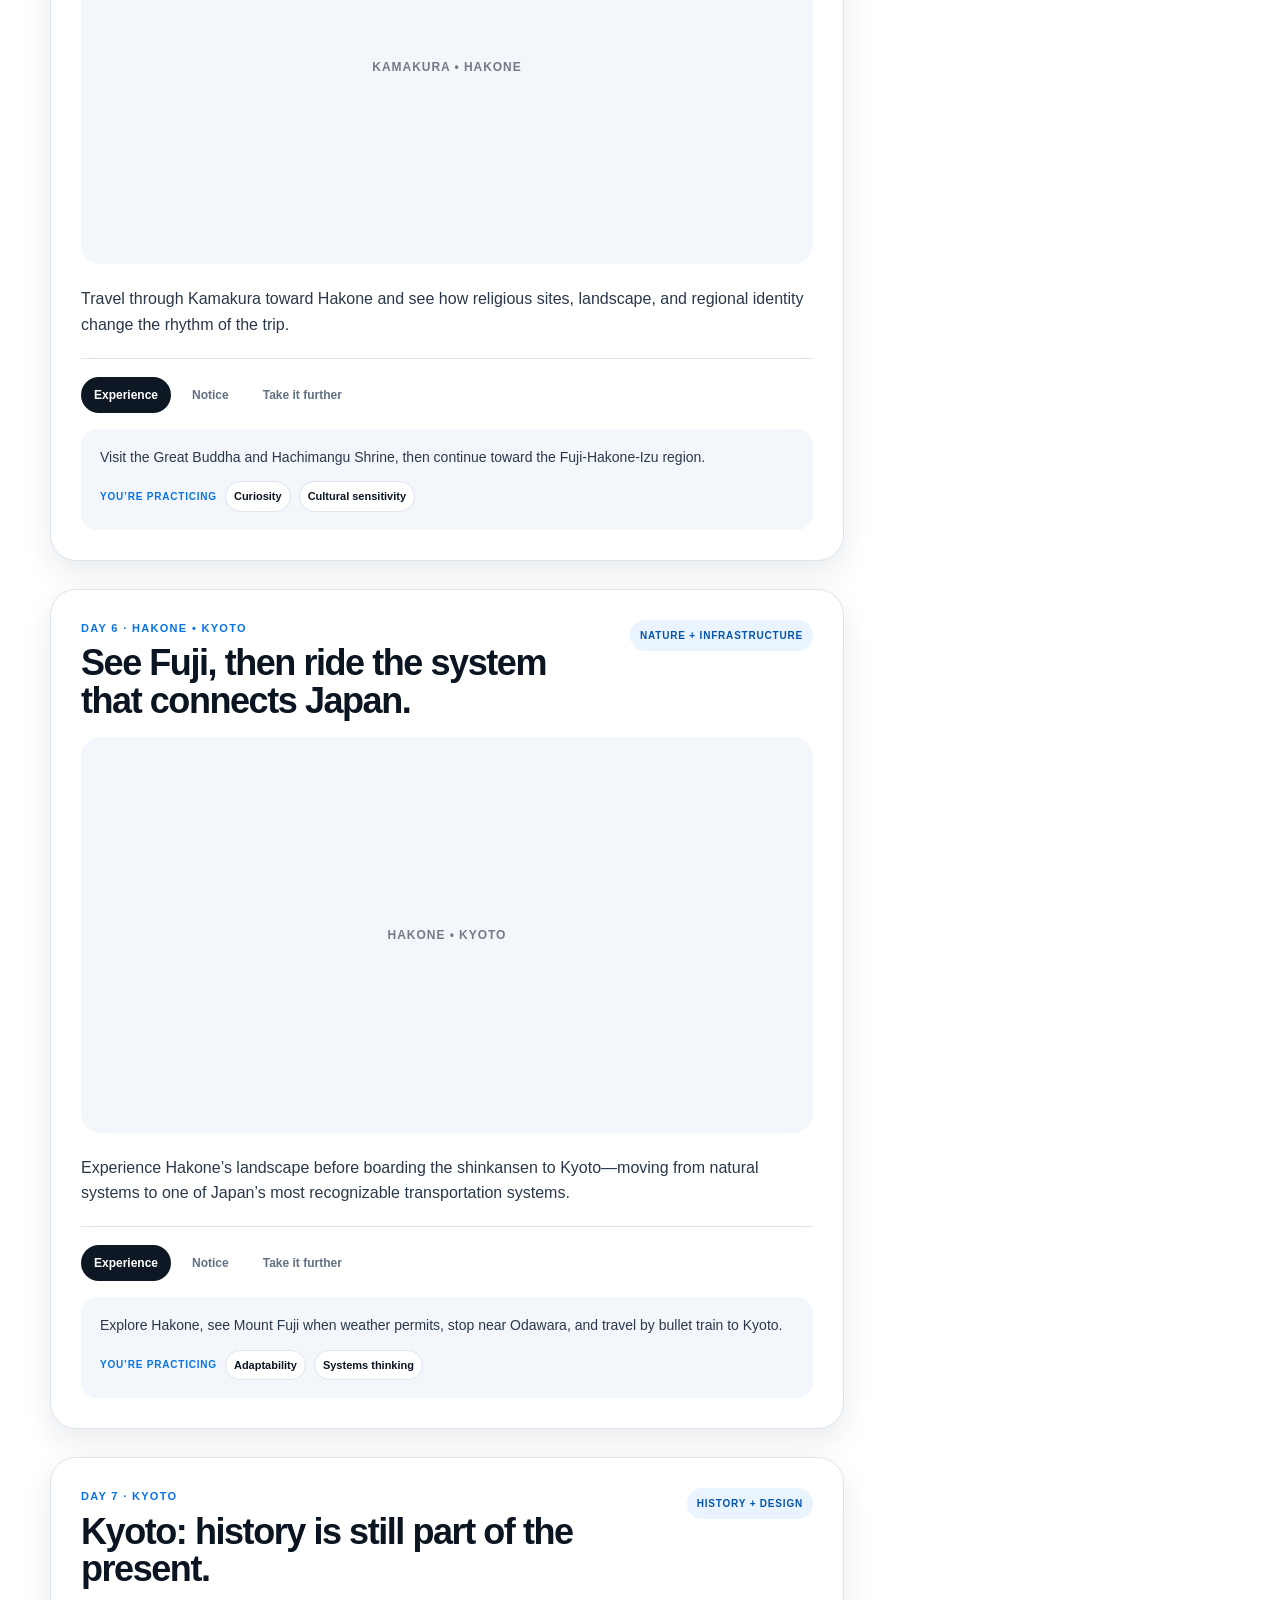
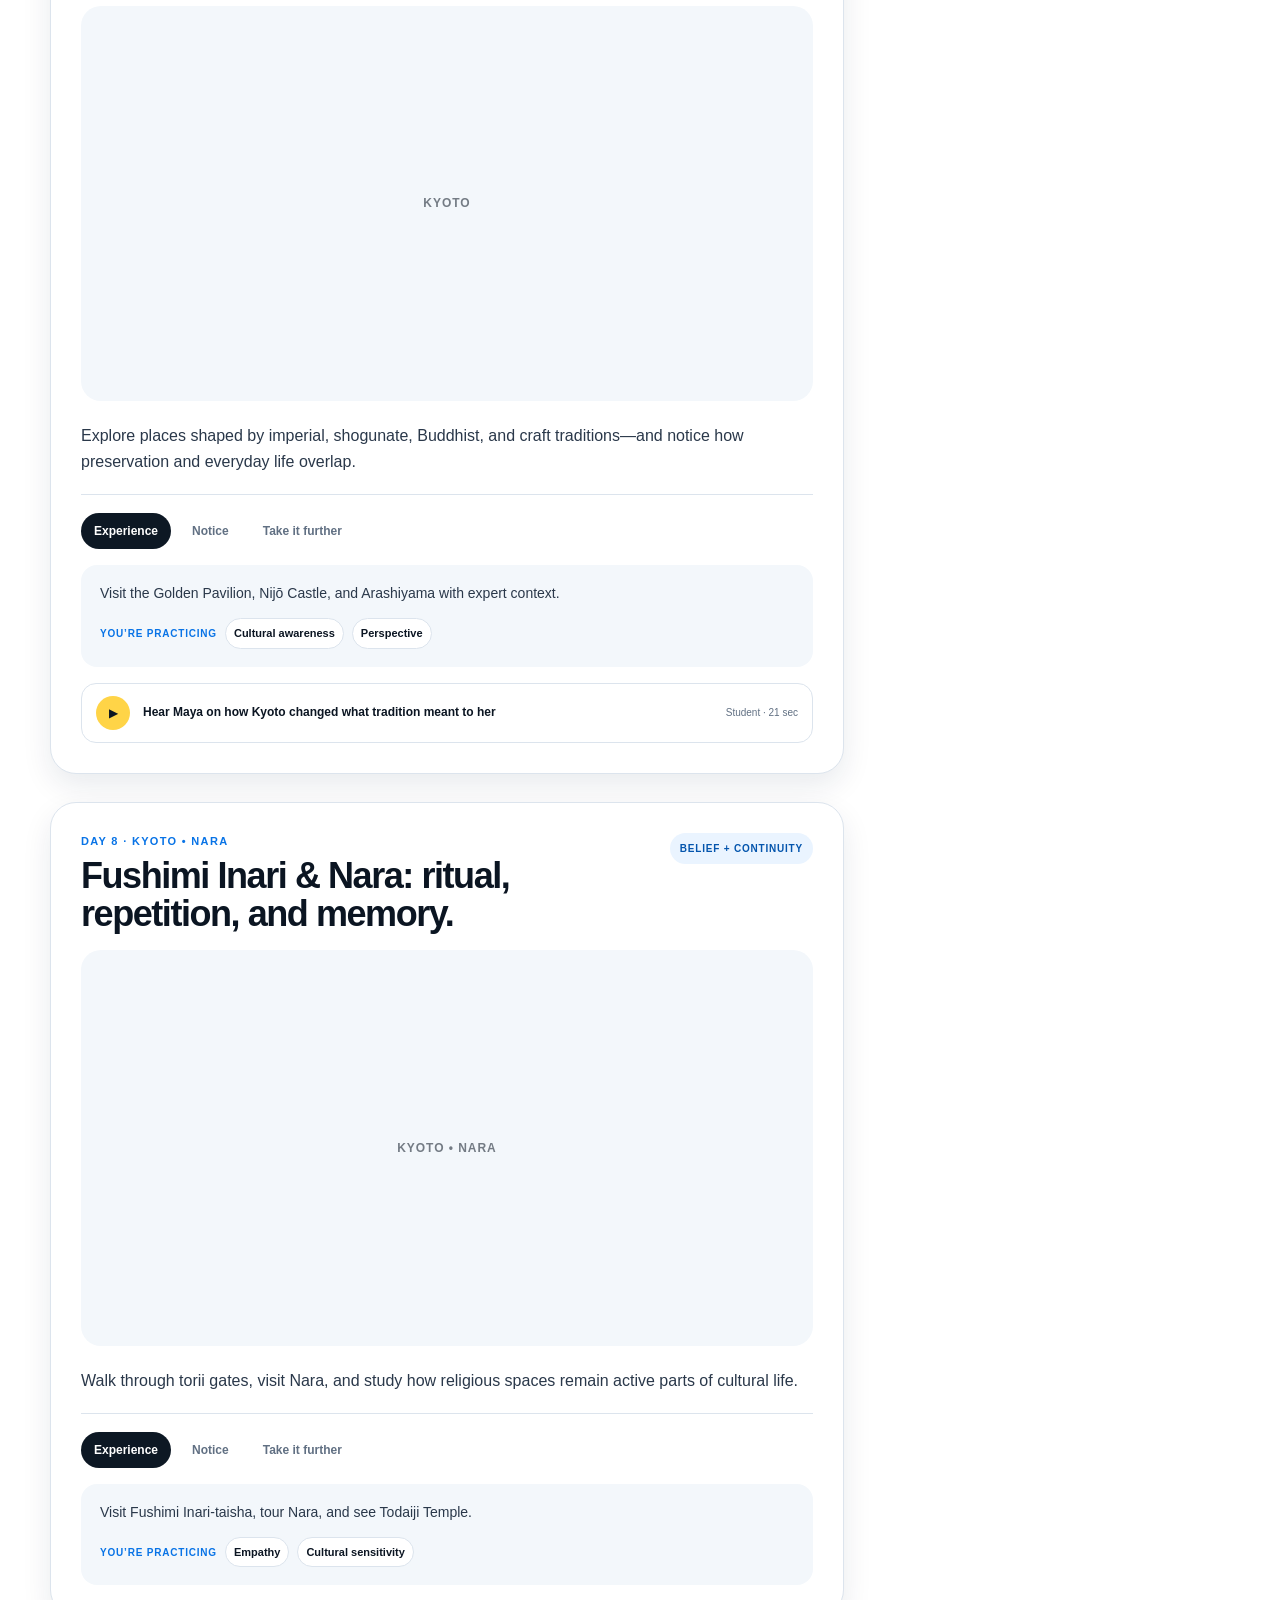
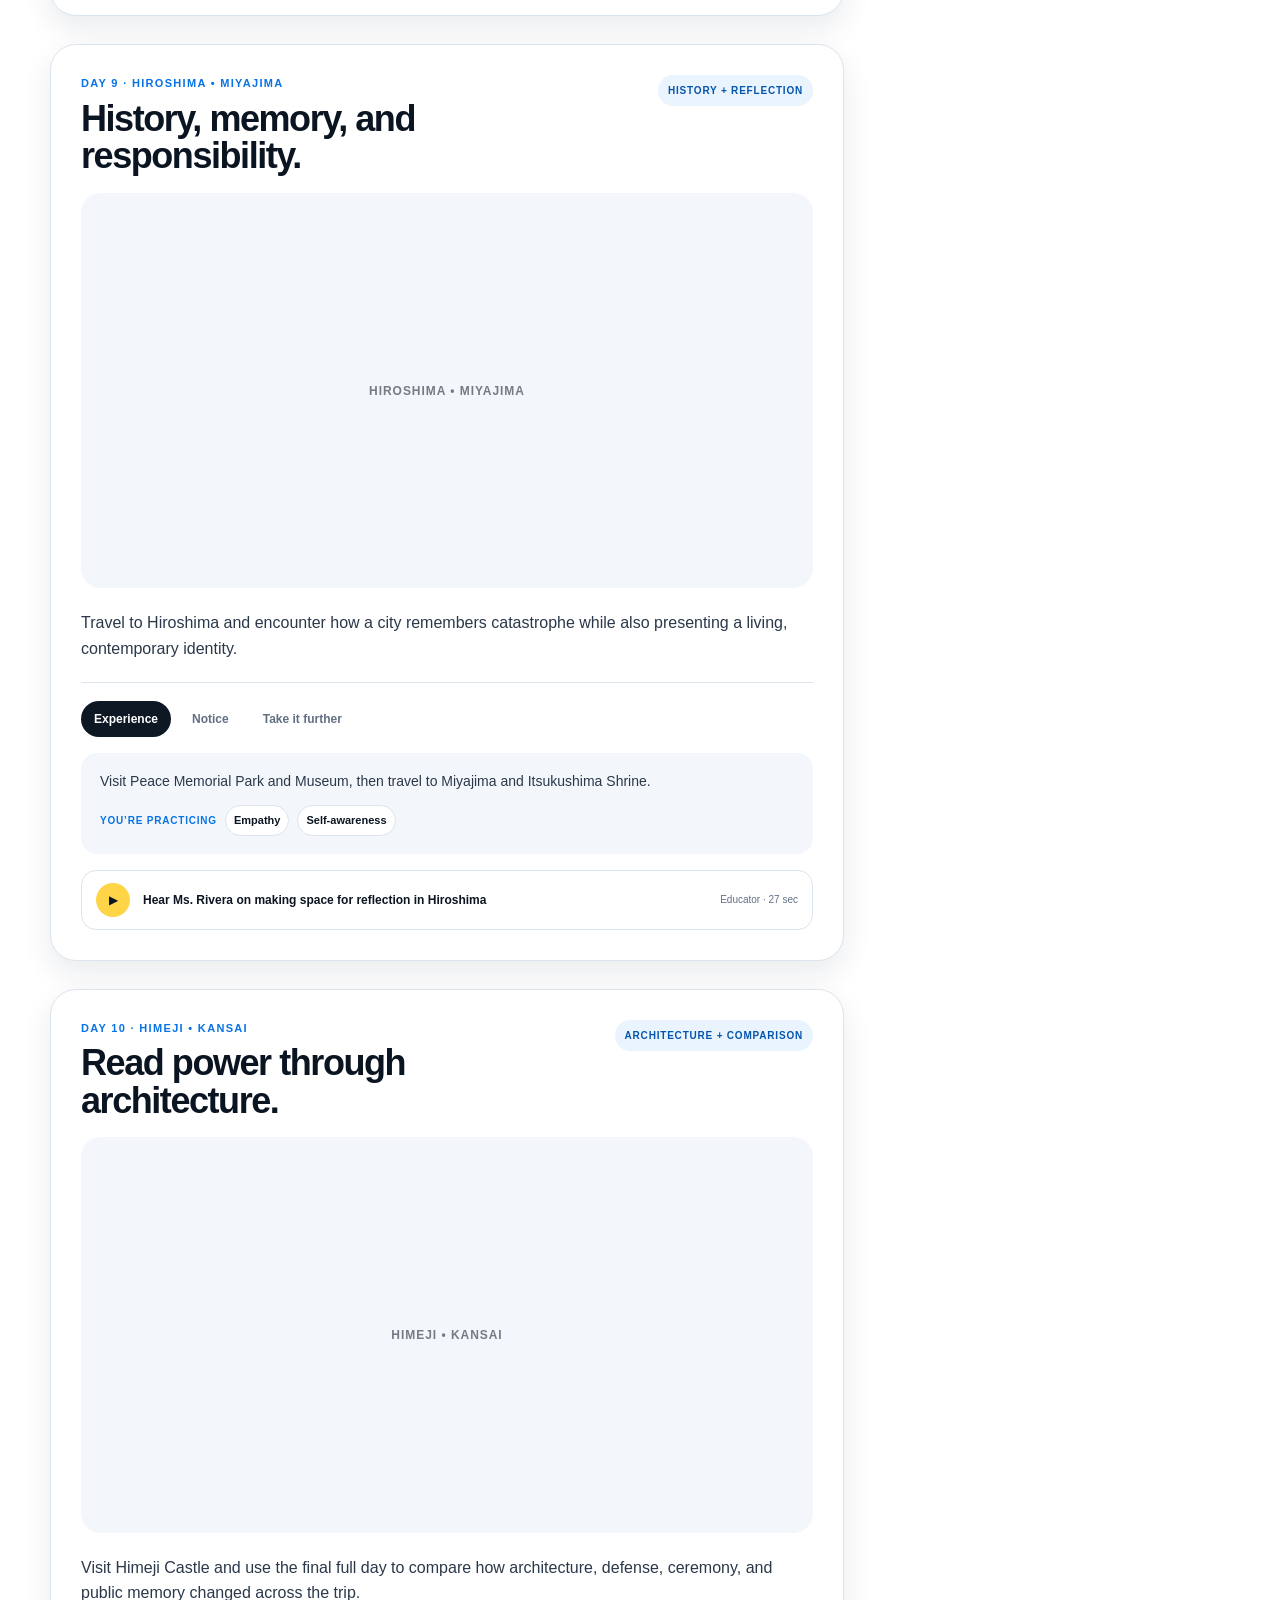
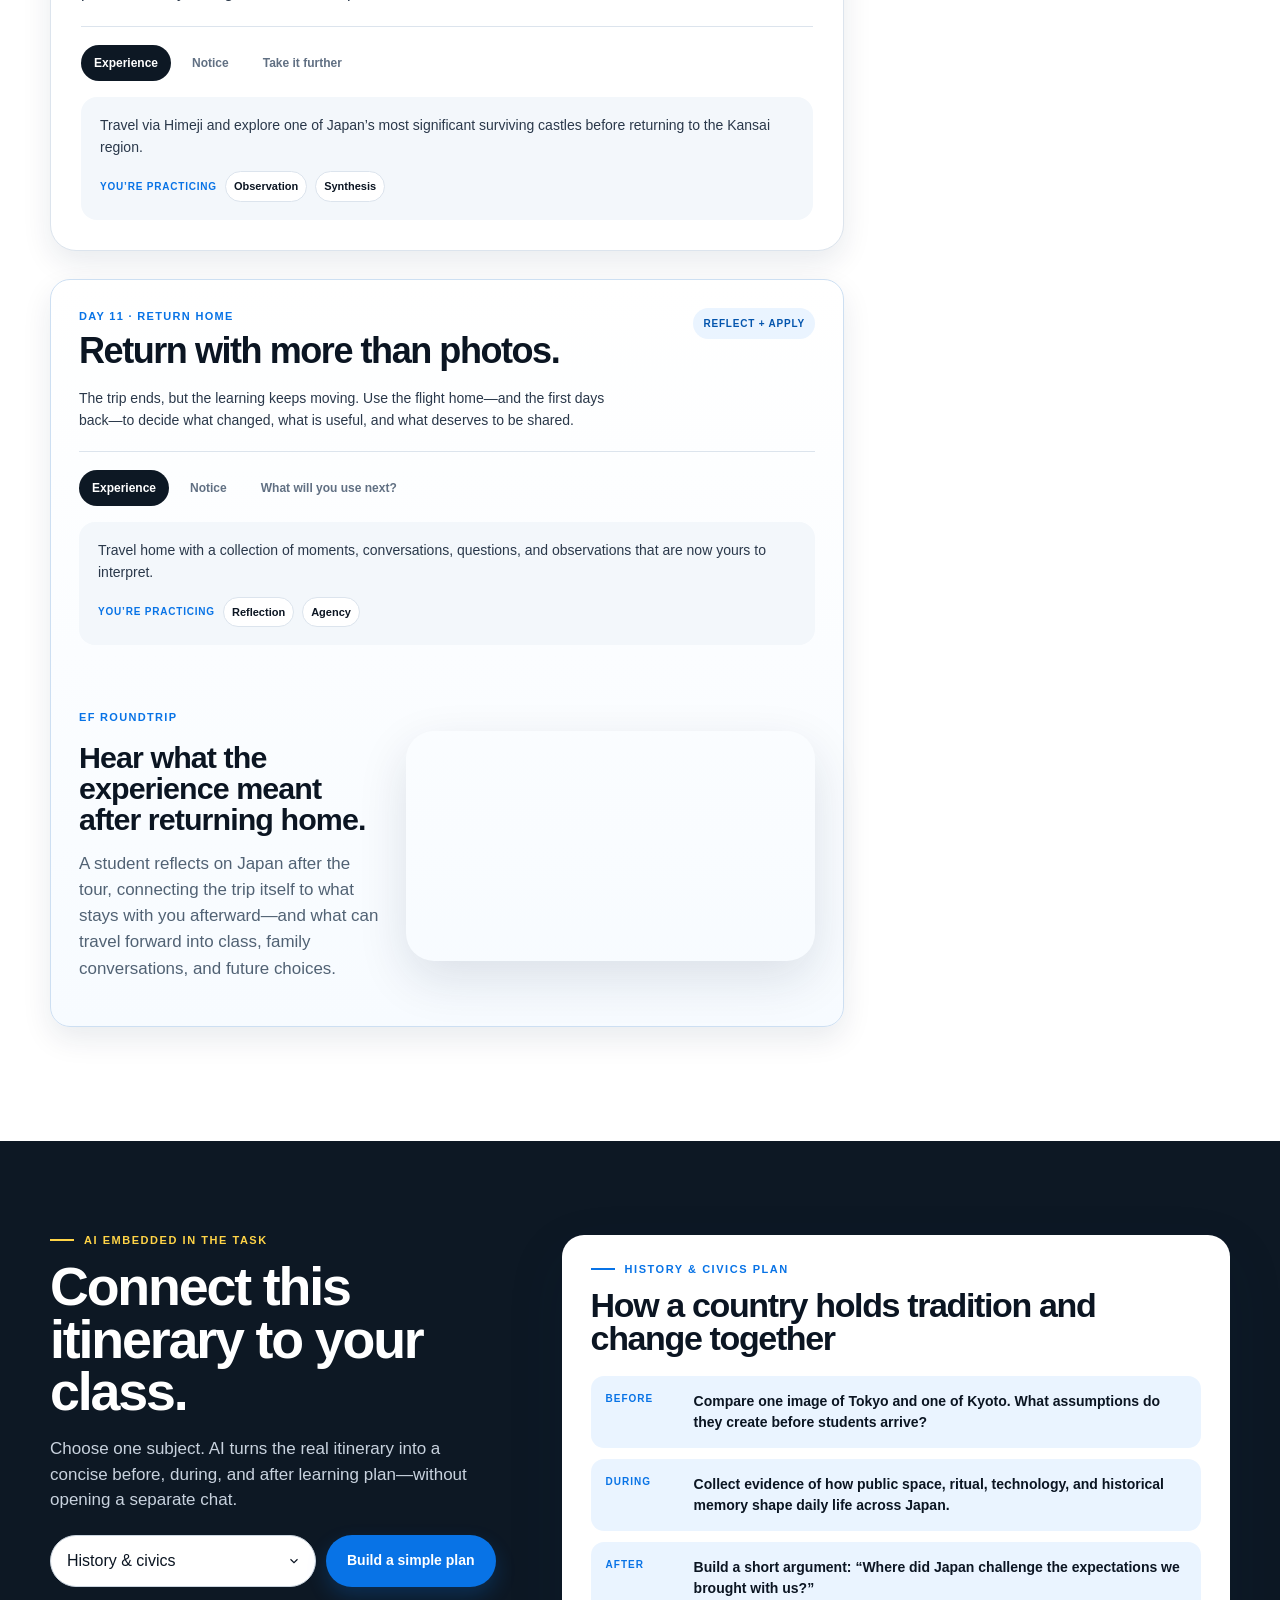
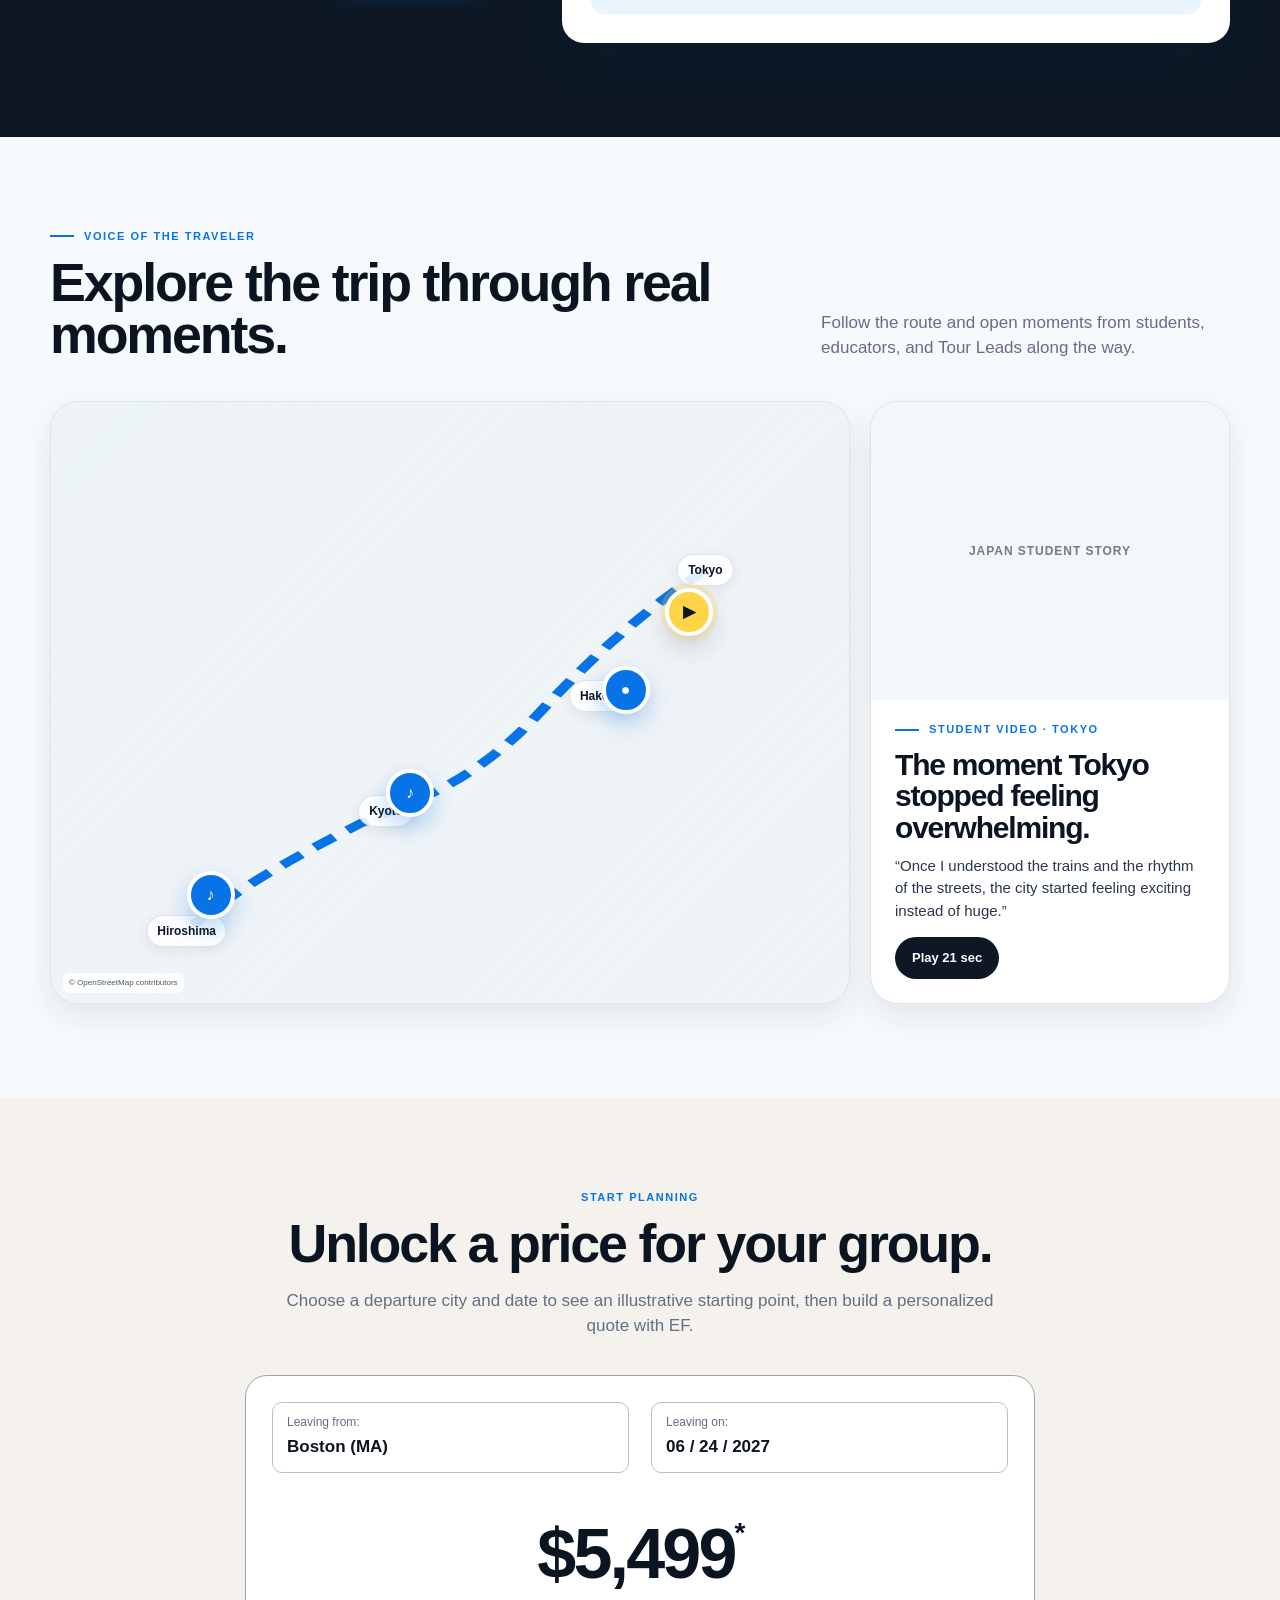
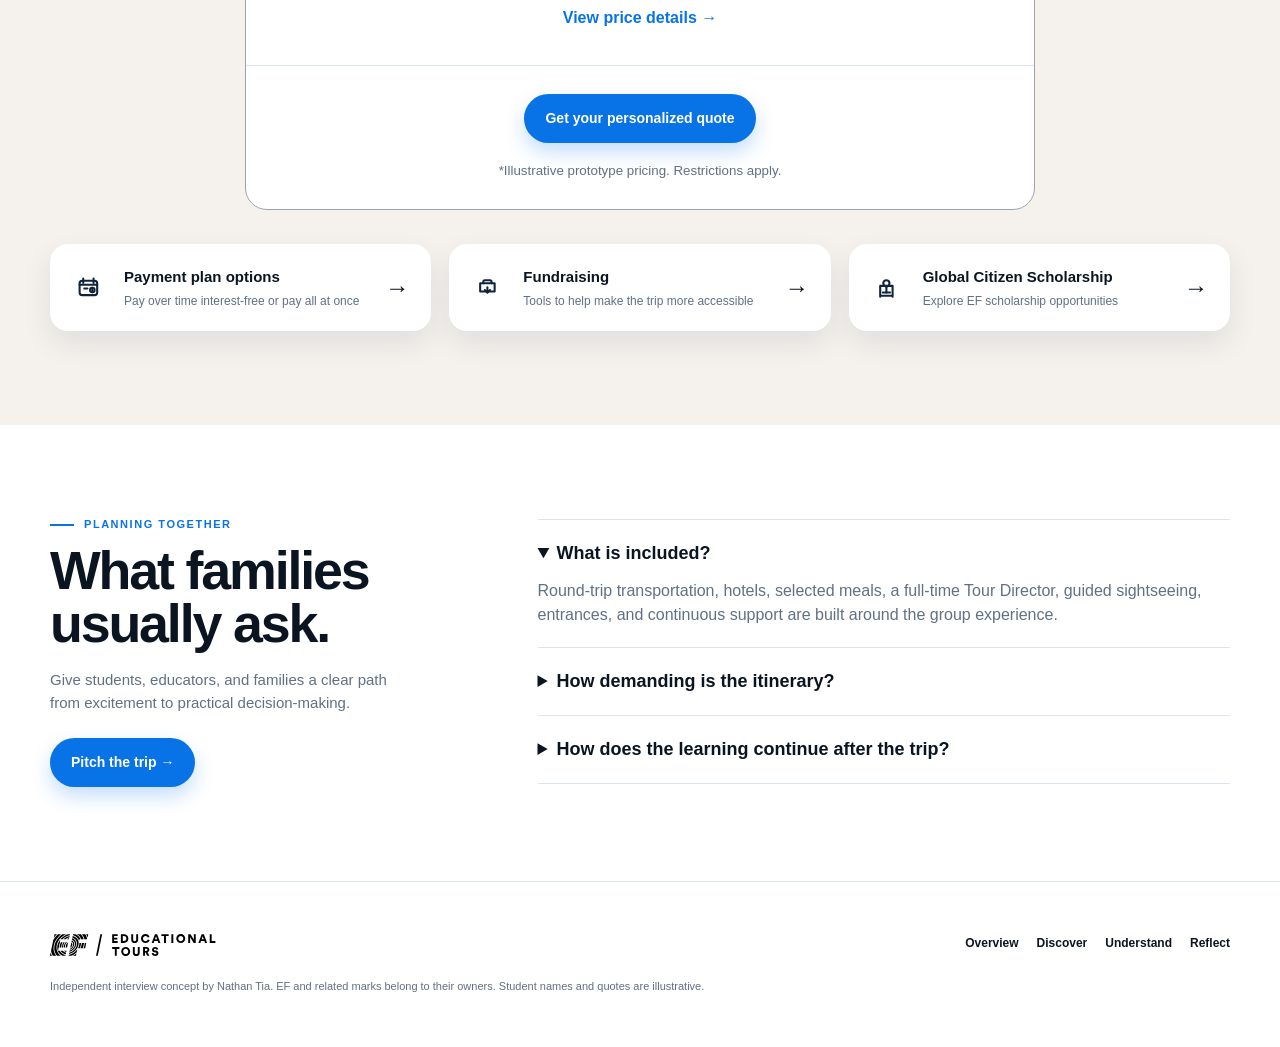
<file: trip.html>
<!DOCTYPE html>

<html lang="en">
<head>
<meta charset="utf-8"/>
<meta content="width=device-width, initial-scale=1" name="viewport"/>
<meta content="An EF Tours Japan trip detail concept showing what students experience, learn, and can apply in class." name="description"/>
<title>Japan: Land of the Rising Sun · EF Tours Concept</title>
<link href="styles.css" rel="stylesheet"/>

<style>
/* v18 trip detail refinements */
.itinerary-rail .rail-skills{margin-top:1.5rem;margin-bottom:1.4rem;}
.itinerary-rail .rail-skills > span{display:block;margin-bottom:.7rem;font-weight:600;color:#3b4d66;font-size:1rem;}
.itinerary-rail .rail-skill-pills{display:flex;flex-wrap:wrap;gap:.55rem;align-items:flex-start;}
.itinerary-rail .rail-skill-pill{display:inline-flex;align-items:center;padding:.3rem .72rem;border:1px solid #d7dfeb;border-radius:999px;background:#fff;font-size:.82rem;line-height:1.1;font-weight:700;color:#10233c;white-space:nowrap;letter-spacing:-.01em;}
.return-card .day-summary{max-width:68ch;margin-bottom:1.25rem;}
.return-card .day-tabs{margin-bottom:1.5rem;}
.return-card .day-tab-list{margin-bottom:1rem;}
.return-roundtrip{display:grid;grid-template-columns:minmax(240px,1fr) minmax(320px,1.35fr);gap:1.5rem;align-items:stretch;padding:1.5rem 0 0;}
.return-roundtrip-copy{display:flex;flex-direction:column;justify-content:center;padding:1rem 0;}
.return-roundtrip-copy .day-kicker{display:inline-block;margin-bottom:1rem;}
.return-roundtrip-copy h4{font-size:clamp(1.9rem,2.2vw,2.8rem);line-height:1.02;margin:0 0 1rem;letter-spacing:-.03em;}
.return-roundtrip-copy p{margin:0;color:#516274;font-size:1.06rem;line-height:1.55;max-width:30rem;}
.return-roundtrip-embed iframe{width:100%;aspect-ratio:16/9;border:0;border-radius:28px;display:block;box-shadow:0 18px 50px rgba(13,34,64,.12);}
.return-roundtrip-embed{align-self:center;}
.price-support-card .support-icon{display:inline-flex;align-items:center;justify-content:center;width:2rem;height:2rem;border-radius:0;background:transparent;color:#10233c;flex:0 0 auto;}
.price-support-card .support-icon svg{width:1.55rem;height:1.55rem;stroke:currentColor;fill:none;stroke-width:2;stroke-linecap:round;stroke-linejoin:round;}
.itinerary-rail .btn-full{margin-top:.2rem;}
@media (max-width: 980px){
  .return-roundtrip{grid-template-columns:1fr;}
}
</style>

</head>
<body data-page="trip">
<a class="skip-link" href="#main">Skip to main content</a>
<div class="prototype-ribbon"><span class="dot"></span> Concept 02 · Trip details · Classroom planning simulated locally</div>
<header class="site-header">
<div class="header-inner">
<a aria-label="EF Educational Tours concept home" class="brand" href="index.html"><img alt="EF logo" class="brand-logo" src="ef-logo.svg"/></a>
<nav aria-label="Primary navigation" class="primary-nav">
<a href="index.html">Overview</a>
<a href="explore.html">Discover</a>
<a aria-current="page" href="trip.html">Understand</a>
<a href="dashboard.html">Reflect</a>
</nav>
<div class="header-actions">
<button class="btn btn-primary btn-small" data-demo="Your teacher’s enrollment flow would begin here." type="button">Join this tour</button>
<button aria-expanded="false" aria-label="Open navigation" class="menu-button" type="button"><span></span><span></span><span></span></button>
</div>
</div>
</header>
<main id="main">
<section class="trip-hero" id="overview">
<img alt="Tokyo, Japan at night" data-photo="" src="https://images.unsplash.com/photo-1540959733332-eab4deabeeaf?auto=format&amp;fit=crop&amp;w=1600&amp;q=85"/>
<div class="container trip-hero-inner"><div class="trip-hero-copy">
<p class="eyebrow">Matched to your interests</p><h1>Japan: Land of the Rising Sun</h1>
<div class="hero-stats"><span class="hero-stat">11 days</span><span class="hero-stat">1 country</span><span class="hero-stat">Tradition · technology · culture</span></div>
<p class="lede">Experience Japan’s many identities—from Tokyo’s pace and pop culture to Kyoto’s temples, Hakone’s landscape, and Hiroshima’s history.</p>
<div class="hero-actions"><button class="btn btn-primary" data-demo="Your teacher’s enrollment flow would begin here." type="button">Join your teacher’s tour</button><button class="btn btn-secondary" data-demo="A concise family summary would be ready to send." type="button">Share with family</button></div>
</div></div>
</section>
<nav aria-label="Trip detail sections" class="trip-subnav"><div class="container trip-subnav-inner"><div class="trip-subnav-links"><a class="is-active" data-subnav-link="" href="#overview">Overview</a><a data-subnav-link="" href="#itinerary">Itinerary</a><a data-subnav-link="" href="#learning">Learning</a><a data-subnav-link="" href="#trip-moments">Trip moments</a><a data-subnav-link="" href="#price">Price</a><a data-subnav-link="" href="#faqs">FAQs</a></div><a class="btn btn-primary btn-small trip-subnav-cta" href="#price">Start planning</a></div></nav>
<section class="section itinerary-section" id="itinerary"><div class="container"><div class="section-heading itinerary-intro reveal"><div><p class="eyebrow">The itinerary, made useful</p><h2>More than where you’ll go.</h2></div><p>See what happens each day, what students can notice while they’re there, and how those moments can continue back in the classroom.</p></div>
<div class="itinerary-layout"><div class="itinerary-days">
<article class="day-card reveal" data-city="tokyo" id="day-1">
<div class="day-heading"><div><span class="day-kicker">Day 1 · Overnight flight</span><h3>Cross the Pacific and reset your frame of reference.</h3></div><span class="day-time">Travel + anticipation</span></div>
<figure class="day-image photo-shell" data-fallback="Japan"><img alt="Student travel experience in Japan" data-photo="" loading="lazy" src="https://images.unsplash.com/photo-1480796927426-f609979314bd?auto=format&amp;fit=crop&amp;w=1600&amp;q=85"/></figure>
<p class="day-summary">The learning starts before arrival: students prepare to enter a place where familiar routines, language, scale, and social expectations will work differently.</p>
<div class="day-tabs" data-day-tabs="">
<div class="day-tab-list" role="tablist"><button aria-selected="true" class="day-tab is-active" data-tab="experience" role="tab">Experience</button><button aria-selected="false" class="day-tab" data-tab="notice" role="tab">Notice</button><button aria-selected="false" class="day-tab" data-tab="extend" role="tab">Take it further</button></div>
<div class="day-tab-panel is-active" data-panel="experience"><p>Travel overnight, review arrival routines, and set one personal intention for the experience ahead.</p><div class="skill-line"><span>You’re practicing</span><b>Curiosity</b><b>Adaptability</b></div></div>
<div class="day-tab-panel" data-panel="notice"><p>What assumptions about Japan are you bringing with you before you have seen it firsthand?</p></div>
<div class="day-tab-panel" data-panel="extend"><p>Write one expectation you want the trip to challenge or complicate.</p><div class="class-line">Class connection · Writing · Global studies</div></div>
</div>
</article>
<article class="day-card reveal" data-city="tokyo" id="day-2">
<div class="day-heading"><div><span class="day-kicker">Day 2 · Tokyo</span><h3>Arrive in a city of contrasts.</h3></div><span class="day-time">Arrival + orientation</span></div>
<figure class="day-image photo-shell" data-fallback="Tokyo"><img alt="Student travel experience in Tokyo, Japan" data-photo="" loading="lazy" src="https://images.unsplash.com/photo-1540959733332-eab4deabeeaf?auto=format&amp;fit=crop&amp;w=1600&amp;q=85"/></figure>
<p class="day-summary">Meet your Tour Director and begin reading Tokyo as a place where dense modern systems coexist with longstanding customs and rituals.</p>
<div class="day-tabs" data-day-tabs="">
<div class="day-tab-list" role="tablist"><button aria-selected="true" class="day-tab is-active" data-tab="experience" role="tab">Experience</button><button aria-selected="false" class="day-tab" data-tab="notice" role="tab">Notice</button><button aria-selected="false" class="day-tab" data-tab="extend" role="tab">Take it further</button></div>
<div class="day-tab-panel is-active" data-panel="experience"><p>Get oriented, learn group rhythms, navigate the neighborhood, and experience your first meal and street-level impressions.</p><div class="skill-line"><span>You’re practicing</span><b>Confidence</b><b>Cultural awareness</b></div></div>
<div class="day-tab-panel" data-panel="notice"><p>What feels most different first: pace, etiquette, transit, sound, signage, or personal space?</p></div>
<div class="day-tab-panel" data-panel="extend"><p>Capture one ordinary detail that immediately tells you you are somewhere new.</p><div class="class-line">Class connection · Writing · Culture</div></div>
</div>
</article>
<article class="day-card reveal" data-city="tokyo" id="day-3">
<div class="day-heading"><div><span class="day-kicker">Day 3 · Tokyo</span><h3>Asakusa, Ueno &amp; Akihabara: old systems, new systems.</h3></div><span class="day-time">History + technology</span></div>
<figure class="day-image photo-shell" data-fallback="Tokyo"><img alt="Student travel experience in Tokyo, Japan" data-photo="" loading="lazy" src="https://images.unsplash.com/photo-1545569341-9eb8b30979d9?auto=format&amp;fit=crop&amp;w=1600&amp;q=85"/></figure>
<p class="day-summary">Move from temple traditions and museum collections into Akihabara’s technology and pop-culture landscape.</p>
<div class="day-tabs" data-day-tabs="">
<div class="day-tab-list" role="tablist"><button aria-selected="true" class="day-tab is-active" data-tab="experience" role="tab">Experience</button><button aria-selected="false" class="day-tab" data-tab="notice" role="tab">Notice</button><button aria-selected="false" class="day-tab" data-tab="extend" role="tab">Take it further</button></div>
<div class="day-tab-panel is-active" data-panel="experience"><p>Visit Asakusa Kannon Temple, explore Ueno, and compare historic ritual with contemporary consumer and technology culture.</p><div class="skill-line"><span>You’re practicing</span><b>Open-mindedness</b><b>Observation</b></div></div>
<div class="day-tab-panel" data-panel="notice"><p>Where does tradition remain visible inside one of the world’s most technologically advanced cities?</p></div>
<div class="day-tab-panel" data-panel="extend"><p>Choose two images—one historic, one contemporary—and explain what they reveal about continuity and change.</p><div class="class-line">Class connection · History · Technology · Culture</div></div>
</div>
<button class="context-audio" data-demo="A Tour Lead perspective from Tokyo would play here." type="button"><span>▶</span><strong>Hear Leo on what students start noticing in Tokyo</strong><small>Tour Lead · 24 sec</small></button>
</article>
<article class="day-card reveal" data-city="tokyo" id="day-4">
<div class="day-heading"><div><span class="day-kicker">Day 4 · Tokyo</span><h3>Meiji, Harajuku &amp; Shibuya: identity in public.</h3></div><span class="day-time">Culture + identity</span></div>
<figure class="day-image photo-shell" data-fallback="Tokyo"><img alt="Student travel experience in Shibuya, Tokyo" data-photo="" loading="lazy" src="https://images.unsplash.com/photo-1503899036084-c55cdd92da26?auto=format&amp;fit=crop&amp;w=1600&amp;q=85"/></figure>
<p class="day-summary">See how sacred space, youth fashion, retail, and one of the world’s busiest crossings coexist within a short distance.</p>
<div class="day-tabs" data-day-tabs="">
<div class="day-tab-list" role="tablist"><button aria-selected="true" class="day-tab is-active" data-tab="experience" role="tab">Experience</button><button aria-selected="false" class="day-tab" data-tab="notice" role="tab">Notice</button><button aria-selected="false" class="day-tab" data-tab="extend" role="tab">Take it further</button></div>
<div class="day-tab-panel is-active" data-panel="experience"><p>Visit Meiji Shrine, walk Harajuku, explore Shibuya, and navigate a supervised small-group experience.</p><div class="skill-line"><span>You’re practicing</span><b>Agency</b><b>Communication</b></div></div>
<div class="day-tab-panel" data-panel="notice"><p>How do people signal identity through clothing, behavior, ritual, and the use of shared space?</p></div>
<div class="day-tab-panel" data-panel="extend"><p>Compare one unwritten social rule you notice in Tokyo with one at home.</p><div class="class-line">Class connection · Sociology · Culture · Design</div></div>
</div>
</article>
<article class="day-card reveal" data-city="hakone" id="day-5">
<div class="day-heading"><div><span class="day-kicker">Day 5 · Kamakura • Hakone</span><h3>Move from megacity to mountain landscape.</h3></div><span class="day-time">Belief + environment</span></div>
<figure class="day-image photo-shell" data-fallback="Kamakura • Hakone"><img alt="Student travel experience in Kamakura and Hakone, Japan" data-photo="" loading="lazy" src="https://images.unsplash.com/photo-1492571350019-22de08371fd3?auto=format&amp;fit=crop&amp;w=1600&amp;q=85"/></figure>
<p class="day-summary">Travel through Kamakura toward Hakone and see how religious sites, landscape, and regional identity change the rhythm of the trip.</p>
<div class="day-tabs" data-day-tabs="">
<div class="day-tab-list" role="tablist"><button aria-selected="true" class="day-tab is-active" data-tab="experience" role="tab">Experience</button><button aria-selected="false" class="day-tab" data-tab="notice" role="tab">Notice</button><button aria-selected="false" class="day-tab" data-tab="extend" role="tab">Take it further</button></div>
<div class="day-tab-panel is-active" data-panel="experience"><p>Visit the Great Buddha and Hachimangu Shrine, then continue toward the Fuji-Hakone-Izu region.</p><div class="skill-line"><span>You’re practicing</span><b>Curiosity</b><b>Cultural sensitivity</b></div></div>
<div class="day-tab-panel" data-panel="notice"><p>How does the experience of a sacred site change when landscape and movement are part of the setting?</p></div>
<div class="day-tab-panel" data-panel="extend"><p>Create a short photo essay connecting place, belief, and scale.</p><div class="class-line">Class connection · World religions · Geography</div></div>
</div>
</article>
<article class="day-card reveal" data-city="hakone" id="day-6">
<div class="day-heading"><div><span class="day-kicker">Day 6 · Hakone • Kyoto</span><h3>See Fuji, then ride the system that connects Japan.</h3></div><span class="day-time">Nature + infrastructure</span></div>
<figure class="day-image photo-shell" data-fallback="Hakone • Kyoto"><img alt="Student travel experience in Hakone • Kyoto, Japan" data-photo="" loading="lazy" src="https://images.unsplash.com/photo-1490806843957-31f4c9a91c65?auto=format&amp;fit=crop&amp;w=1600&amp;q=85"/></figure>
<p class="day-summary">Experience Hakone’s landscape before boarding the shinkansen to Kyoto—moving from natural systems to one of Japan’s most recognizable transportation systems.</p>
<div class="day-tabs" data-day-tabs="">
<div class="day-tab-list" role="tablist"><button aria-selected="true" class="day-tab is-active" data-tab="experience" role="tab">Experience</button><button aria-selected="false" class="day-tab" data-tab="notice" role="tab">Notice</button><button aria-selected="false" class="day-tab" data-tab="extend" role="tab">Take it further</button></div>
<div class="day-tab-panel is-active" data-panel="experience"><p>Explore Hakone, see Mount Fuji when weather permits, stop near Odawara, and travel by bullet train to Kyoto.</p><div class="skill-line"><span>You’re practicing</span><b>Adaptability</b><b>Systems thinking</b></div></div>
<div class="day-tab-panel" data-panel="notice"><p>What does the bullet train reveal about how infrastructure can shape daily life and national identity?</p></div>
<div class="day-tab-panel" data-panel="extend"><p>Compare one transportation system in Japan with one at home: speed, access, behavior, and design.</p><div class="class-line">Class connection · Geography · Engineering · Design</div></div>
</div>
</article>
<article class="day-card reveal" data-city="kyoto" id="day-7">
<div class="day-heading"><div><span class="day-kicker">Day 7 · Kyoto</span><h3>Kyoto: history is still part of the present.</h3></div><span class="day-time">History + design</span></div>
<figure class="day-image photo-shell" data-fallback="Kyoto"><img alt="Student travel experience in Kyoto, Japan" data-photo="" loading="lazy" src="https://images.unsplash.com/photo-1493976040374-85c8e12f0c0e?auto=format&amp;fit=crop&amp;w=1600&amp;q=85"/></figure>
<p class="day-summary">Explore places shaped by imperial, shogunate, Buddhist, and craft traditions—and notice how preservation and everyday life overlap.</p>
<div class="day-tabs" data-day-tabs="">
<div class="day-tab-list" role="tablist"><button aria-selected="true" class="day-tab is-active" data-tab="experience" role="tab">Experience</button><button aria-selected="false" class="day-tab" data-tab="notice" role="tab">Notice</button><button aria-selected="false" class="day-tab" data-tab="extend" role="tab">Take it further</button></div>
<div class="day-tab-panel is-active" data-panel="experience"><p>Visit the Golden Pavilion, Nijō Castle, and Arashiyama with expert context.</p><div class="skill-line"><span>You’re practicing</span><b>Cultural awareness</b><b>Perspective</b></div></div>
<div class="day-tab-panel" data-panel="notice"><p>What choices make a place feel preserved rather than frozen in time?</p></div>
<div class="day-tab-panel" data-panel="extend"><p>Choose one architectural detail and explain what it communicates about power, belief, or aesthetics.</p><div class="class-line">Class connection · History · Art · Design</div></div>
</div>
<button class="context-audio" data-demo="A student perspective from Kyoto would play here." type="button"><span>▶</span><strong>Hear Maya on how Kyoto changed what tradition meant to her</strong><small>Student · 21 sec</small></button>
</article>
<article class="day-card reveal" data-city="kyoto" id="day-8">
<div class="day-heading"><div><span class="day-kicker">Day 8 · Kyoto • Nara</span><h3>Fushimi Inari &amp; Nara: ritual, repetition, and memory.</h3></div><span class="day-time">Belief + continuity</span></div>
<figure class="day-image photo-shell" data-fallback="Kyoto • Nara"><img alt="Student travel experience in Kyoto • Nara, Japan" data-photo="" loading="lazy" src="https://images.unsplash.com/photo-1478436127897-769e1b3f0f36?auto=format&amp;fit=crop&amp;w=1600&amp;q=85"/></figure>
<p class="day-summary">Walk through torii gates, visit Nara, and study how religious spaces remain active parts of cultural life.</p>
<div class="day-tabs" data-day-tabs="">
<div class="day-tab-list" role="tablist"><button aria-selected="true" class="day-tab is-active" data-tab="experience" role="tab">Experience</button><button aria-selected="false" class="day-tab" data-tab="notice" role="tab">Notice</button><button aria-selected="false" class="day-tab" data-tab="extend" role="tab">Take it further</button></div>
<div class="day-tab-panel is-active" data-panel="experience"><p>Visit Fushimi Inari-taisha, tour Nara, and see Todaiji Temple.</p><div class="skill-line"><span>You’re practicing</span><b>Empathy</b><b>Cultural sensitivity</b></div></div>
<div class="day-tab-panel" data-panel="notice"><p>How does participating respectfully in a living religious space differ from visiting a monument or museum?</p></div>
<div class="day-tab-panel" data-panel="extend"><p>Write three guidelines for learning in a sacred place without turning it into a backdrop.</p><div class="class-line">Class connection · World religions · Ethics · Culture</div></div>
</div>
</article>
<article class="day-card reveal" data-city="hiroshima" id="day-9">
<div class="day-heading"><div><span class="day-kicker">Day 9 · Hiroshima • Miyajima</span><h3>History, memory, and responsibility.</h3></div><span class="day-time">History + reflection</span></div>
<figure class="day-image photo-shell" data-fallback="Hiroshima • Miyajima"><img alt="Student travel experience in Hiroshima • Miyajima, Japan" data-photo="" loading="lazy" src="https://images.unsplash.com/photo-1528360983277-13d401cdc186?auto=format&amp;fit=crop&amp;w=1600&amp;q=85"/></figure>
<p class="day-summary">Travel to Hiroshima and encounter how a city remembers catastrophe while also presenting a living, contemporary identity.</p>
<div class="day-tabs" data-day-tabs="">
<div class="day-tab-list" role="tablist"><button aria-selected="true" class="day-tab is-active" data-tab="experience" role="tab">Experience</button><button aria-selected="false" class="day-tab" data-tab="notice" role="tab">Notice</button><button aria-selected="false" class="day-tab" data-tab="extend" role="tab">Take it further</button></div>
<div class="day-tab-panel is-active" data-panel="experience"><p>Visit Peace Memorial Park and Museum, then travel to Miyajima and Itsukushima Shrine.</p><div class="skill-line"><span>You’re practicing</span><b>Empathy</b><b>Self-awareness</b></div></div>
<div class="day-tab-panel" data-panel="notice"><p>What is the difference between learning a historical event and standing in a place built around remembering it?</p></div>
<div class="day-tab-panel" data-panel="extend"><p>Record a private reflection before discussing the experience with the group.</p><div class="class-line">Class connection · History · Ethics · Civics</div></div>
</div>
<button class="context-audio" data-demo="An educator perspective from Hiroshima would play here." type="button"><span>▶</span><strong>Hear Ms. Rivera on making space for reflection in Hiroshima</strong><small>Educator · 27 sec</small></button>
</article>
<article class="day-card reveal" data-city="kyoto" id="day-10">
<div class="day-heading"><div><span class="day-kicker">Day 10 · Himeji • Kansai</span><h3>Read power through architecture.</h3></div><span class="day-time">Architecture + comparison</span></div>
<figure class="day-image photo-shell" data-fallback="Himeji • Kansai"><img alt="Student travel experience in Himeji • Kansai, Japan" data-photo="" loading="lazy" src="https://images.unsplash.com/photo-1576675466969-38eeae4b41f6?auto=format&amp;fit=crop&amp;w=1600&amp;q=85"/></figure>
<p class="day-summary">Visit Himeji Castle and use the final full day to compare how architecture, defense, ceremony, and public memory changed across the trip.</p>
<div class="day-tabs" data-day-tabs="">
<div class="day-tab-list" role="tablist"><button aria-selected="true" class="day-tab is-active" data-tab="experience" role="tab">Experience</button><button aria-selected="false" class="day-tab" data-tab="notice" role="tab">Notice</button><button aria-selected="false" class="day-tab" data-tab="extend" role="tab">Take it further</button></div>
<div class="day-tab-panel is-active" data-panel="experience"><p>Travel via Himeji and explore one of Japan’s most significant surviving castles before returning to the Kansai region.</p><div class="skill-line"><span>You’re practicing</span><b>Observation</b><b>Synthesis</b></div></div>
<div class="day-tab-panel" data-panel="notice"><p>Which place on the trip most changed your understanding of Japanese history—and why?</p></div>
<div class="day-tab-panel" data-panel="extend"><p>Build a three-image comparison connecting Tokyo, Kyoto, and Himeji.</p><div class="class-line">Class connection · History · Architecture · Visual literacy</div></div>
</div>
</article><article class="day-card reveal return-card" data-city="home" id="day-11">
<div class="day-heading"><div><span class="day-kicker">Day 11 · Return home</span><h3>Return with more than photos.</h3></div><span class="day-time">Reflect + apply</span></div>
<p class="day-summary">The trip ends, but the learning keeps moving. Use the flight home—and the first days back—to decide what changed, what is useful, and what deserves to be shared.</p>
<div class="day-tabs" data-day-tabs="">
<div class="day-tab-list" role="tablist"><button aria-selected="true" class="day-tab is-active" data-tab="experience" role="tab">Experience</button><button aria-selected="false" class="day-tab" data-tab="notice" role="tab">Notice</button><button aria-selected="false" class="day-tab" data-tab="extend" role="tab">What will you use next?</button></div>
<div class="day-tab-panel is-active" data-panel="experience"><p>Travel home with a collection of moments, conversations, questions, and observations that are now yours to interpret.</p><div class="skill-line"><span>You’re practicing</span><b>Reflection</b><b>Agency</b></div></div>
<div class="day-tab-panel" data-panel="notice"><p>What do you see differently now that felt normal before the trip? What part of Japan keeps resurfacing in your thinking?</p></div>
<div class="day-tab-panel" data-panel="extend"><p>Choose one idea from the trip to apply in class, share with family, or pass to the next group of travelers.</p><div class="class-line">Class connection · Reflection · Communication</div></div>
</div>
<div class="return-roundtrip"><div class="return-roundtrip-copy"><span class="day-kicker">EF Roundtrip</span><h4>Hear what the experience meant after returning home.</h4><p>A student reflects on Japan after the tour, connecting the trip itself to what stays with you afterward—and what can travel forward into class, family conversations, and future choices.</p></div><div class="return-roundtrip-embed"><iframe allow="accelerometer; autoplay; clipboard-write; encrypted-media; gyroscope; picture-in-picture; web-share" allowfullscreen="" loading="lazy" src="https://www.youtube.com/embed/99AODTqa2LE" title="EF Roundtrip student story from Japan"></iframe></div></div>
</article></div>
<aside class="itinerary-rail"><div class="rail-card"><p class="eyebrow">Your journey</p><h3>Japan: Land of the Rising Sun</h3><p class="rail-meta">11 days · Japan</p><div class="rail-stops"><a class="rail-stop is-active" data-rail-city="tokyo" href="#day-2"><span class="rail-dot"></span><span><b>Tokyo</b><small>Days 2–4 · city systems + identity</small></span></a><a class="rail-stop" data-rail-city="hakone" href="#day-5"><span class="rail-dot"></span><span><b>Kamakura &amp; Hakone</b><small>Days 5–6 · belief + landscape</small></span></a><a class="rail-stop" data-rail-city="kyoto" href="#day-7"><span class="rail-dot"></span><span><b>Kyoto &amp; Nara</b><small>Days 7–8 · tradition + continuity</small></span></a><a class="rail-stop" data-rail-city="hiroshima" href="#day-9"><span class="rail-dot"></span><span><b>Hiroshima</b><small>Days 9–10 · memory + perspective</small></span></a><a class="rail-stop" data-rail-city="home" href="#day-11"><span class="rail-dot"></span><span><b>Home</b><small>Day 11 · reflect + apply</small></span></a></div><div class="rail-skills"><span>You’ll practice</span><div class="rail-skill-pills"><span class="rail-skill-pill">Curiosity</span><span class="rail-skill-pill">Cultural awareness</span><span class="rail-skill-pill">Adaptability</span><span class="rail-skill-pill">Communication</span></div></div><a class="btn btn-secondary btn-full" href="#price">Start planning</a></div></aside></div></div></section>
<section class="section section-blue" id="learning"><div class="container plan-grid"><div class="plan-control reveal"><p class="eyebrow light">AI embedded in the task</p><h2>Connect this itinerary to your class.</h2><p>Choose one subject. AI turns the real itinerary into a concise before, during, and after learning plan—without opening a separate chat.</p><div class="form-row"><select aria-label="Choose a class subject" id="subject-select"><option value="history">History &amp; civics</option><option value="art">Art &amp; design</option><option value="language">World language</option><option value="literature">Literature</option></select><button class="btn btn-primary" id="build-plan" type="button">Build a simple plan</button></div></div><article aria-live="polite" class="learning-plan reveal"><p class="eyebrow">History &amp; civics plan</p><h3 id="plan-title">How a country holds tradition and change together</h3><div class="plan-list"><div class="plan-item"><b>Before</b><strong id="plan-before">Compare one image of Tokyo and one of Kyoto. What assumptions do they create before students arrive?</strong></div><div class="plan-item"><b>During</b><strong id="plan-during">Collect evidence of how public space, ritual, technology, and historical memory shape daily life across Japan.</strong></div><div class="plan-item"><b>After</b><strong id="plan-after">Build a short argument: “Where did Japan challenge the expectations we brought with us?”</strong></div></div></article></div></section>
<section class="section trip-moments-section" id="trip-moments"><div class="container"><div class="section-heading reveal"><div><p class="eyebrow">Voice of the traveler</p><h2>Explore the trip through real moments.</h2></div><p>Follow the route and open moments from students, educators, and Tour Leads along the way.</p></div><div class="trip-map-shell"><div aria-label="Map of Japan connecting Tokyo, Hakone, Kyoto, and Hiroshima with clickable trip moments" class="trip-map real-map"><iframe class="japan-map-frame" loading="lazy" src="https://www.openstreetmap.org/export/embed.html?bbox=128.2%2C32.0%2C141.8%2C36.8&amp;layer=mapnik" title="Map of Japan route"></iframe><div class="map-tint"></div><svg aria-hidden="true" class="trip-map-route" preserveaspectratio="none" viewbox="0 0 100 100"><path d="M82 28 C75 34 68 42 61 52 C54 62 47 66 39 70 C30 76 22 82 17 88" fill="none" stroke="#0873e6" stroke-dasharray="3 2" stroke-width="1.4"></path></svg><span class="map-city-label" style="left:82%;top:28%">Tokyo</span><span class="map-city-label" style="left:69%;top:49%">Hakone</span><span class="map-city-label" style="left:42%;top:68%">Kyoto</span><span class="map-city-label" style="left:17%;top:88%">Hiroshima</span><button aria-label="Open Tokyo student video" class="map-dot is-active" data-map-story="tokyo-video" style="left:80%;top:35%"><span>▶</span></button><button aria-label="Open Hakone image story" class="map-dot" data-map-story="hakone-image" style="left:72%;top:48%"><span>●</span></button><button aria-label="Open Kyoto Tour Lead audio" class="map-dot" data-map-story="kyoto-audio" style="left:45%;top:65%"><span>♪</span></button><button aria-label="Open Hiroshima educator audio" class="map-dot" data-map-story="hiroshima-audio" style="left:20%;top:82%"><span>♪</span></button><div class="map-attribution">© OpenStreetMap contributors</div></div><article class="map-story-card reveal"><div class="map-story-media photo-shell" data-fallback="Japan student story"><img alt="Tokyo at night" data-photo="" id="map-story-image" src="https://images.unsplash.com/photo-1540959733332-eab4deabeeaf?auto=format&amp;fit=crop&amp;w=1600&amp;q=85"/></div><div class="map-story-copy"><p class="eyebrow" id="map-story-role">Student video · Tokyo</p><h3 id="map-story-title">The moment Tokyo stopped feeling overwhelming.</h3><p id="map-story-text">“Once I understood the trains and the rhythm of the streets, the city started feeling exciting instead of huge.”</p><button class="btn btn-dark btn-small" data-demo="This short student clip would play here." id="map-story-action" type="button">Play 21 sec</button></div></article></div></div></section>
<section class="section price-section" id="price"><div class="container"><div class="price-heading reveal"><p class="eyebrow">Start planning</p><h2>Unlock a price for your group.</h2><p>Choose a departure city and date to see an illustrative starting point, then build a personalized quote with EF.</p></div><div class="price-calculator reveal"><div class="price-fields"><label>Leaving from:<input aria-label="Leaving from" value="Boston (MA)"/></label><label>Leaving on:<input aria-label="Leaving on" value="06 / 24 / 2027"/></label></div><div class="price-main"><strong>$5,499<span>*</span></strong><button class="price-details-link" data-demo="Price inclusions and restrictions would open here." type="button">View price details →</button></div><div class="price-cta"><button class="btn btn-primary" data-demo="A personalized Japan quote flow would start here." type="button">Get your personalized quote</button><small>*Illustrative prototype pricing. Restrictions apply.</small></div></div><div class="price-support-grid"><button class="price-support-card" data-demo="Payment plan details would open here." type="button"><span class="support-icon" aria-hidden="true"><svg viewBox="0 0 24 24"><rect x="3.5" y="5.5" width="17" height="14" rx="2.5"></rect><path d="M7 3.5v4M17 3.5v4M3.5 9.5h17"></path><path d="M8 13h3"></path><circle cx="15.8" cy="14.5" r="2.2"></circle><path d="M15.8 12.3v4.4"></path></svg></span><span><strong>Payment plan options</strong><small>Pay over time interest-free or pay all at once</small></span><b>→</b></button><button class="price-support-card" data-demo="Fundraising options would open here." type="button"><span class="support-icon" aria-hidden="true"><svg viewBox="0 0 24 24"><path d="M5 8h14v8H5z"></path><path d="M8 8V6.5A1.5 1.5 0 0 1 9.5 5h5A1.5 1.5 0 0 1 16 6.5V8"></path><path d="M12 12v5"></path><path d="M9.5 14.5 12 17l2.5-2.5"></path></svg></span><span><strong>Fundraising</strong><small>Tools to help make the trip more accessible</small></span><b>→</b></button><button class="price-support-card" data-demo="Scholarship information would open here." type="button"><span class="support-icon" aria-hidden="true"><svg viewBox="0 0 24 24"><circle cx="12" cy="8" r="3"></circle><path d="M7 20h10"></path><path d="M8.5 17h7"></path><path d="M12 11v6"></path><path d="M6 21V10.5h12V21"></path></svg></span><span><strong>Global Citizen Scholarship</strong><small>Explore EF scholarship opportunities</small></span><b>→</b></button></div></div></section>
<section class="section faq-section" id="faqs"><div class="container faq-layout"><div class="faq-intro"><p class="eyebrow">Planning together</p><h2>What families usually ask.</h2><p>Give students, educators, and families a clear path from excitement to practical decision-making.</p><a class="btn btn-primary" href="pitch.html">Pitch the trip →</a></div><div class="faq-list"><details open=""><summary>What is included?</summary><p>Round-trip transportation, hotels, selected meals, a full-time Tour Director, guided sightseeing, entrances, and continuous support are built around the group experience.</p></details><details><summary>How demanding is the itinerary?</summary><p>Japan combines substantial walking, public transportation, early starts, and fast-moving days. EF can help groups understand pacing and preparation before departure.</p></details><details><summary>How does the learning continue after the trip?</summary><p>Students can turn observations, images, questions, and reflections into classroom work, family stories, and guidance for future travelers.</p></details></div></div></section>
</main>
<footer class="site-footer">
<div class="container footer-grid">
<div>
<a class="brand" href="index.html"><img alt="EF logo" class="brand-logo" src="ef-logo.svg"/></a>
<p>Independent interview concept by Nathan Tia. EF and related marks belong to their owners. Student names and quotes are illustrative.</p>
</div>
<div class="footer-links"><a href="index.html">Overview</a><a href="explore.html">Discover</a><a href="trip.html">Understand</a><a href="dashboard.html">Reflect</a></div>
</div>
</footer>
<div aria-live="polite" class="toast" role="status"></div>
<script src="app.js"></script>
</body>
</html>
</file>
<file: styles.css>
:root{
  --ink:#0b1522;
  --ink-2:#2a384a;
  --muted:#617083;
  --line:#dce4ed;
  --paper:#ffffff;
  --wash:#f3f7fb;
  --cream:#f7f2e9;
  --blue:#0873e6;
  --blue-dark:#0455ad;
  --blue-soft:#eaf4ff;
  --yellow:#ffd447;
  --navy:#0d1824;
  --mint:#b7ead9;
  --coral:#ff806a;
  --shadow:0 22px 56px rgba(16,38,68,.13);
  --shadow-sm:0 12px 30px rgba(16,38,68,.09);
  --radius:24px;
  --radius-sm:15px;
  --container:min(1180px,calc(100% - 48px));
}
*{box-sizing:border-box}
html{scroll-behavior:smooth}
body{margin:0;background:var(--paper);color:var(--ink);font-family:Arial,Helvetica,sans-serif;font-size:16px;line-height:1.5;-webkit-font-smoothing:antialiased}
img{display:block;width:100%;max-width:100%}
a{color:inherit;text-decoration:none}
button,input,textarea,select{font:inherit}
button{color:inherit}
.container{width:var(--container);margin-inline:auto}
.skip-link{position:fixed;left:14px;top:-70px;z-index:1000;background:#fff;color:#000;padding:10px 14px;border-radius:8px;box-shadow:var(--shadow)}
.skip-link:focus{top:14px}
.prototype-ribbon{min-height:28px;display:flex;align-items:center;justify-content:center;gap:8px;padding:6px 16px;background:var(--navy);color:#fff;font-size:10px;font-weight:900;letter-spacing:.09em;text-transform:uppercase;text-align:center}
.prototype-ribbon .dot{width:7px;height:7px;background:var(--yellow);border-radius:50%;box-shadow:0 0 0 3px rgba(255,212,71,.14)}
.site-header{height:74px;background:#fff;border-bottom:1px solid rgba(11,21,34,.08);position:relative;z-index:50}
.header-inner{width:var(--container);height:100%;margin-inline:auto;display:flex;align-items:center;justify-content:space-between;gap:24px}
.brand{display:inline-flex;align-items:center;gap:8px;flex:0 0 auto}
.brand-logo{display:block;height:24px;width:auto;color:var(--ink)}
.site-footer .brand-logo{height:22px}
.primary-nav{display:flex;align-items:center;gap:28px;margin-left:auto}
.primary-nav a{font-size:14px;font-weight:800;padding:25px 0 22px;border-bottom:3px solid transparent}
.primary-nav a:hover,.primary-nav a[aria-current="page"]{color:var(--blue);border-color:var(--blue)}
.header-actions{display:flex;align-items:center;gap:10px}
.menu-button{display:none;background:transparent;border:0;padding:8px;cursor:pointer}
.menu-button span{display:block;width:22px;height:2px;background:var(--ink);margin:4px 0}
.btn{appearance:none;border:1px solid transparent;border-radius:999px;padding:13px 20px;display:inline-flex;align-items:center;justify-content:center;gap:9px;font-weight:900;font-size:14px;cursor:pointer;transition:transform .18s ease,box-shadow .18s ease,background .18s ease,border .18s ease}
.btn:hover{transform:translateY(-1px)}
.btn:focus-visible,.save-button:focus-visible,.prompt-examples button:focus-visible,.moment-card:focus-visible,.use-card:focus-visible{outline:3px solid rgba(8,115,230,.25);outline-offset:3px}
.btn-primary{background:var(--blue);color:#fff;box-shadow:0 9px 20px rgba(8,115,230,.24)}
.btn-primary:hover{background:var(--blue-dark);box-shadow:0 13px 26px rgba(8,115,230,.28)}
.btn-secondary{background:#fff;color:var(--ink);border-color:#cbd6e1}
.btn-secondary:hover{border-color:var(--ink)}
.btn-light{background:#fff;color:var(--ink);box-shadow:var(--shadow-sm)}
.btn-dark{background:var(--navy);color:#fff}
.btn-small{padding:10px 16px;font-size:13px}
.btn-full{width:100%}
.eyebrow{margin:0 0 14px;color:var(--blue);font-size:11px;line-height:1;font-weight:900;letter-spacing:.14em;text-transform:uppercase;display:flex;align-items:center;gap:10px}
.eyebrow::before{content:"";width:24px;height:2px;background:currentColor;flex:0 0 auto}
.eyebrow.light{color:var(--yellow)}
h1,h2,h3,p{margin-top:0}
h1,h2,h3{letter-spacing:-.04em;line-height:.98}
h1{font-size:clamp(48px,6.2vw,84px);margin-bottom:24px}
h2{font-size:clamp(36px,4.2vw,58px);margin-bottom:18px}
h3{font-size:28px;margin-bottom:12px}
.lede{font-size:20px;line-height:1.55;color:var(--ink-2);max-width:670px;margin-bottom:28px}
.small-note{font-size:12px;color:var(--muted);max-width:650px;margin:16px 0 0}
.section{padding:94px 0}
.section-heading{display:grid;grid-template-columns:1.2fr .7fr;gap:70px;align-items:end;margin-bottom:40px}
.section-heading h2{margin-bottom:0}
.section-heading>p{color:var(--muted);font-size:17px;margin:0}
.toast{position:fixed;left:50%;bottom:24px;z-index:100;transform:translate(-50%,25px);opacity:0;pointer-events:none;background:var(--ink);color:#fff;padding:12px 18px;border-radius:999px;font-weight:800;font-size:14px;box-shadow:var(--shadow);transition:.25s ease;white-space:nowrap}
.toast.is-visible{transform:translate(-50%,0);opacity:1}
.reveal{opacity:1;transform:none}
.reveal.is-visible{opacity:1;transform:none}
.photo-shell{position:relative;background:linear-gradient(135deg,#cfe4f4,#f2d987);overflow:hidden}
.photo-shell img{height:100%;object-fit:cover}
.photo-shell.is-fallback{display:grid;place-items:center;min-height:220px}
.photo-shell.is-fallback::after{content:attr(data-fallback);max-width:220px;text-align:center;font-size:12px;font-weight:900;letter-spacing:.08em;text-transform:uppercase;color:rgba(11,21,34,.55)}

/* Wrapper */
.wrapper-hero{padding:72px 0 82px;background:linear-gradient(125deg,#eaf5ff 0%,#f7fbff 55%,#fff2b8 100%);overflow:hidden}
.wrapper-hero-grid{display:grid;grid-template-columns:1fr 1.05fr;gap:70px;align-items:center}
.wrapper-hero h1{max-width:680px}
.wrapper-hero h1 em{color:var(--blue);font-style:italic}
.hero-actions{display:flex;gap:12px;flex-wrap:wrap}
.wrapper-photo{margin:0;position:relative;border-radius:30px;box-shadow:var(--shadow);aspect-ratio:1.28/1;overflow:hidden}
.wrapper-photo img{width:100%;height:100%;object-fit:cover}
.wrapper-photo::before{content:"";position:absolute;inset:0;z-index:1;background:linear-gradient(180deg,rgba(9,24,39,0) 55%,rgba(9,24,39,.24) 100%);pointer-events:none}
.photo-quote{position:absolute;z-index:2;left:22px;bottom:22px;max-width:300px;background:var(--yellow);padding:17px 19px;border-radius:15px;box-shadow:var(--shadow-sm);transform:rotate(-1.5deg)}
.photo-quote strong{display:block;font-size:17px;line-height:1.25}
.photo-quote span{display:block;margin-top:5px;font-size:10px;font-weight:900;text-transform:uppercase;letter-spacing:.08em;color:#5d4a0b}
.concept-section{padding:96px 0 104px}
.concept-intro{display:grid;grid-template-columns:1fr .7fr;gap:70px;align-items:end;margin-bottom:42px}
.concept-intro h2{margin:0;max-width:720px}
.concept-intro p{font-size:17px;color:var(--muted);margin:0}
.concept-grid{display:grid;grid-template-columns:repeat(3,1fr);gap:20px}
.concept-card{border-radius:23px;overflow:hidden;background:#fff;border:1px solid var(--line);box-shadow:var(--shadow-sm);transition:transform .2s ease,box-shadow .2s ease;display:flex;flex-direction:column;min-height:500px}
.concept-card:hover{transform:translateY(-5px);box-shadow:var(--shadow)}
.concept-photo{aspect-ratio:1.35/1;position:relative;overflow:hidden;background:var(--wash)}
.concept-photo img{height:100%;object-fit:cover;transition:transform .45s ease}
.concept-card:hover .concept-photo img{transform:scale(1.025)}
.concept-body{padding:27px 28px 29px;display:flex;flex:1;flex-direction:column}
.concept-number{font-size:10px;font-weight:900;letter-spacing:.13em;text-transform:uppercase;color:var(--blue);margin-bottom:35px}
.concept-card h3{font-size:34px;line-height:1.03;max-width:340px}
.concept-card p{color:var(--muted);max-width:340px;margin-bottom:24px}
.concept-link{margin-top:auto;display:flex;align-items:center;justify-content:space-between;font-size:13px;font-weight:900}
.concept-link span:last-child{display:grid;place-items:center;width:36px;height:36px;border-radius:50%;background:var(--blue);color:#fff;font-size:20px}
.principles-band{background:var(--navy);color:#fff;padding:82px 0 90px}
.principles-grid{display:grid;grid-template-columns:1.15fr repeat(3,.75fr);gap:28px;align-items:start}
.principles-grid h2{font-size:52px;max-width:460px;margin:0}
.principle{border-top:1px solid rgba(255,255,255,.28);padding-top:18px}
.principle strong{display:block;color:var(--yellow);font-size:14px;margin-bottom:8px}
.principle p{color:#c7d0db;margin:0;font-size:15px}

/* Explore */
.explore-hero{padding:66px 0 74px;background:linear-gradient(120deg,#edf7ff 0%,#f8fbff 72%,#fff3bf 100%)}
.explore-hero-grid{display:grid;grid-template-columns:1fr .9fr;gap:68px;align-items:center}
.explore-copy h1{font-size:clamp(50px,5.6vw,76px);max-width:690px}
.explore-copy .lede{max-width:660px}
.explore-photo{aspect-ratio:1.05/1;border-radius:28px;box-shadow:var(--shadow);overflow:hidden;position:relative}
.explore-photo img{height:100%;object-fit:cover}
.explore-photo-caption{position:absolute;left:18px;right:18px;bottom:18px;background:rgba(12,24,36,.88);color:#fff;border-radius:14px;padding:14px 16px;font-size:14px;font-weight:800}
.smart-search{margin-top:30px;background:#fff;border:1px solid rgba(11,21,34,.08);border-radius:22px;padding:24px;box-shadow:var(--shadow-sm);max-width:680px}
.smart-search label{display:block;font-size:13px;font-weight:900;margin-bottom:9px}
.smart-search textarea{width:100%;resize:vertical;min-height:108px;border:1px solid #cbd5df;border-radius:14px;padding:14px 15px;color:var(--ink);line-height:1.48;background:#fbfdff}
.smart-search textarea:focus,.plan-control select:focus,.workspace-card textarea:focus,.pass-row input:focus{outline:3px solid rgba(8,115,230,.15);border-color:var(--blue)}
.prompt-examples{display:flex;align-items:center;gap:9px;flex-wrap:wrap;margin:11px 0 17px;font-size:12px;color:var(--muted)}
.prompt-examples button{border:0;background:transparent;color:var(--blue);padding:3px 0;font-weight:900;cursor:pointer;border-bottom:1px solid rgba(8,115,230,.35)}
.ai-inline-note{display:flex;gap:9px;align-items:flex-start;font-size:11px;color:var(--muted);margin:12px 3px 0}
.ai-spark{display:grid;place-items:center;width:20px;height:20px;border-radius:50%;background:var(--yellow);color:var(--ink);font-size:12px;flex:0 0 auto}
.results-section{padding:88px 0 96px}
.results-heading{display:grid;grid-template-columns:1fr .55fr;gap:68px;align-items:end;margin-bottom:34px}
.results-heading h2{font-size:48px;max-width:790px;margin-bottom:0}
.results-summary{font-size:17px;color:var(--muted);margin:0}
.trip-grid{display:grid;grid-template-columns:repeat(3,1fr);gap:20px}
.trip-card{border:1px solid var(--line);border-radius:20px;overflow:hidden;background:#fff;box-shadow:var(--shadow-sm);display:flex;flex-direction:column;transition:transform .2s ease,box-shadow .2s ease}
.trip-card:hover{transform:translateY(-4px);box-shadow:var(--shadow)}
.trip-card-image{position:relative;aspect-ratio:1.42/1;background:var(--blue-soft);overflow:hidden}
.trip-card-image img{width:100%;height:100%;object-fit:cover;transition:transform .4s ease}
.trip-card:hover .trip-card-image img{transform:scale(1.025)}
.match-badge{position:absolute;left:14px;top:14px;background:#fff;padding:7px 10px;border-radius:999px;font-size:10px;font-weight:900;text-transform:uppercase;letter-spacing:.08em;box-shadow:var(--shadow-sm)}
.trip-card-copy{padding:23px 23px 24px;display:flex;flex:1;flex-direction:column}
.trip-kicker{font-size:10px;font-weight:900;color:var(--blue);letter-spacing:.1em;text-transform:uppercase;margin-bottom:8px}
.trip-card h3{font-size:29px;line-height:1.05;margin-bottom:12px}
.match-copy{color:var(--ink-2);font-size:14px;line-height:1.5;margin-bottom:18px}
.trip-card blockquote{border-top:1px solid var(--line);padding-top:17px;margin:0 0 20px;font-size:14px;line-height:1.45;font-weight:700}
.trip-card blockquote cite{display:block;margin-top:7px;color:var(--muted);font-size:11px;font-style:normal;font-weight:800}
.card-footer{display:flex;align-items:center;justify-content:space-between;gap:10px;margin-top:auto}
.save-button{border:0;background:transparent;color:var(--blue);font-size:13px;font-weight:900;cursor:pointer;padding:8px}
.handoff-section{padding:68px 0 88px}
.handoff-card{background:var(--blue);color:#fff;border-radius:26px;padding:42px 46px;display:flex;align-items:end;justify-content:space-between;gap:42px}
.handoff-card h2{font-size:42px;max-width:780px;margin:0}

/* Trip detail */
.trip-hero{position:relative;min-height:570px;background:var(--navy);color:#fff;overflow:hidden;display:flex;align-items:center}
.trip-hero>img{position:absolute;z-index:0;inset:0 0 0 auto;width:60%;height:100%;object-fit:cover;object-position:center}
.trip-hero::after{content:"";position:absolute;z-index:1;inset:0;background:linear-gradient(90deg,var(--navy) 0%,var(--navy) 39%,rgba(13,24,36,.87) 53%,rgba(13,24,36,.12) 100%)}
.trip-hero-inner{position:relative;z-index:2;padding:72px 0}
.trip-hero-copy{width:min(650px,58%)}
.trip-hero-copy .eyebrow{color:var(--yellow)}
.trip-hero-copy h1{font-size:clamp(55px,6vw,82px);max-width:720px}
.trip-hero-copy .lede{color:#d1dce7;font-size:18px;max-width:620px}
.hero-stats{display:flex;flex-wrap:wrap;gap:8px;margin-bottom:21px}
.hero-stat{border:1px solid rgba(255,255,255,.27);background:rgba(255,255,255,.08);padding:7px 11px;border-radius:999px;font-size:11px;font-weight:900}
.student-voice-bar{background:var(--yellow);color:var(--ink)}
.student-voice-inner{display:flex;align-items:center;justify-content:space-between;gap:28px;padding:22px 0}
.student-voice-inner blockquote{font-size:19px;font-weight:900;line-height:1.35;margin:0;max-width:900px}
.student-voice-inner cite{font-size:11px;font-style:normal;font-weight:900;text-transform:uppercase;letter-spacing:.08em;white-space:nowrap}
.learning-grid{display:flex;flex-direction:column;gap:22px}
.city-card{display:grid;grid-template-columns:360px 1fr;border:1px solid var(--line);border-radius:24px;overflow:hidden;background:#fff;box-shadow:var(--shadow-sm)}
.city-card>figure{margin:0;min-height:360px;background:var(--wash)}
.city-card>figure img{height:100%;object-fit:cover}
.city-card-body{padding:31px 34px}
.city-day{font-size:10px;font-weight:900;color:var(--blue);letter-spacing:.1em;text-transform:uppercase;margin-bottom:7px}
.city-card h3{font-size:39px;margin-bottom:16px}
.experience{font-size:17px;color:var(--ink-2);max-width:680px;margin-bottom:22px}
.outcome-grid{display:grid;grid-template-columns:1fr 1fr;gap:14px}
.outcome{background:var(--wash);border-radius:14px;padding:17px 18px}
.outcome span{display:block;color:var(--blue);font-size:10px;font-weight:900;text-transform:uppercase;letter-spacing:.1em;margin-bottom:7px}
.outcome strong{display:block;font-size:14px;line-height:1.48}
.section-blue{background:var(--navy);color:#fff}
.plan-grid{display:grid;grid-template-columns:.8fr 1.2fr;gap:66px;align-items:start}
.plan-control>p:not(.eyebrow){color:#c8d2de;font-size:17px;max-width:500px}
.form-row{display:grid;grid-template-columns:1fr auto;gap:10px;margin-top:22px}
.plan-control select{appearance:none;background:#fff url("data:image/svg+xml,%3Csvg xmlns='http://www.w3.org/2000/svg' width='14' height='14' viewBox='0 0 24 24'%3E%3Cpath fill='none' stroke='%230b1522' stroke-width='2' d='m6 9 6 6 6-6'/%3E%3C/svg%3E") no-repeat calc(100% - 14px) center;border:1px solid #cbd5df;border-radius:999px;padding:13px 42px 13px 16px;color:var(--ink);width:100%}
.learning-plan{background:#fff;color:var(--ink);border-radius:22px;padding:29px;box-shadow:var(--shadow)}
.learning-plan h3{font-size:34px;margin-bottom:20px}
.plan-list{display:grid;gap:11px}
.plan-item{display:grid;grid-template-columns:74px 1fr;gap:14px;background:var(--blue-soft);border-radius:13px;padding:15px}
.plan-item b{font-size:10px;color:var(--blue);text-transform:uppercase;letter-spacing:.1em}
.plan-item strong{font-size:14px;line-height:1.5}
.section-cream{background:var(--cream)}
.family-layout{display:grid;grid-template-columns:.9fr 1.1fr;gap:64px;align-items:center}
.family-photo{aspect-ratio:1.12/1;border-radius:24px;overflow:hidden;box-shadow:var(--shadow)}
.family-photo img{height:100%;object-fit:cover}
.proof-list{display:grid;gap:12px;margin-top:26px}
.proof-item{display:grid;grid-template-columns:35px 1fr;gap:13px;padding:16px 0;border-top:1px solid #d8cfc2}
.proof-item:first-child{border-top:0}
.proof-icon{display:grid;place-items:center;width:30px;height:30px;border-radius:50%;background:var(--blue);color:#fff;font-weight:900}
.proof-item strong{display:block;font-size:17px;margin-bottom:3px}
.proof-item span:last-child{color:var(--muted);font-size:14px}
.family-summary{margin-top:25px;background:#fff;border-radius:18px;padding:22px;box-shadow:var(--shadow-sm)}
.family-summary .mini,.pass-card .mini{font-size:10px;color:var(--blue);text-transform:uppercase;letter-spacing:.1em;font-weight:900;margin-bottom:7px}
.family-summary p{font-size:17px;line-height:1.48;margin-bottom:18px}

/* Dashboard */
.dashboard-hero{background:linear-gradient(115deg,#0a72e2 0%,#064f9f 100%);color:#fff;padding:54px 0 0}
.dashboard-hero-card{display:grid;grid-template-columns:1.05fr .95fr;gap:56px;align-items:center;padding:10px 0 38px}
.dashboard-hero-copy .eyebrow{color:var(--yellow)}
.dashboard-hero-copy h1{font-size:clamp(49px,5.6vw,73px);max-width:760px}
.dashboard-hero-copy>p:not(.eyebrow){max-width:650px;color:#dbeafb;font-size:18px}
.dashboard-photo{aspect-ratio:1.18/1;border-radius:24px;box-shadow:var(--shadow);overflow:hidden;position:relative}
.dashboard-photo img{height:100%;object-fit:cover}
.dashboard-photo-caption{position:absolute;left:15px;bottom:15px;background:rgba(12,24,36,.86);border-radius:12px;padding:11px 13px;font-size:12px;font-weight:800}
.task-progress{display:grid;grid-template-columns:repeat(3,1fr);background:#fff;color:var(--ink);border-radius:17px 17px 0 0;overflow:hidden;box-shadow:0 -8px 28px rgba(4,41,86,.12)}
.task-progress>div{display:flex;align-items:center;justify-content:center;gap:9px;padding:17px;border-right:1px solid var(--line);font-size:12px;font-weight:900}
.task-progress>div:last-child{border-right:0}
.task-progress b{display:grid;place-items:center;width:24px;height:24px;border-radius:50%;background:var(--blue-soft);color:var(--blue)}
.workspace{background:var(--wash);padding:34px 0 90px}
.workspace-grid{display:grid;grid-template-columns:minmax(0,1fr) 390px;gap:22px;align-items:start}
.workspace-card,.draft-card,.pass-card{background:#fff;border-radius:22px;box-shadow:var(--shadow-sm)}
.workspace-card{padding:31px 32px}
.workspace-card h2{font-size:42px;margin-bottom:26px}
.step-block{border-top:1px solid var(--line);padding-top:24px;margin-top:24px}
.step-block:first-of-type{border-top:0;padding-top:0;margin-top:0}
.step-title{display:flex;align-items:center;gap:11px;margin-bottom:14px}
.step-title h3{font-size:21px;margin:0}
.step-number{display:grid;place-items:center;width:29px;height:29px;border-radius:50%;background:var(--blue);color:#fff;font-size:12px;font-weight:900}
.moment-grid{display:grid;grid-template-columns:repeat(3,1fr);gap:11px}
.moment-card{border:2px solid transparent;background:var(--wash);border-radius:14px;overflow:hidden;text-align:left;padding:0;cursor:pointer;transition:.18s ease}
.moment-card:hover{transform:translateY(-2px)}
.moment-card.is-selected{border-color:var(--blue);box-shadow:0 0 0 4px rgba(8,115,230,.08)}
.moment-card figure{margin:0;aspect-ratio:1.25/1;background:#dce8f3;overflow:hidden}
.moment-card img{height:100%;object-fit:cover}
.moment-card span{display:block;padding:11px 12px 13px;font-size:12px;font-weight:900;line-height:1.35}
.textarea-label{display:block;font-size:12px;font-weight:900;margin:0 0 8px}
.workspace-card textarea{width:100%;min-height:126px;border:1px solid #cbd5df;border-radius:13px;padding:14px 15px;line-height:1.52;resize:vertical;background:#fbfdff;color:var(--ink)}
.use-grid{display:grid;grid-template-columns:repeat(3,1fr);gap:10px}
.use-card{border:1px solid var(--line);background:#fff;border-radius:13px;text-align:left;padding:14px;cursor:pointer;transition:.16s ease}
.use-card.is-selected{border-color:var(--blue);background:var(--blue-soft);box-shadow:0 0 0 3px rgba(8,115,230,.06)}
.use-card strong{display:block;font-size:13px;margin-bottom:4px}
.use-card span{display:block;color:var(--muted);font-size:11px;line-height:1.35}
.workspace-card>.btn{margin-top:24px}
.workspace-grid aside{display:grid;gap:18px;position:sticky;top:20px}
.draft-card{padding:27px}
.draft-card h2{font-size:34px;line-height:1.05;margin-bottom:22px}
.draft-photo{aspect-ratio:1.45/1;border-radius:14px;overflow:hidden;margin-bottom:20px;background:var(--wash)}
.draft-photo img{height:100%;object-fit:cover}
.draft-block{border-top:1px solid var(--line);padding-top:15px;margin-top:15px}
.draft-block span{display:block;font-size:10px;color:var(--blue);font-weight:900;text-transform:uppercase;letter-spacing:.1em;margin-bottom:6px}
.draft-block p{font-size:14px;line-height:1.5;color:var(--ink-2);margin:0}
.draft-actions{display:flex;gap:9px;margin-top:21px}
.pass-card{padding:23px}
.pass-card h3{font-size:25px}
.pass-card>p:not(.mini){color:var(--muted);font-size:13px}
.pass-row{display:grid;gap:10px}
.pass-row input{width:100%;border:1px solid #cbd5df;border-radius:12px;padding:12px 13px;color:var(--ink)}

/* Footer */
.site-footer{padding:52px 0;background:#fff;border-top:1px solid var(--line)}
.footer-grid{display:flex;justify-content:space-between;gap:50px;align-items:flex-start}
.footer-grid>div:first-child{max-width:670px}
.footer-grid p{font-size:11px;color:var(--muted);margin:15px 0 0}
.footer-links{display:flex;gap:18px;flex-wrap:wrap;font-size:12px;font-weight:900}

@media(max-width:1060px){
  .primary-nav{gap:18px}.primary-nav a{font-size:13px}
  .wrapper-hero-grid,.explore-hero-grid{gap:42px}
  .concept-card h3{font-size:30px}
  .principles-grid{grid-template-columns:1fr 1fr;gap:36px}.principles-grid>div:first-child{grid-row:span 2}
  .trip-grid{gap:14px}.trip-card-copy{padding:20px}
  .city-card{grid-template-columns:300px 1fr}
  .plan-grid,.family-layout{gap:42px}
  .workspace-grid{grid-template-columns:minmax(0,1fr) 340px}
}
@media(max-width:820px){
  :root{--container:min(100% - 30px,720px)}
  .site-header{height:66px}.header-inner{position:relative}.primary-nav{display:none;position:absolute;top:66px;left:0;right:0;background:#fff;border:1px solid var(--line);border-radius:0 0 18px 18px;padding:11px 20px 18px;box-shadow:var(--shadow);flex-direction:column;align-items:stretch;gap:0}.primary-nav.is-open{display:flex}.primary-nav a{padding:12px 0;border-bottom:1px solid var(--line)}.header-actions .btn{display:none}.menu-button{display:block}
  .wrapper-hero{padding:50px 0 66px}.wrapper-hero-grid,.explore-hero-grid,.dashboard-hero-card,.family-layout{grid-template-columns:1fr}.wrapper-hero-grid,.explore-hero-grid{gap:38px}.wrapper-photo{aspect-ratio:1.45/1}
  .concept-section{padding:76px 0}.concept-intro,.section-heading,.results-heading{grid-template-columns:1fr;gap:16px}.concept-grid,.trip-grid{grid-template-columns:1fr}.concept-card{min-height:auto}.concept-photo{aspect-ratio:1.65/1}.concept-number{margin-bottom:24px}
  .principles-band{padding:68px 0}.principles-grid{grid-template-columns:1fr}.principles-grid>div:first-child{grid-row:auto}.principles-grid h2{font-size:46px;max-width:650px}
  .explore-hero{padding:48px 0 56px}.explore-photo{aspect-ratio:1.55/1}.results-section{padding:70px 0}.results-heading h2{font-size:42px}.trip-card{display:grid;grid-template-columns:240px 1fr}.trip-card-image{aspect-ratio:auto;min-height:100%}
  .handoff-card{align-items:flex-start;flex-direction:column;padding:34px}.handoff-card h2{font-size:36px}
  .trip-hero{min-height:auto;display:block}.trip-hero>img{position:relative;width:100%;height:330px;opacity:1}.trip-hero::after{height:62%;background:linear-gradient(180deg,var(--navy) 0%,var(--navy) 50%,rgba(13,24,36,.7) 75%,rgba(13,24,36,0) 100%)}.trip-hero-inner{position:absolute;inset:0 auto auto 0;width:100%;padding:43px 0}.trip-hero-copy{width:100%}.trip-hero-copy h1{font-size:52px;max-width:620px}.trip-hero-copy .lede{max-width:550px;font-size:16px}.student-voice-inner{align-items:flex-start;flex-direction:column;gap:7px}
  .city-card{grid-template-columns:1fr}.city-card>figure{min-height:290px}.outcome-grid{grid-template-columns:1fr 1fr}
  .plan-grid{grid-template-columns:1fr}.dashboard-hero-card{gap:30px}.dashboard-photo{aspect-ratio:1.55/1}.workspace-grid{grid-template-columns:1fr}.workspace-grid aside{position:static;grid-template-columns:1fr 1fr}.draft-card{grid-column:1/-1}
}
@media(max-width:560px){
  :root{--container:calc(100% - 24px)}
  h1{font-size:43px}h2{font-size:36px}.lede{font-size:17px}.brand-logo{height:22px}.prototype-ribbon{font-size:8px}
  .wrapper-hero{padding-top:40px}.wrapper-photo{aspect-ratio:1.05/1}.photo-quote{left:12px;right:12px;bottom:12px;max-width:none}.hero-actions{display:grid}.hero-actions .btn{width:100%}
  .concept-intro h2{font-size:40px}.concept-card h3{font-size:31px}.concept-photo{aspect-ratio:1.35/1}
  .principles-grid h2{font-size:42px}
  .explore-copy h1{font-size:44px}.explore-photo{aspect-ratio:1.15/1}.smart-search{padding:18px}.prompt-examples{align-items:flex-start}.prompt-examples span{width:100%}
  .results-heading h2{font-size:37px}.trip-card{grid-template-columns:1fr}.trip-card-image{aspect-ratio:1.5/1}.card-footer{align-items:stretch}.card-footer .btn{flex:1}
  .handoff-card{padding:28px}.handoff-card h2{font-size:32px}.handoff-card .btn{width:100%}
  .trip-hero>img{height:330px}.trip-hero-copy h1{font-size:43px}.trip-hero-copy .lede{display:none}.hero-stat{font-size:9px}.trip-hero-inner{padding-top:38px}.student-voice-inner blockquote{font-size:16px}
  .section{padding:72px 0}.city-card>figure{min-height:230px}.city-card-body{padding:24px}.outcome-grid{grid-template-columns:1fr}.form-row{grid-template-columns:1fr}.learning-plan{padding:23px}.plan-item{grid-template-columns:1fr;gap:5px}.family-photo{aspect-ratio:1.15/1}
  .dashboard-hero{padding-top:42px}.dashboard-hero-copy h1{font-size:43px}.dashboard-photo{aspect-ratio:1.2/1}.task-progress{grid-template-columns:1fr}.task-progress>div{justify-content:flex-start;border-right:0;border-bottom:1px solid var(--line)}.task-progress>div:last-child{border-bottom:0}
  .workspace{padding-top:22px}.workspace-card{padding:23px}.workspace-card h2{font-size:36px}.moment-grid{grid-template-columns:1fr}.moment-card{display:grid;grid-template-columns:105px 1fr;align-items:center}.moment-card figure{aspect-ratio:1/1}.use-grid{grid-template-columns:1fr}.workspace-grid aside{grid-template-columns:1fr}.draft-actions{display:grid}.draft-actions .btn{width:100%}
  .footer-grid{flex-direction:column;gap:24px}.footer-links{flex-direction:column;gap:8px}.toast{max-width:calc(100% - 24px);white-space:normal;text-align:center}
}
@media(prefers-reduced-motion:reduce){html{scroll-behavior:auto}.reveal,.trip-card,.concept-card,.btn{transition:none}}


/* Version 4 refinements */
.wrapper-hero-grid{grid-template-columns:1fr 1.05fr;align-items:center}
.hero-collage{position:relative;height:520px}
.collage-card{margin:0;position:absolute;border-radius:28px;overflow:hidden;box-shadow:var(--shadow);background:#fff}
.collage-card img{height:100%;object-fit:cover}
.collage-card-large{left:0;top:24px;width:62%;height:430px;z-index:3}
.collage-card-top{right:0;top:0;width:48%;height:220px;z-index:2}
.collage-card-bottom{right:18px;bottom:10px;width:44%;height:240px;z-index:1}
.photo-quote-dark{background:var(--yellow)}
.concept-grid-v1 .concept-card{min-height:0}
.concept-card-v1{overflow:hidden;padding:0;position:relative}
.concept-card-v1 .concept-band{padding:28px 28px 34px;min-height:300px}
.concept-card-v1 .concept-number{margin-bottom:28px;color:rgba(255,255,255,.85)}
.concept-card-v1 h3{font-size:34px;line-height:1.02;max-width:340px;margin-bottom:16px}
.concept-card-v1 p{margin-bottom:0;max-width:340px}
.concept-card-v1 .concept-photo{aspect-ratio:1.2/1}
.concept-card-v1 .concept-arrow{position:absolute;right:16px;bottom:16px;display:grid;place-items:center;width:56px;height:56px;border-radius:50%;background:#fff;color:var(--ink);font-size:28px;font-weight:700;box-shadow:var(--shadow-sm)}
.concept-card-v1.is-dark .concept-band{background:var(--navy);color:#fff}
.concept-card-v1.is-dark p{color:#d7dee8}
.concept-card-v1.is-blue .concept-band{background:var(--blue);color:#fff}
.concept-card-v1.is-blue p{color:#dbeaff}
.concept-card-v1.is-yellow .concept-band{background:var(--yellow);color:var(--ink)}
.concept-card-v1.is-yellow .concept-number{color:#5d4a0b}
.concept-card-v1.is-yellow p{color:#534934}
.principles-grid-ordered{grid-template-columns:1.15fr repeat(3,.75fr)}
.principles-grid-ordered .principle strong{display:block;color:var(--yellow);font-size:16px;line-height:1.35;margin-bottom:10px}
.explore-hero{padding:58px 0 66px}
.explore-hero-grid.is-search-right{grid-template-columns:1fr .92fr;align-items:start;gap:52px}
.search-panel{display:flex;align-items:stretch}
.smart-search-hero{margin-top:0;width:100%;max-width:none;padding:24px 24px 20px;border-radius:26px;box-shadow:var(--shadow)}
.panel-kicker{font-size:11px;font-weight:900;letter-spacing:.12em;text-transform:uppercase;color:var(--blue);margin:0 0 10px}
.results-heading-audience{grid-template-columns:1fr auto;gap:32px;align-items:start}
.results-heading-audience .results-summary{margin-top:10px;max-width:620px}
.audience-switcher{display:grid;justify-items:end;gap:10px;padding-top:8px}
.audience-switcher p{margin:0;color:var(--muted);font-size:13px;font-weight:900;letter-spacing:.11em;text-transform:uppercase}
.audience-tabs{display:inline-flex;align-items:center;background:var(--blue-soft);padding:5px;border-radius:999px;gap:4px}
.audience-tab{border:0;background:transparent;padding:11px 18px;border-radius:999px;font-weight:900;cursor:pointer;color:var(--ink)}
.audience-tab.is-active{background:#fff;color:var(--blue);box-shadow:var(--shadow-sm);outline:2px solid rgba(8,115,230,.16)}
.trip-grid-cards{grid-template-columns:repeat(3,1fr)}
.trip-card-rich{border-radius:24px}
.save-heart{position:absolute;right:14px;top:14px;width:46px;height:46px;border-radius:50%;border:0;background:#fff;box-shadow:var(--shadow-sm);font-size:25px;line-height:1;cursor:pointer}
.save-heart[aria-pressed="true"]{color:var(--blue)}
.trip-card-rich .trip-kicker{font-size:11px;margin-bottom:10px}
.trip-card-rich h3{font-size:28px;margin-bottom:10px}
.trip-meta{display:flex;flex-wrap:wrap;gap:12px;color:var(--muted);font-size:12px;font-weight:700;margin:0 0 18px}
.trip-meta span{position:relative}
.trip-meta span::before{content:'·';position:absolute;left:-8px;color:#a8b2bf}
.why-box{background:var(--wash);border-radius:16px;padding:16px 16px 14px;margin-bottom:16px}
.why-box span{display:block;font-size:11px;font-weight:900;margin-bottom:6px;color:var(--ink)}
.why-box p{margin:0;color:var(--ink-2);font-size:15px;line-height:1.45}
.traveler-blurb{display:grid;grid-template-columns:auto 1fr;gap:8px 10px;align-items:center;border:1px solid var(--line);border-radius:16px;padding:14px 15px;margin-bottom:20px}
.traveler-blurb::before{content:'';width:24px;height:24px;border-radius:50%;background:var(--blue)}
.traveler-blurb strong{font-size:14px}
.traveler-blurb span{grid-column:2;color:var(--muted);font-size:12px;line-height:1.45}
.share-link{border:0;background:transparent;color:var(--blue);font-size:14px;font-weight:900;cursor:pointer;padding:10px 4px}
.story-strip-section{padding:86px 0 92px;background:var(--navy);color:#fff}
.story-strip-heading{display:grid;grid-template-columns:1.15fr .6fr;gap:72px;align-items:start;margin-bottom:34px}
.story-strip-heading h2{font-size:68px;line-height:.95;margin:0;max-width:840px}
.story-strip-heading p{margin:12px 0 0;color:#c7d0db;font-size:17px;line-height:1.55;max-width:380px}
.story-strip-grid{display:grid;grid-template-columns:repeat(4,1fr);gap:18px}
.story-card{position:relative;aspect-ratio:.8/1;border-radius:24px;overflow:hidden;box-shadow:none;background:#122235}
.story-card::after{content:'';position:absolute;inset:0;background:linear-gradient(180deg,rgba(0,0,0,.02) 32%,rgba(0,0,0,.66) 100%)}
.story-card img{height:100%;object-fit:cover}
.play-chip{position:absolute;z-index:2;left:16px;top:16px;width:46px;height:46px;border-radius:50%;border:0;background:var(--yellow);color:var(--ink);font-size:18px;font-weight:900;cursor:pointer}
.story-copy{position:absolute;z-index:2;left:18px;right:18px;bottom:18px}
.story-copy strong{display:block;font-size:17px;line-height:1.25;margin-bottom:8px}
.story-copy span{display:block;color:#d4deea;font-size:12px;line-height:1.4}
@media(max-width:1060px){
  .hero-collage{height:470px}.collage-card-large{height:390px}.collage-card-top{height:200px}.collage-card-bottom{height:220px}
  .story-strip-heading{grid-template-columns:1fr .8fr;gap:32px}.story-strip-heading h2{font-size:58px}
  .story-strip-grid{grid-template-columns:repeat(2,1fr)}
}
@media(max-width:820px){
  .brand-logo{height:22px}
  .wrapper-hero-grid{grid-template-columns:1fr}.hero-collage{height:auto;display:grid;grid-template-columns:1fr 1fr;grid-template-rows:auto auto;gap:14px}.collage-card{position:relative;inset:auto;width:auto;height:auto}.collage-card-large{grid-row:span 2}.collage-card-bottom{right:auto;bottom:auto}
  .explore-hero-grid.is-search-right{grid-template-columns:1fr}
  .results-heading-audience{grid-template-columns:1fr}.audience-switcher{justify-items:start}
  .story-strip-heading{grid-template-columns:1fr;gap:18px}.story-strip-heading h2{font-size:44px;max-width:520px}.story-strip-grid{grid-template-columns:1fr 1fr}
}
@media(max-width:560px){
  .hero-collage{grid-template-columns:1fr}.collage-card-large{grid-row:auto}
  .concept-card-v1 .concept-band{min-height:0}
  .audience-tabs{width:100%;justify-content:space-between}.audience-tab{flex:1;padding-inline:14px}
  .story-strip-grid{grid-template-columns:1fr}
}


/* Version 6 Discover expansion */
.trip-grid-cards{row-gap:26px}
.traveler-audio{display:grid;grid-template-columns:46px 1fr;gap:12px;align-items:center;border:1px solid var(--line);border-radius:16px;padding:13px 14px;margin-bottom:20px}
.audio-play{width:46px;height:46px;border-radius:50%;border:0;background:var(--yellow);color:var(--ink);display:grid;place-items:center;cursor:pointer;box-shadow:0 7px 16px rgba(16,38,68,.12)}
.audio-play span{font-size:17px;transform:translateX(1px)}
.audio-play.is-playing{background:var(--blue);color:#fff}
.traveler-audio strong{display:block;font-size:14px;margin-bottom:2px}
.traveler-audio p{margin:0;color:var(--ink-2);font-size:12px;line-height:1.35}
.traveler-audio small{display:block;margin-top:4px;color:var(--muted);font-size:10px;font-weight:800;text-transform:uppercase;letter-spacing:.06em}
.browse-section{padding:92px 0}
.browse-destinations{background:var(--wash)}
.collection-section{background:#fff}
.browse-heading{display:grid;grid-template-columns:1fr .62fr;gap:70px;align-items:end;margin-bottom:34px}
.browse-heading h2{margin:0;max-width:720px}
.browse-heading>p{margin:0;color:var(--muted);font-size:17px;line-height:1.55}
.region-grid{display:grid;grid-template-columns:repeat(3,1fr);gap:18px}
.region-card{position:relative;min-height:250px;border-radius:22px;overflow:hidden;box-shadow:var(--shadow-sm);color:#fff}
.region-card::after{content:'';position:absolute;inset:0;background:linear-gradient(180deg,rgba(7,18,31,.04) 25%,rgba(7,18,31,.78) 100%)}
.region-card img{height:100%;object-fit:cover;transition:transform .35s ease}
.region-card:hover img{transform:scale(1.025)}
.region-card>span{position:absolute;z-index:2;left:22px;right:58px;bottom:20px}
.region-card strong{display:block;font-size:28px;line-height:1;margin-bottom:7px;letter-spacing:-.03em}
.region-card small{display:block;color:#e1e8ef;font-size:12px;line-height:1.42}
.region-card>b{position:absolute;z-index:2;right:18px;bottom:18px;display:grid;place-items:center;width:38px;height:38px;border-radius:50%;background:#fff;color:var(--ink);font-size:20px}
.collection-grid{display:grid;grid-template-columns:repeat(3,1fr);gap:18px}
.collection-card{display:grid;grid-template-columns:112px 1fr 30px;gap:17px;align-items:center;border:1px solid var(--line);border-radius:20px;padding:12px;background:#fff;box-shadow:var(--shadow-sm);transition:transform .18s ease,box-shadow .18s ease}
.collection-card:hover{transform:translateY(-3px);box-shadow:var(--shadow)}
.collection-card figure{margin:0;width:112px;height:112px;border-radius:14px;overflow:hidden;background:var(--wash)}
.collection-card figure img{height:100%;object-fit:cover}
.collection-card span{display:block;color:var(--blue);font-size:10px;font-weight:900;text-transform:uppercase;letter-spacing:.1em;margin-bottom:7px}
.collection-card strong{display:block;font-size:16px;line-height:1.35}
.collection-card>b{display:grid;place-items:center;width:30px;height:30px;border-radius:50%;background:var(--blue-soft);color:var(--blue);font-size:17px}
.story-strip-section+.handoff-section{border-top:0}
@media(max-width:1060px){
  .collection-card{grid-template-columns:92px 1fr 28px}.collection-card figure{width:92px;height:92px}
}
@media(max-width:820px){
  .browse-heading{grid-template-columns:1fr;gap:14px}.region-grid,.collection-grid{grid-template-columns:1fr 1fr}
}
@media(max-width:560px){
  .region-grid,.collection-grid{grid-template-columns:1fr}.region-card{min-height:225px}.collection-card{grid-template-columns:88px 1fr 28px}.collection-card figure{width:88px;height:88px}.handoff-section{padding-top:48px}
}

.browse-action{display:flex;justify-content:center;margin-top:30px}

/* Version 7 Discover refinements */
.smart-search-hero .search-question{font-size:24px;line-height:1.15;letter-spacing:-.025em;margin-bottom:14px;color:var(--ink)}
.trip-toolbar{display:grid;gap:22px;margin:0 0 28px;padding:0 0 24px;border-bottom:1px solid var(--line)}
.trip-toolbar-left{display:flex;align-items:center;gap:14px;flex-wrap:wrap}
.filter-icon-button,.filter-pill{border:1.5px solid var(--ink);background:#fff;color:var(--ink);height:48px;border-radius:999px;display:inline-flex;align-items:center;justify-content:center;gap:8px;font-weight:800;cursor:pointer;transition:.18s ease}
.filter-icon-button{width:48px;font-size:19px}
.filter-pill{padding:0 20px;font-size:14px}
.filter-pill:hover,.filter-pill.is-active{background:var(--ink);color:#fff}
.trip-toolbar-meta{display:flex;align-items:center;justify-content:space-between;gap:18px;color:var(--muted)}
.tour-count{font-size:14px}
.sort-control{display:flex;align-items:center;gap:10px;color:var(--ink);font-size:14px;font-weight:800}
.sort-control select{appearance:none;border:0;background:transparent;color:var(--muted);padding:6px 30px 6px 4px;background-image:url("data:image/svg+xml,%3Csvg xmlns='http://www.w3.org/2000/svg' width='14' height='14' viewBox='0 0 24 24'%3E%3Cpath fill='none' stroke='%230b1522' stroke-width='2' d='m6 9 6 6 6-6'/%3E%3C/svg%3E");background-repeat:no-repeat;background-position:right center;cursor:pointer}
.trip-card-rich .trip-card-copy{padding-bottom:22px}
.trip-card-rich .why-box{margin-bottom:18px}
.story-strip-heading h2{max-width:880px}
.how-section{padding:94px 0 104px;background:#fff}
.how-heading{text-align:center;max-width:900px;margin:0 auto 58px}
.how-heading h2{font-size:64px;margin-bottom:18px}
.how-heading p{font-size:18px;line-height:1.55;color:var(--ink-2);margin:0 auto;max-width:760px}
.how-grid{display:grid;grid-template-columns:repeat(3,1fr);gap:42px}
.how-card{text-align:center;padding:6px 24px 10px}
.how-icon{width:96px;height:96px;margin:0 auto 22px;display:grid;place-items:center;color:var(--blue);font-size:56px;line-height:1}
.how-step{display:block;color:var(--blue);font-size:10px;font-weight:900;letter-spacing:.12em;text-transform:uppercase;margin-bottom:10px}
.how-card h3{font-size:25px;margin-bottom:14px;letter-spacing:-.03em}
.how-card p{font-size:16px;line-height:1.55;color:var(--ink-2);margin:0 auto 22px;max-width:360px}
.how-link{display:inline-flex;align-items:center;gap:8px;font-size:14px;font-weight:900;color:var(--blue)}
.how-card-pitch{position:relative}
.how-card-pitch::before{content:'';position:absolute;left:-21px;top:10px;bottom:10px;width:1px;background:var(--line)}
@media(max-width:820px){
  .trip-toolbar-meta{align-items:flex-start;flex-direction:column}.how-grid{grid-template-columns:1fr;gap:46px}.how-card-pitch::before{display:none}.how-heading h2{font-size:48px}
}
@media(max-width:560px){
  .smart-search-hero .search-question{font-size:21px}.filter-pills{display:flex;gap:8px;overflow-x:auto;width:100%;padding-bottom:3px}.filter-pill{flex:0 0 auto}.trip-toolbar-meta{gap:10px}.how-section{padding:72px 0}.how-heading{margin-bottom:42px}
}

/* Pitch packet prototype */
.pitch-hero{padding:68px 0 76px;background:linear-gradient(125deg,#edf7ff 0%,#f8fbff 62%,#fff2b8 100%)}
.pitch-hero-grid{display:grid;grid-template-columns:1fr .82fr;gap:64px;align-items:center}
.pitch-hero h1{font-size:clamp(48px,5.8vw,78px);max-width:760px}
.pitch-hero-photo{margin:0;aspect-ratio:1.25/1;border-radius:26px;box-shadow:var(--shadow)}
.pitch-builder-section{padding:82px 0 100px;background:var(--wash)}
.pitch-layout{display:grid;grid-template-columns:minmax(0,1fr) 440px;gap:34px;align-items:start}
.pitch-builder,.packet-preview{background:#fff;border-radius:24px;box-shadow:var(--shadow-sm)}
.pitch-builder{padding:34px}
.pitch-builder h2{font-size:44px;margin-bottom:30px}
.pitch-step{display:grid;grid-template-columns:34px 1fr;gap:14px;padding:22px 0;border-top:1px solid var(--line)}
.pitch-step-number{display:grid;place-items:center;width:30px;height:30px;border-radius:50%;background:var(--blue);color:#fff;font-size:12px;font-weight:900}
.pitch-step h3{font-size:20px;margin:4px 0 14px}
.choice-row{display:flex;gap:9px;flex-wrap:wrap}
.choice-pill{border:1px solid #cbd6e1;background:#fff;border-radius:999px;padding:10px 15px;font-weight:800;cursor:pointer}
.choice-pill.is-selected{background:var(--blue-soft);border-color:var(--blue);color:var(--blue)}
.check-grid{display:grid;grid-template-columns:1fr 1fr;gap:10px}
.check-grid label{display:flex;align-items:center;gap:8px;border:1px solid var(--line);border-radius:12px;padding:11px 12px;font-size:13px;font-weight:700}
.pitch-builder>.btn{margin-top:22px}
.packet-preview{padding:26px;position:sticky;top:20px}
.packet-topline{display:flex;justify-content:space-between;align-items:center;gap:18px;padding-bottom:16px;border-bottom:1px solid var(--line);font-size:12px;font-weight:900}
.packet-logo{height:19px;width:auto}
.packet-tags{display:flex;gap:7px;flex-wrap:wrap;margin:16px 0}
.packet-tags span{background:var(--blue-soft);color:var(--blue);border-radius:999px;padding:6px 9px;font-size:10px;font-weight:900}
.packet-preview h2{font-size:34px;line-height:1.04;margin-bottom:18px}
.packet-photo{height:190px;border-radius:16px;margin:0 0 18px}
.packet-photo img{height:100%;object-fit:cover}
.packet-block{padding:15px 0;border-top:1px solid var(--line)}
.packet-block>span{display:block;color:var(--blue);font-size:10px;font-weight:900;letter-spacing:.1em;text-transform:uppercase;margin-bottom:5px}
.packet-block p{margin:0;font-size:14px;line-height:1.48;color:var(--ink-2)}
.packet-ask{background:var(--cream);margin:7px -10px 17px;padding:15px 10px;border-radius:12px;border-top:0}
@media(max-width:900px){.pitch-hero-grid,.pitch-layout{grid-template-columns:1fr}.packet-preview{position:static}.pitch-hero-photo{aspect-ratio:1.7/1}}
@media(max-width:560px){.pitch-hero{padding:44px 0 54px}.pitch-builder-section{padding:50px 0 74px}.pitch-builder,.packet-preview{padding:22px}.check-grid{grid-template-columns:1fr}.packet-preview h2{font-size:30px}}


/* Version 8 Discover refinements */
.explore-hero{padding:64px 0 70px;min-height:560px;display:flex;align-items:center;background:radial-gradient(circle at 89% 75%,rgba(255,220,86,.44),transparent 26%),linear-gradient(118deg,#eaf5ff 0%,#f8fbff 64%,#fff8d9 100%)}
.explore-hero-grid.is-search-right{grid-template-columns:.93fr 1.07fr;gap:74px;align-items:center}
.explore-copy h1{max-width:610px;line-height:.96}
.explore-copy .lede{max-width:610px}
.search-panel-conversation{position:relative}
.search-panel-conversation::before{content:'';position:absolute;inset:22px -18px -22px 22px;border-radius:34px;background:rgba(255,212,71,.34);filter:blur(0);z-index:0}
.smart-search-hero{position:relative;z-index:1;padding:30px;border:1px solid rgba(11,21,34,.08);border-radius:30px;background:rgba(255,255,255,.94);box-shadow:0 28px 70px rgba(16,38,68,.16);backdrop-filter:blur(8px)}
.search-conversation-head{display:grid;grid-template-columns:38px 1fr;gap:13px;align-items:start;margin-bottom:18px}
.search-orbit{display:grid;place-items:center;width:38px;height:38px;border-radius:50%;background:var(--yellow);font-size:17px}
.search-context{display:block;color:var(--blue);font-size:10px;font-weight:900;text-transform:uppercase;letter-spacing:.11em;margin-bottom:5px}
.smart-search-hero .search-question{display:block;font-size:25px;line-height:1.12;margin:0;max-width:500px}
.search-message{background:var(--wash);border-radius:20px;padding:5px}
.smart-search-hero textarea{min-height:124px;border:0;background:transparent;border-radius:16px;padding:16px 17px;font-size:16px;box-shadow:none}
.smart-search-hero textarea:focus{outline:none;border:0;box-shadow:0 0 0 3px rgba(8,115,230,.12)}
.prompt-chips{margin:14px 0 18px;gap:8px}
.prompt-chips button{background:#fff;border:1px solid #cbd6e1;border-radius:999px;padding:8px 11px;color:var(--blue);text-decoration:none;box-shadow:0 4px 10px rgba(16,38,68,.04)}
.search-action-row{display:flex;align-items:center;justify-content:space-between;gap:18px}
.search-action-row .ai-inline-note{margin:0;max-width:310px}
.search-action-row .btn{flex:0 0 auto;padding-inline:24px}
.results-heading-audience{grid-template-columns:1fr;max-width:820px;margin-bottom:30px}
.trip-toolbar{gap:18px}
.trip-toolbar-controls{display:flex;align-items:center;justify-content:space-between;gap:22px}
.trip-toolbar-left{flex-wrap:nowrap}
.audience-switcher-inline{display:flex;align-items:center;gap:10px;padding:0;justify-items:unset}
.audience-label{font-size:11px;font-weight:900;color:var(--muted);text-transform:uppercase;letter-spacing:.1em;white-space:nowrap}
.audience-switcher-inline .audience-tabs{padding:4px}
.audience-switcher-inline .audience-tab{padding:9px 15px}
.story-strip-heading{grid-template-columns:1fr .58fr;column-gap:90px}
.story-strip-heading h2{max-width:760px;font-size:66px}
.how-section{padding:100px 0 110px}
.how-heading{max-width:1060px;margin-bottom:58px}
.how-heading h2{font-size:64px}
.how-heading p{max-width:980px;font-size:18px;line-height:1.6}
.how-grid-ef{gap:70px;align-items:start}
.how-grid-ef .how-card{padding:0 8px;text-align:center}
.how-illustration{width:150px;height:130px;margin:0 auto 22px;color:var(--blue)}
.how-illustration svg{width:100%;height:100%}
.how-grid-ef .how-card h3{font-size:23px;margin-bottom:18px}
.how-grid-ef .how-card p{font-size:17px;line-height:1.55;max-width:420px;margin:0 auto 18px}
.how-grid-ef .how-card-pitch::before{display:none}
.how-grid-ef .how-link{margin-top:2px}
@media(max-width:1060px){
  .explore-hero-grid.is-search-right{gap:42px}.smart-search-hero{padding:24px}.trip-toolbar-controls{align-items:flex-start;flex-direction:column}.audience-switcher-inline{align-self:flex-start}.story-strip-heading{column-gap:40px}.story-strip-heading h2{font-size:56px}.how-grid-ef{gap:36px}
}
@media(max-width:820px){
  .explore-hero{min-height:0}.explore-hero-grid.is-search-right{grid-template-columns:1fr}.search-panel-conversation::before{inset:18px -8px -18px 16px}.trip-toolbar-left{flex-wrap:wrap}.trip-toolbar-controls{gap:14px}.story-strip-heading{grid-template-columns:1fr;gap:18px}.story-strip-heading h2{font-size:46px}.how-grid-ef{grid-template-columns:1fr;gap:54px}.how-illustration{width:170px;height:145px}
}
@media(max-width:560px){
  .search-action-row{align-items:stretch;flex-direction:column}.search-action-row .btn{width:100%}.search-conversation-head{grid-template-columns:1fr}.search-orbit{display:none}.smart-search-hero .search-question{font-size:22px}.audience-switcher-inline{width:100%;flex-direction:column;align-items:flex-start}.audience-switcher-inline .audience-tabs{width:100%}.story-strip-heading h2{font-size:40px}
}


/* Version 9 Discover refinements */
.results-section>.container{max-width:1180px}
.trip-toolbar,.trip-grid-cards{width:100%;max-width:1180px;margin-left:auto;margin-right:auto}
.how-illustration img{width:100%;height:100%;object-fit:contain;display:block}
.how-grid-ef .how-link{display:inline-flex;margin-top:4px}
@media(min-width:821px){
  .trip-toolbar-controls{display:grid;grid-template-columns:auto 1fr auto;align-items:center}
  .trip-toolbar-left{grid-column:1}
  .audience-switcher-inline{grid-column:3}
}


/* Version 10 · day-by-day itinerary */
.itinerary-section{background:#fff;padding-top:96px}
.itinerary-intro{margin-bottom:54px}
.itinerary-layout{display:grid;grid-template-columns:minmax(0,1fr) 330px;gap:56px;align-items:start}
.itinerary-days{display:grid;gap:28px;min-width:0}
.day-card{border:1px solid var(--line);border-radius:26px;padding:30px;background:#fff;box-shadow:var(--shadow-sm);scroll-margin-top:28px}
.day-heading{display:flex;justify-content:space-between;gap:24px;align-items:flex-start;margin-bottom:18px}
.day-kicker{display:block;color:var(--blue);font-size:11px;font-weight:900;letter-spacing:.12em;text-transform:uppercase;margin-bottom:8px}
.day-heading h3{font-size:36px;line-height:1.04;max-width:680px;margin:0}
.day-time{flex:0 0 auto;border-radius:999px;background:var(--blue-soft);color:var(--blue-dark);font-size:10px;font-weight:900;text-transform:uppercase;letter-spacing:.08em;padding:8px 10px}
.day-image{margin:0 0 22px;border-radius:20px;aspect-ratio:1.85/1;overflow:hidden;background:var(--wash)}
.day-image img{height:100%;object-fit:cover}
.day-summary{font-size:16px;line-height:1.6;color:var(--ink-2);max-width:760px;margin:0 0 20px}
.day-tabs{border-top:1px solid var(--line);padding-top:18px}
.day-tab-list{display:flex;gap:8px;flex-wrap:wrap;margin-bottom:16px}
.day-tab{border:0;background:transparent;color:var(--muted);border-radius:999px;padding:9px 13px;font-size:12px;font-weight:900;cursor:pointer}
.day-tab.is-active{background:var(--navy);color:#fff}
.day-tab-panel{display:none;background:var(--wash);border-radius:16px;padding:18px 19px}
.day-tab-panel.is-active{display:block}
.day-tab-panel p{font-size:14px;line-height:1.55;color:var(--ink-2);margin:0}
.skill-line{display:flex;gap:8px;align-items:center;flex-wrap:wrap;margin-top:13px}
.skill-line span{font-size:10px;font-weight:900;text-transform:uppercase;letter-spacing:.08em;color:var(--blue)}
.skill-line b{font-size:11px;background:#fff;border:1px solid var(--line);border-radius:999px;padding:6px 8px}
.class-line{margin-top:12px;font-size:11px;font-weight:900;color:var(--blue)}
.context-audio{margin-top:16px;width:100%;display:grid;grid-template-columns:36px 1fr auto;gap:11px;align-items:center;text-align:left;border:1px solid var(--line);background:#fff;border-radius:15px;padding:12px 14px;cursor:pointer}
.context-audio>span{display:grid;place-items:center;width:34px;height:34px;border-radius:50%;background:var(--yellow);font-size:12px}
.context-audio strong{font-size:12px;line-height:1.35}.context-audio small{font-size:10px;color:var(--muted)}
.return-card{background:linear-gradient(135deg,var(--blue-soft),#fff6cf);border-radius:20px;padding:28px;margin-bottom:20px}.return-icon{display:grid;place-items:center;width:42px;height:42px;border-radius:50%;background:var(--blue);color:#fff;font-size:22px;margin-bottom:16px}.return-card h4{font-size:26px;letter-spacing:-.03em;margin:0 0 8px}.return-card p{margin:0;color:var(--ink-2);font-size:14px;line-height:1.55}
.itinerary-rail{position:sticky;top:18px}
.rail-card{border:1px solid var(--line);border-radius:24px;padding:25px 24px;background:#fff;box-shadow:var(--shadow-sm)}
.rail-eyebrow{margin:0 0 7px;color:var(--blue);font-size:10px;font-weight:900;letter-spacing:.11em;text-transform:uppercase}
.rail-card h3{font-size:29px;line-height:1.05;margin-bottom:6px}.rail-meta{color:var(--muted);font-size:12px;margin-bottom:22px}
.rail-route{display:grid;margin-bottom:22px}
.rail-stop{display:grid;grid-template-columns:18px 1fr;gap:10px;position:relative;padding:5px 0 18px;color:var(--muted)}
.rail-stop:not(:last-child)::after{content:'';position:absolute;left:6px;top:17px;bottom:-3px;width:1px;background:var(--line)}
.rail-dot{width:13px;height:13px;border-radius:50%;border:2px solid #aab6c3;background:#fff;margin-top:2px;position:relative;z-index:1}
.rail-stop b{display:block;color:var(--ink);font-size:13px;margin-bottom:2px}.rail-stop small{display:block;font-size:10px;line-height:1.4}
.rail-stop.is-active{color:var(--blue)}.rail-stop.is-active .rail-dot{border-color:var(--blue);background:var(--blue);box-shadow:0 0 0 4px rgba(8,115,230,.12)}.rail-stop.is-active b{color:var(--blue)}
.rail-practice{border-top:1px solid var(--line);padding-top:18px;margin-bottom:18px}.rail-practice>span{display:block;font-size:10px;color:var(--blue);font-weight:900;text-transform:uppercase;letter-spacing:.1em;margin-bottom:10px}.rail-practice>div{display:flex;gap:6px;flex-wrap:wrap}.rail-practice b{font-size:10px;background:var(--wash);border-radius:999px;padding:6px 8px}
@media(max-width:1060px){.itinerary-layout{grid-template-columns:minmax(0,1fr) 290px;gap:32px}.day-card{padding:25px}.day-heading h3{font-size:32px}}
@media(max-width:820px){.itinerary-layout{grid-template-columns:1fr}.itinerary-rail{position:static;grid-row:1}.rail-card{display:grid;grid-template-columns:1fr auto;gap:16px 22px;align-items:start}.rail-route{grid-column:1/-1;grid-template-columns:repeat(4,1fr);gap:10px;margin:0}.rail-stop{grid-template-columns:1fr;padding:10px;background:var(--wash);border-radius:12px}.rail-stop:not(:last-child)::after{display:none}.rail-dot{display:none}.rail-practice{grid-column:1/-1;margin:0}.rail-card>.btn{grid-column:1/-1}.day-image{aspect-ratio:1.55/1}}
@media(max-width:560px){.itinerary-section{padding-top:72px}.itinerary-intro{margin-bottom:34px}.day-card{padding:20px;border-radius:20px}.day-heading{display:block}.day-time{display:inline-flex;margin-top:12px}.day-heading h3{font-size:29px}.day-image{aspect-ratio:1.25/1}.day-tab-list{overflow-x:auto;flex-wrap:nowrap}.day-tab{flex:0 0 auto}.context-audio{grid-template-columns:34px 1fr}.context-audio small{grid-column:2}.rail-card{display:block}.rail-route{display:grid;grid-template-columns:1fr 1fr}.rail-practice{margin:18px 0}.rail-card>.btn{width:100%}}


/* Version 11 — Trip detail navigation, moments map, and planning */
.trip-subnav{position:sticky;top:0;z-index:45;background:#fff;border-bottom:1px solid var(--line);box-shadow:0 4px 14px rgba(16,38,68,.04)}
.trip-subnav-inner{min-height:64px;display:flex;align-items:center;justify-content:space-between;gap:24px}
.trip-subnav-links{display:flex;align-items:center;gap:30px;overflow-x:auto;scrollbar-width:none}
.trip-subnav-links::-webkit-scrollbar{display:none}.trip-subnav-links a{font-size:14px;font-weight:800;color:var(--blue);padding:21px 0 18px;border-bottom:3px solid transparent;white-space:nowrap}.trip-subnav-links a.is-active{color:var(--ink);border-color:var(--blue)}
.trip-subnav-cta{flex:0 0 auto}.trip-moments-section{background:#f7fafc}.trip-map-shell{display:grid;grid-template-columns:minmax(0,1.3fr) 360px;gap:20px;align-items:stretch}.trip-map{position:relative;min-height:520px;border-radius:28px;overflow:hidden;border:1px solid var(--line);box-shadow:var(--shadow-sm)}.trip-map-art{width:100%;height:100%;display:block}.map-dot{position:absolute;transform:translate(-50%,-50%);width:48px;height:48px;border:4px solid #fff;border-radius:50%;background:var(--blue);color:#fff;box-shadow:0 10px 24px rgba(8,115,230,.3);display:grid;place-items:center;font-weight:900;cursor:pointer}.map-dot.is-active{background:var(--yellow);color:var(--ink);box-shadow:0 0 0 5px rgba(255,212,71,.25),0 12px 26px rgba(16,38,68,.18)}
.map-story-card{background:#fff;border:1px solid var(--line);border-radius:28px;overflow:hidden;box-shadow:var(--shadow-sm);display:flex;flex-direction:column}.map-story-media{aspect-ratio:1.2/1;background:var(--wash)}.map-story-media img{height:100%;object-fit:cover}.map-story-copy{padding:24px}.map-story-copy h3{font-size:30px;line-height:1.04}.map-story-copy>p:not(.eyebrow){color:var(--ink-2);font-size:15px}.price-section{background:#f5f2ed}.price-heading{text-align:center;max-width:720px;margin:0 auto 36px}.price-heading .eyebrow{justify-content:center}.price-heading .eyebrow::before{display:none}.price-heading>p:not(.eyebrow){color:var(--muted);font-size:17px}.price-calculator{max-width:790px;margin:0 auto;border:1px solid #9ba4ae;border-radius:22px;background:#fff;overflow:hidden}.price-fields{display:grid;grid-template-columns:1fr 1fr;gap:22px;padding:26px}.price-fields label{border:1px solid #b8c0c8;border-radius:10px;padding:10px 14px;font-size:12px;color:var(--muted)}.price-fields input{width:100%;border:0;outline:0;font-size:17px;font-weight:700;color:var(--ink);padding:3px 0;background:transparent}.price-main{text-align:center;padding:20px 24px 34px}.price-main strong{display:block;font-size:70px;letter-spacing:-.04em;line-height:1}.price-main strong span{font-size:28px;vertical-align:top}.price-details-link{margin-top:16px;border:0;background:transparent;color:var(--blue);font-weight:900;cursor:pointer}.price-cta{border-top:1px solid var(--line);padding:28px;text-align:center}.price-cta small{display:block;margin-top:18px;color:var(--muted)}.price-support-grid{display:grid;grid-template-columns:repeat(3,1fr);gap:18px;margin-top:34px}.price-support-card{display:grid;grid-template-columns:38px 1fr auto;gap:14px;align-items:center;text-align:left;background:#fff;border:0;border-radius:18px;padding:22px;box-shadow:var(--shadow-sm);cursor:pointer}.price-support-card .support-icon{display:grid;place-items:center;width:34px;height:34px;border:2px solid var(--ink);border-radius:8px;font-weight:900}.price-support-card strong{display:block;font-size:15px;margin-bottom:4px}.price-support-card small{display:block;color:var(--muted);font-size:12px;line-height:1.4}.price-support-card b{font-size:24px}.faq-section{background:#fff}.faq-layout{display:grid;grid-template-columns:.75fr 1.25fr;gap:72px;align-items:start}.faq-list details{border-top:1px solid var(--line);padding:20px 0}.faq-list details:last-child{border-bottom:1px solid var(--line)}.faq-list summary{font-size:18px;font-weight:900;cursor:pointer}.faq-list p{color:var(--muted);max-width:680px;margin:12px 0 0}.rail-card>.btn[href="#price"]{margin-top:4px}
@media(max-width:900px){.trip-subnav-inner{gap:12px}.trip-subnav-links{gap:20px}.trip-map-shell{grid-template-columns:1fr}.trip-map{min-height:430px}.map-story-card{display:grid;grid-template-columns:260px 1fr}.map-story-media{aspect-ratio:auto}.price-support-grid{grid-template-columns:1fr}.faq-layout{grid-template-columns:1fr;gap:28px}}
@media(max-width:560px){.trip-subnav-inner{min-height:58px}.trip-subnav-links{gap:18px}.trip-subnav-links a{font-size:12px;padding:19px 0 15px}.trip-subnav-cta{padding:9px 13px;font-size:12px}.trip-map{min-height:360px}.map-story-card{display:block}.price-fields{grid-template-columns:1fr}.price-main strong{font-size:56px}.price-calculator{border-radius:18px}.price-support-card{padding:18px}}


/* Version 12 · Understand refinements */
/* Secondary nav now follows the hero and becomes sticky only after it reaches the viewport. */
.trip-subnav{top:0}
.itinerary-rail{top:96px}
.real-map{background:#e9eef2}
.real-map-image{position:absolute;inset:0;width:100%;height:100%;object-fit:cover;filter:grayscale(1) saturate(.2) contrast(.82) brightness(1.18);transform:scale(1.08)}
.map-tint{position:absolute;inset:0;background:linear-gradient(135deg,rgba(240,247,252,.58),rgba(255,255,255,.35));pointer-events:none}
.trip-map-route{position:absolute;inset:0;width:100%;height:100%;z-index:2}
.map-city-label{position:absolute;z-index:4;transform:translate(-50%,-50%);background:rgba(255,255,255,.88);border:1px solid rgba(11,21,34,.12);border-radius:999px;padding:6px 10px;font-size:12px;font-weight:900;box-shadow:0 4px 14px rgba(16,38,68,.08)}
.real-map .map-dot{z-index:5}
.map-attribution{position:absolute;z-index:4;left:12px;bottom:10px;background:rgba(255,255,255,.86);border-radius:6px;padding:4px 6px;font-size:8px;color:#4d5967}
.price-support-card .support-icon{border:0;border-radius:0;width:36px;height:36px;color:var(--ink)}
.price-support-card .support-icon svg{width:30px;height:30px;fill:none;stroke:currentColor;stroke-width:1.8;stroke-linecap:round;stroke-linejoin:round}
.faq-intro>p:not(.eyebrow){color:var(--muted);font-size:15px;line-height:1.55;max-width:360px;margin:0 0 22px}
.faq-intro .btn{margin-top:2px}
@media(max-width:900px){.itinerary-rail{top:90px}}
@media(max-width:560px){.itinerary-rail{top:auto}.map-attribution{font-size:7px}}


/* Version 13 · Student dashboard group experience */
.group-experience-section{padding:72px 0 78px;background:var(--navy);color:#fff}
.group-experience-heading{display:grid;grid-template-columns:1.1fr .7fr;gap:70px;align-items:end;margin-bottom:34px}
.group-experience-heading h2{font-size:clamp(40px,4.5vw,62px);margin:0;max-width:760px}
.group-experience-heading>p{margin:0;color:#c7d0db;font-size:17px;line-height:1.55;max-width:470px}
.group-experience-grid{display:grid;grid-template-columns:1.35fr .82fr .82fr;grid-template-rows:230px 230px;gap:16px}
.group-media-card{position:relative;display:block;width:100%;height:100%;border:0;border-radius:22px;overflow:hidden;padding:0;text-align:left;cursor:pointer;background:#172536;color:#fff;box-shadow:none}
.group-media-card img{width:100%;height:100%;object-fit:cover;transition:transform .35s ease}
.group-media-card:hover img{transform:scale(1.025)}
.group-media-card::after{content:'';position:absolute;inset:0;background:linear-gradient(180deg,rgba(0,0,0,.02) 36%,rgba(0,0,0,.72) 100%);pointer-events:none}
.group-media-card-featured{grid-row:1 / span 2}
.group-media-play,.group-media-type,.group-audio-icon{position:absolute;z-index:2;left:16px;top:16px}
.group-media-play,.group-audio-icon{display:grid;place-items:center;width:46px;height:46px;border-radius:50%;background:var(--yellow);color:var(--ink);font-size:16px;font-weight:900}
.group-media-type{background:#fff;color:var(--ink);padding:7px 10px;border-radius:999px;font-size:10px;font-weight:900;text-transform:uppercase;letter-spacing:.08em}
.group-media-copy{position:absolute;z-index:2;left:18px;right:18px;bottom:18px}
.group-media-copy strong{display:block;font-size:18px;line-height:1.2;margin-bottom:6px}
.group-media-copy small{display:block;color:#d5deea;font-size:11px;font-weight:800}
.group-media-card-featured .group-media-copy strong{font-size:26px;max-width:480px}
.group-media-card-audio{background:linear-gradient(135deg,#0a72e2,#064f9f);padding:24px}
.group-media-card-audio::after{display:none}
.group-media-card-audio .group-media-copy{left:24px;right:24px;bottom:24px}
.group-media-card-audio .group-media-copy strong{font-size:21px;max-width:320px}
.group-experience-footer{display:flex;justify-content:flex-end;margin-top:24px}
.group-experience-footer .btn-secondary{background:#fff}
@media(max-width:900px){.group-experience-heading{grid-template-columns:1fr;gap:16px}.group-experience-grid{grid-template-columns:1fr 1fr;grid-template-rows:260px 220px 220px}.group-media-card-featured{grid-column:1/-1;grid-row:auto}.group-media-card-audio{grid-column:1/-1}.group-experience-footer{justify-content:flex-start}}
@media(max-width:560px){.group-experience-section{padding:58px 0 64px}.group-experience-grid{grid-template-columns:1fr;grid-template-rows:none}.group-media-card{height:240px}.group-media-card-featured{height:300px}.group-media-card-audio{height:220px}.group-experience-footer .btn{width:100%}}

/* v14 quick browse */


/* Version 15 discovery cards */
.discovery-card-band{background:#fff;padding:26px 0 30px;border-bottom:1px solid var(--line)}
.discovery-card-track{display:flex;gap:16px;overflow-x:auto;scroll-snap-type:x proximity;scrollbar-width:none;padding:4px 2px 12px}
.discovery-card-track::-webkit-scrollbar{display:none}
.discovery-card{flex:0 0 430px;min-height:168px;border:1px solid var(--line);border-radius:24px;background:#fff;display:grid;grid-template-columns:140px 1fr 48px;gap:18px;align-items:center;padding:18px 18px 18px 16px;scroll-snap-align:start;box-shadow:0 8px 24px rgba(16,38,68,.05);transition:transform .18s ease,box-shadow .18s ease,border-color .18s ease}
.discovery-card:hover{transform:translateY(-2px);border-color:#b9c9d9;box-shadow:var(--shadow-sm)}
.discovery-card-image{margin:0;width:140px;height:132px;border-radius:18px;overflow:hidden;background:var(--wash)}
.discovery-card-image img{width:100%;height:100%;object-fit:cover}
.discovery-card-copy span{display:block;color:var(--blue);font-size:12px;font-weight:900;letter-spacing:.11em;text-transform:uppercase;margin-bottom:11px}
.discovery-card-copy strong{display:block;font-size:24px;line-height:1.12;letter-spacing:-.025em;max-width:230px}
.discovery-card>b{display:grid;place-items:center;width:42px;height:42px;border-radius:50%;background:var(--blue-soft);color:var(--blue);font-size:24px;font-weight:500}
@media(max-width:820px){.discovery-card{flex-basis:390px;grid-template-columns:120px 1fr 44px}.discovery-card-image{width:120px;height:120px}.discovery-card-copy strong{font-size:21px}}
@media(max-width:560px){.discovery-card-band{padding:20px 0 24px}.discovery-card{flex-basis:86vw;grid-template-columns:96px 1fr 38px;gap:13px;padding:14px}.discovery-card-image{width:96px;height:104px;border-radius:15px}.discovery-card-copy span{font-size:10px;margin-bottom:7px}.discovery-card-copy strong{font-size:18px}.discovery-card>b{width:36px;height:36px;font-size:20px}}

/* Version 16 — soft carousel edge fades */
.discovery-card-band .container{position:relative}
.discovery-card-band .container::before,
.discovery-card-band .container::after{
  content:"";
  position:absolute;
  top:0;
  bottom:8px;
  width:78px;
  z-index:4;
  pointer-events:none;
}
.discovery-card-band .container::before{
  left:0;
  background:linear-gradient(90deg,#fff 0%,rgba(255,255,255,.94) 18%,rgba(255,255,255,.58) 52%,rgba(255,255,255,0) 100%);
}
.discovery-card-band .container::after{
  right:0;
  background:linear-gradient(270deg,#fff 0%,rgba(255,255,255,.94) 18%,rgba(255,255,255,.58) 52%,rgba(255,255,255,0) 100%);
}
.discovery-card-track{position:relative;z-index:1}
@media(max-width:820px){
  .discovery-card-band .container::before,.discovery-card-band .container::after{width:52px}
}
@media(max-width:560px){
  .discovery-card-band .container::before,.discovery-card-band .container::after{width:34px;opacity:.82}
}

/* Japan v17 */
.roundtrip-video{margin-top:24px;border-top:1px solid var(--line);padding-top:24px;display:grid;grid-template-columns:.8fr 1.2fr;gap:24px;align-items:center}.roundtrip-copy h4{font-size:28px;line-height:1.05;margin:0 0 10px;letter-spacing:-.03em}.roundtrip-copy>p:not(.eyebrow){color:var(--muted);margin:0}.roundtrip-embed{aspect-ratio:16/9;border-radius:18px;overflow:hidden;background:#000}.roundtrip-embed iframe{width:100%;height:100%;border:0}.japan-map-frame{position:absolute;inset:0;width:100%;height:100%;border:0;filter:grayscale(.82) saturate(.45) brightness(1.08);pointer-events:none}.return-card{border-color:#cddff2;background:linear-gradient(180deg,#fff 0%,#f7fbff 100%)}@media(max-width:760px){.roundtrip-video{grid-template-columns:1fr}.roundtrip-copy h4{font-size:24px}}
</file>
